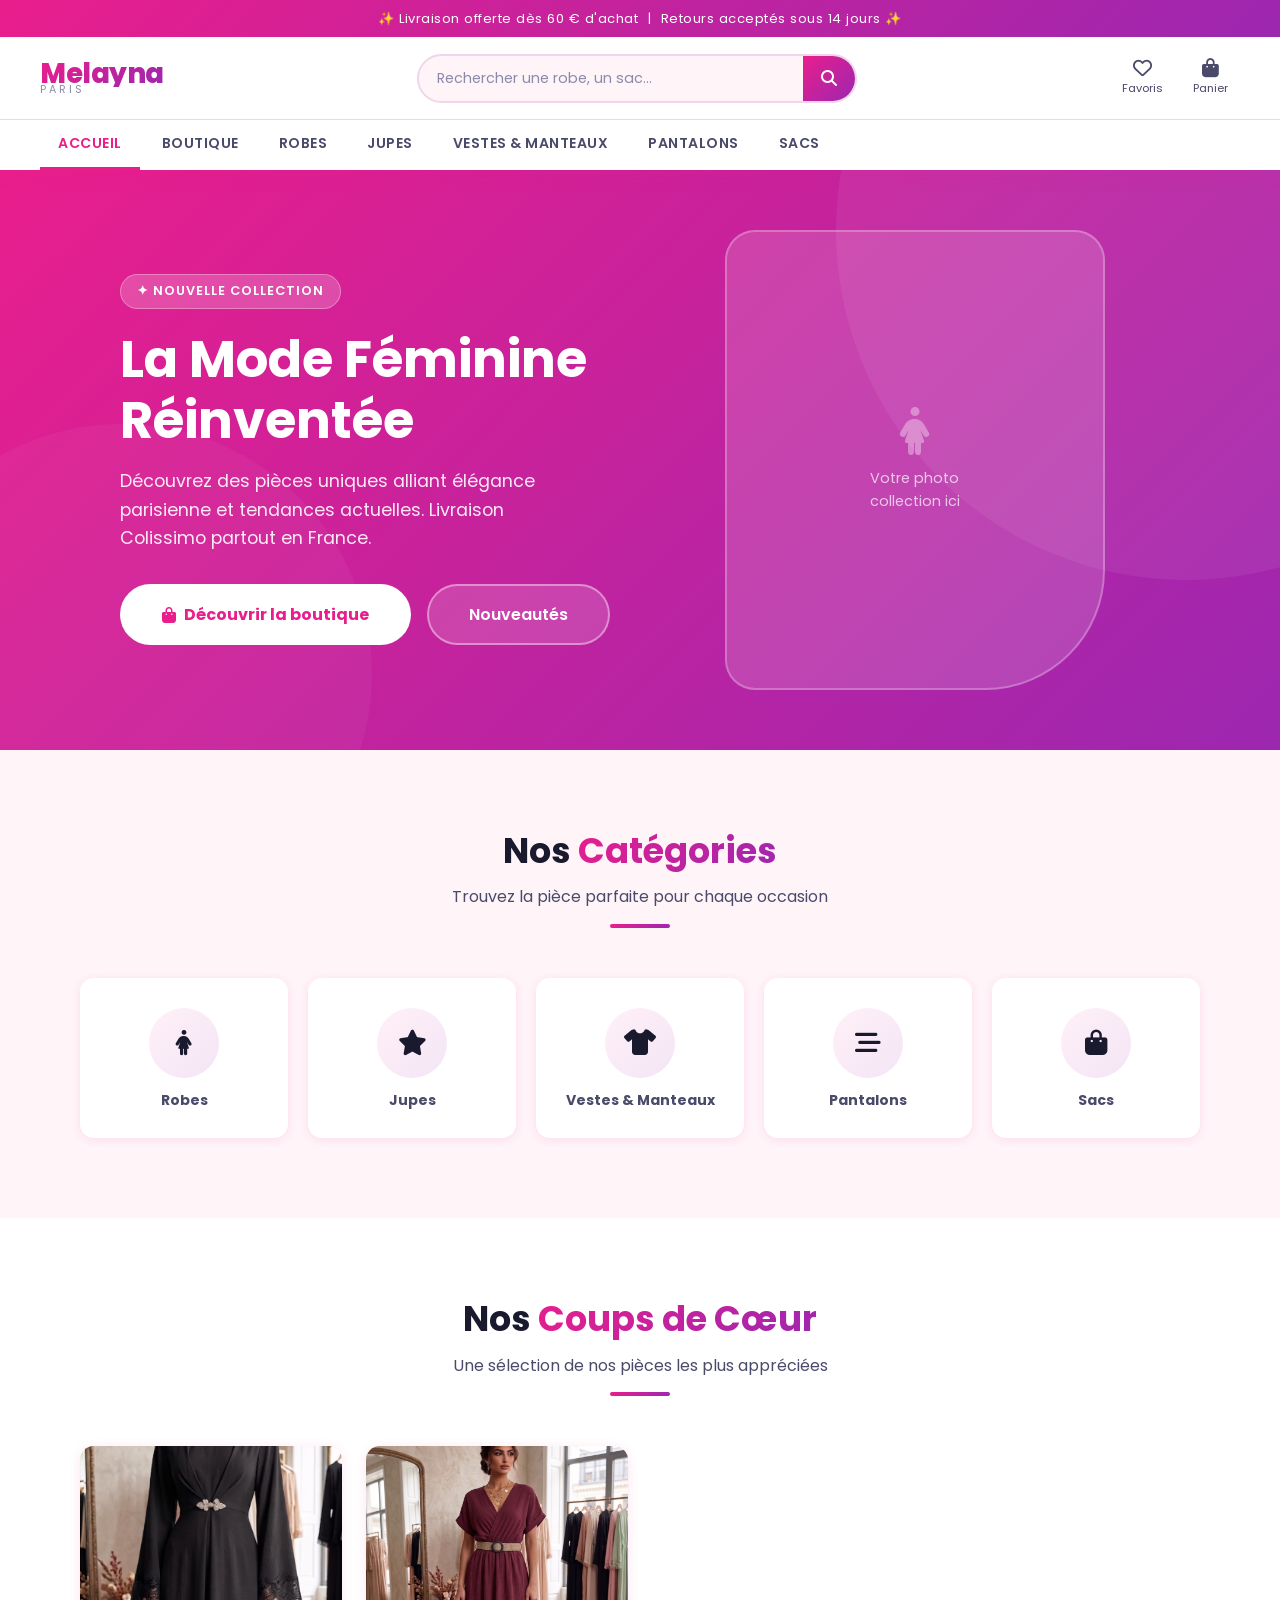
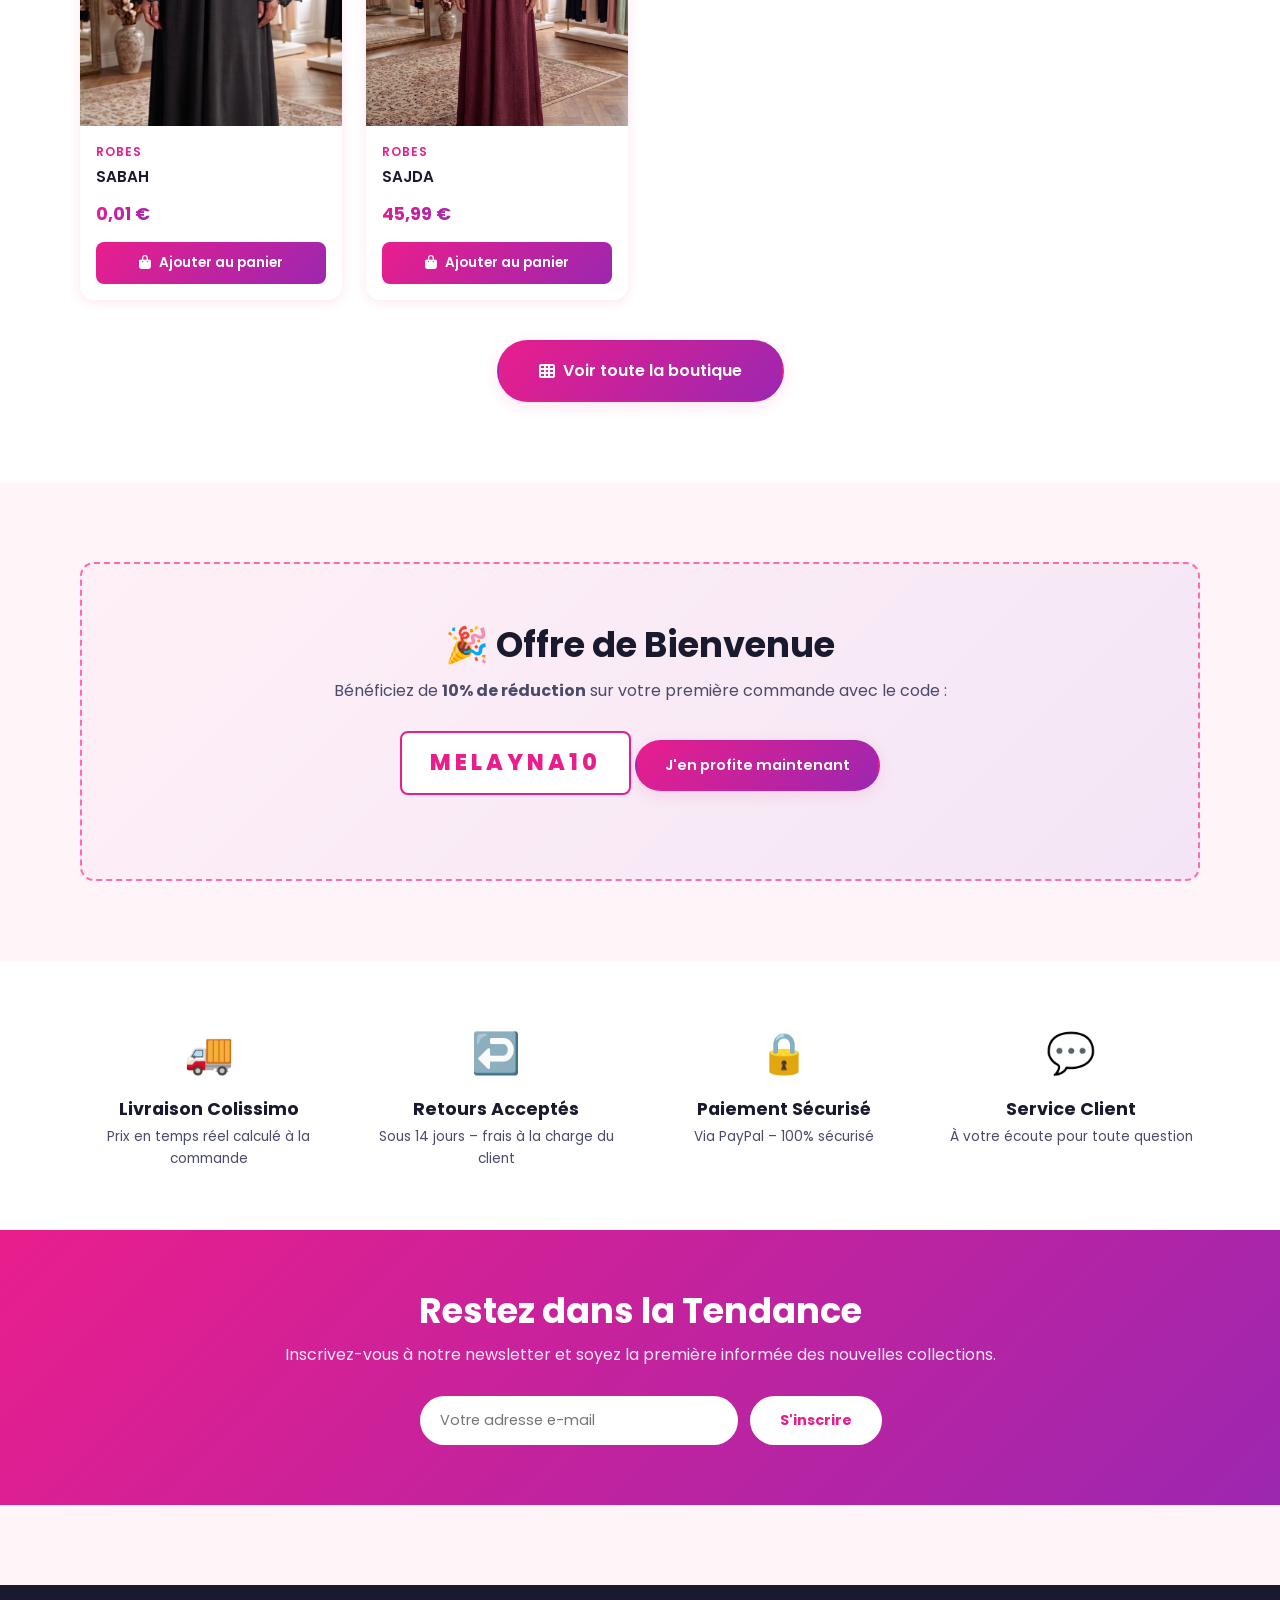
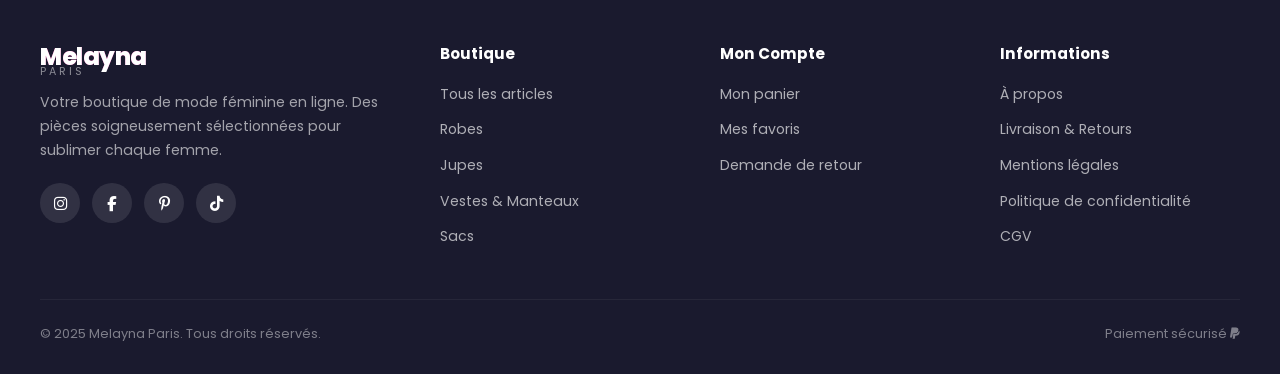
<file: index.html>
<!DOCTYPE html>
<html lang="fr">
<head>
  <meta charset="UTF-8">
  <meta name="viewport" content="width=device-width, initial-scale=1.0">
  <title>Melayna Paris – Mode Féminine</title>
  <meta name="description" content="Melayna Paris – Boutique de vêtements féminins tendance. Robes, jupes, vestes, sacs et plus encore.">
  <link rel="stylesheet" href="https://cdnjs.cloudflare.com/ajax/libs/font-awesome/6.5.0/css/all.min.css">
  <link rel="preconnect" href="https://fonts.googleapis.com">
  <link href="https://fonts.googleapis.com/css2?family=Poppins:wght@300;400;500;600;700;800&display=swap" rel="stylesheet">
  <link rel="stylesheet" href="css/style.css">
</head>
<body>

<!-- HEADER -->
<header class="site-header">
  <div class="header-top">
    ✨ Livraison offerte dès 60 € d'achat &nbsp;|&nbsp; Retours acceptés sous 14 jours ✨
  </div>
  <div class="header-main">
    <a href="index.html" class="logo">
      <span class="logo-name">Melayna</span>
      <span class="logo-sub">Paris</span>
    </a>
    <form class="search-bar" role="search">
      <input type="search" placeholder="Rechercher une robe, un sac…" aria-label="Rechercher">
      <button type="submit" class="search-btn" aria-label="Rechercher"><i class="fas fa-search"></i></button>
    </form>
    <div class="header-actions">
      <button class="action-btn" onclick="window.location='wishlist.html'" aria-label="Mes favoris">
        <i class="far fa-heart"></i>
        <span>Favoris</span>
      </button>
      <button class="action-btn" onclick="window.location='panier.html'" aria-label="Mon panier">
        <i class="fas fa-shopping-bag"></i>
        <span>Panier</span>
        <span class="cart-badge" id="cart-badge" style="display:none">0</span>
      </button>
    </div>
  </div>
  <nav class="header-nav" aria-label="Navigation principale">
    <ul class="nav-list">
      <li class="nav-item"><a href="index.html" class="active">Accueil</a></li>
      <li class="nav-item"><a href="boutique.html">Boutique</a></li>
      <li class="nav-item"><a href="boutique.html?cat=robes">Robes</a></li>
      <li class="nav-item"><a href="boutique.html?cat=jupes">Jupes</a></li>
      <li class="nav-item"><a href="boutique.html?cat=vestes">Vestes & Manteaux</a></li>
      <li class="nav-item"><a href="boutique.html?cat=pantalons">Pantalons</a></li>
      <li class="nav-item"><a href="boutique.html?cat=sacs">Sacs</a></li>
    </ul>
  </nav>
</header>

<!-- HERO -->
<section class="hero" aria-label="Bannière principale">
  <div class="hero-content">
    <div class="hero-text">
      <span class="hero-badge">✦ Nouvelle Collection</span>
      <h1>La Mode Féminine<br>Réinventée</h1>
      <p>Découvrez des pièces uniques alliant élégance parisienne et tendances actuelles. Livraison Colissimo partout en France.</p>
      <div class="hero-actions">
        <a href="boutique.html" class="btn btn-white btn-lg">
          <i class="fas fa-shopping-bag"></i> Découvrir la boutique
        </a>
        <a href="boutique.html?badge=nouveau" class="btn btn-lg" style="background:rgba(255,255,255,0.15);color:#fff;border:2px solid rgba(255,255,255,0.4);">
          Nouveautés
        </a>
      </div>
    </div>
    <div class="hero-image">
      <div class="hero-img-placeholder">
        <i class="fas fa-female"></i>
        <span>Votre photo<br>collection ici</span>
      </div>
    </div>
  </div>
</section>

<!-- CATÉGORIES -->
<section class="section">
  <div class="section-header">
    <h2>Nos <span class="gradient-text">Catégories</span></h2>
    <p>Trouvez la pièce parfaite pour chaque occasion</p>
    <div class="section-divider"></div>
  </div>
  <div class="categories-grid" id="categories-grid"></div>
</section>

<!-- PRODUITS VEDETTES -->
<section style="background:#fff; padding: 80px 0;">
  <div class="section" style="padding-top:0; padding-bottom:0;">
    <div class="section-header">
      <h2>Nos <span class="gradient-text">Coups de Cœur</span></h2>
      <p>Une sélection de nos pièces les plus appréciées</p>
      <div class="section-divider"></div>
    </div>
    <div class="products-grid" id="featured-products"></div>
    <div style="text-align:center; margin-top:40px;">
      <a href="boutique.html" class="btn btn-primary btn-lg">
        <i class="fas fa-th"></i> Voir toute la boutique
      </a>
    </div>
  </div>
</section>

<!-- PROMO BANNER -->
<section class="section">
  <div class="promo-banner">
    <h2>🎉 Offre de Bienvenue</h2>
    <p>Bénéficiez de <strong>10% de réduction</strong> sur votre première commande avec le code :</p>
    <div class="promo-code-display">MELAYNA10</div>
    <a href="boutique.html" class="btn btn-primary">J'en profite maintenant</a>
  </div>
</section>

<!-- AVANTAGES -->
<section style="background:#fff; padding: 60px 0;">
  <div class="section" style="padding-top:0; padding-bottom:0;">
    <div style="display:grid; grid-template-columns:repeat(4,1fr); gap:30px; text-align:center;">
      <div>
        <div style="font-size:2.5rem; margin-bottom:14px;">🚚</div>
        <h4>Livraison Colissimo</h4>
        <p style="font-size:0.85rem; color:var(--text-medium); margin-top:6px;">Prix en temps réel calculé à la commande</p>
      </div>
      <div>
        <div style="font-size:2.5rem; margin-bottom:14px;">↩️</div>
        <h4>Retours Acceptés</h4>
        <p style="font-size:0.85rem; color:var(--text-medium); margin-top:6px;">Sous 14 jours – frais à la charge du client</p>
      </div>
      <div>
        <div style="font-size:2.5rem; margin-bottom:14px;">🔒</div>
        <h4>Paiement Sécurisé</h4>
        <p style="font-size:0.85rem; color:var(--text-medium); margin-top:6px;">Via PayPal – 100% sécurisé</p>
      </div>
      <div>
        <div style="font-size:2.5rem; margin-bottom:14px;">💬</div>
        <h4>Service Client</h4>
        <p style="font-size:0.85rem; color:var(--text-medium); margin-top:6px;">À votre écoute pour toute question</p>
      </div>
    </div>
  </div>
</section>

<!-- NEWSLETTER -->
<section style="background: var(--gradient); padding: 60px 40px; text-align:center; color:#fff;">
  <h2 style="margin-bottom:10px;">Restez dans la Tendance</h2>
  <p style="opacity:0.9; margin-bottom:28px;">Inscrivez-vous à notre newsletter et soyez la première informée des nouvelles collections.</p>
  <form style="display:flex; gap:12px; max-width:440px; margin:0 auto;" onsubmit="subscribeNewsletter(event)">
    <input type="email" placeholder="Votre adresse e-mail" required
      style="flex:1; padding:14px 20px; border-radius:50px; border:none; font-size:0.9rem; outline:none;">
    <button type="submit" class="btn btn-white">S'inscrire</button>
  </form>
</section>

<!-- FOOTER -->
<footer class="site-footer">
  <div class="footer-grid">
    <div class="footer-brand">
      <div class="logo">
        <span class="logo-name">Melayna</span>
        <span class="logo-sub" style="color:rgba(255,255,255,0.5)">Paris</span>
      </div>
      <p>Votre boutique de mode féminine en ligne. Des pièces soigneusement sélectionnées pour sublimer chaque femme.</p>
      <div class="footer-socials">
        <a href="#" class="social-link" aria-label="Instagram"><i class="fab fa-instagram"></i></a>
        <a href="#" class="social-link" aria-label="Facebook"><i class="fab fa-facebook-f"></i></a>
        <a href="#" class="social-link" aria-label="Pinterest"><i class="fab fa-pinterest-p"></i></a>
        <a href="#" class="social-link" aria-label="TikTok"><i class="fab fa-tiktok"></i></a>
      </div>
    </div>
    <div class="footer-col">
      <h4>Boutique</h4>
      <ul>
        <li><a href="boutique.html">Tous les articles</a></li>
        <li><a href="boutique.html?cat=robes">Robes</a></li>
        <li><a href="boutique.html?cat=jupes">Jupes</a></li>
        <li><a href="boutique.html?cat=vestes">Vestes & Manteaux</a></li>
        <li><a href="boutique.html?cat=sacs">Sacs</a></li>
      </ul>
    </div>
    <div class="footer-col">
      <h4>Mon Compte</h4>
      <ul>
        <li><a href="panier.html">Mon panier</a></li>
        <li><a href="wishlist.html">Mes favoris</a></li>
        <li><a href="retour.html">Demande de retour</a></li>
      </ul>
    </div>
    <div class="footer-col">
      <h4>Informations</h4>
      <ul>
        <li><a href="#">À propos</a></li>
        <li><a href="retour.html">Livraison & Retours</a></li>
        <li><a href="mentions-legales.html">Mentions légales</a></li>
        <li><a href="mentions-legales.html#donnees">Politique de confidentialité</a></li>
        <li><a href="cgv.html">CGV</a></li>
      </ul>
    </div>
  </div>
  <div class="footer-bottom">
    <span>© 2025 Melayna Paris. Tous droits réservés.</span>
    <span>Paiement sécurisé <i class="fab fa-paypal"></i></span>
  </div>
</footer>

<!-- Bouton retour haut -->
<button id="back-to-top" aria-label="Retour en haut"
  style="position:fixed;bottom:30px;left:30px;width:44px;height:44px;border-radius:50%;background:var(--gradient);color:#fff;border:none;font-size:1rem;cursor:pointer;box-shadow:0 4px 15px var(--shadow);opacity:0;transition:opacity 0.3s;z-index:900;">
  <i class="fas fa-arrow-up"></i>
</button>

<script src="js/products.js"></script>
<script src="js/cart.js"></script>
<script src="js/main.js"></script>
<script>
function subscribeNewsletter(e) {
  e.preventDefault();
  showToast('<i class="fas fa-check"></i> <span>Merci pour votre inscription !</span>');
  e.target.reset();
}
</script>
</body>
</html>
</file>
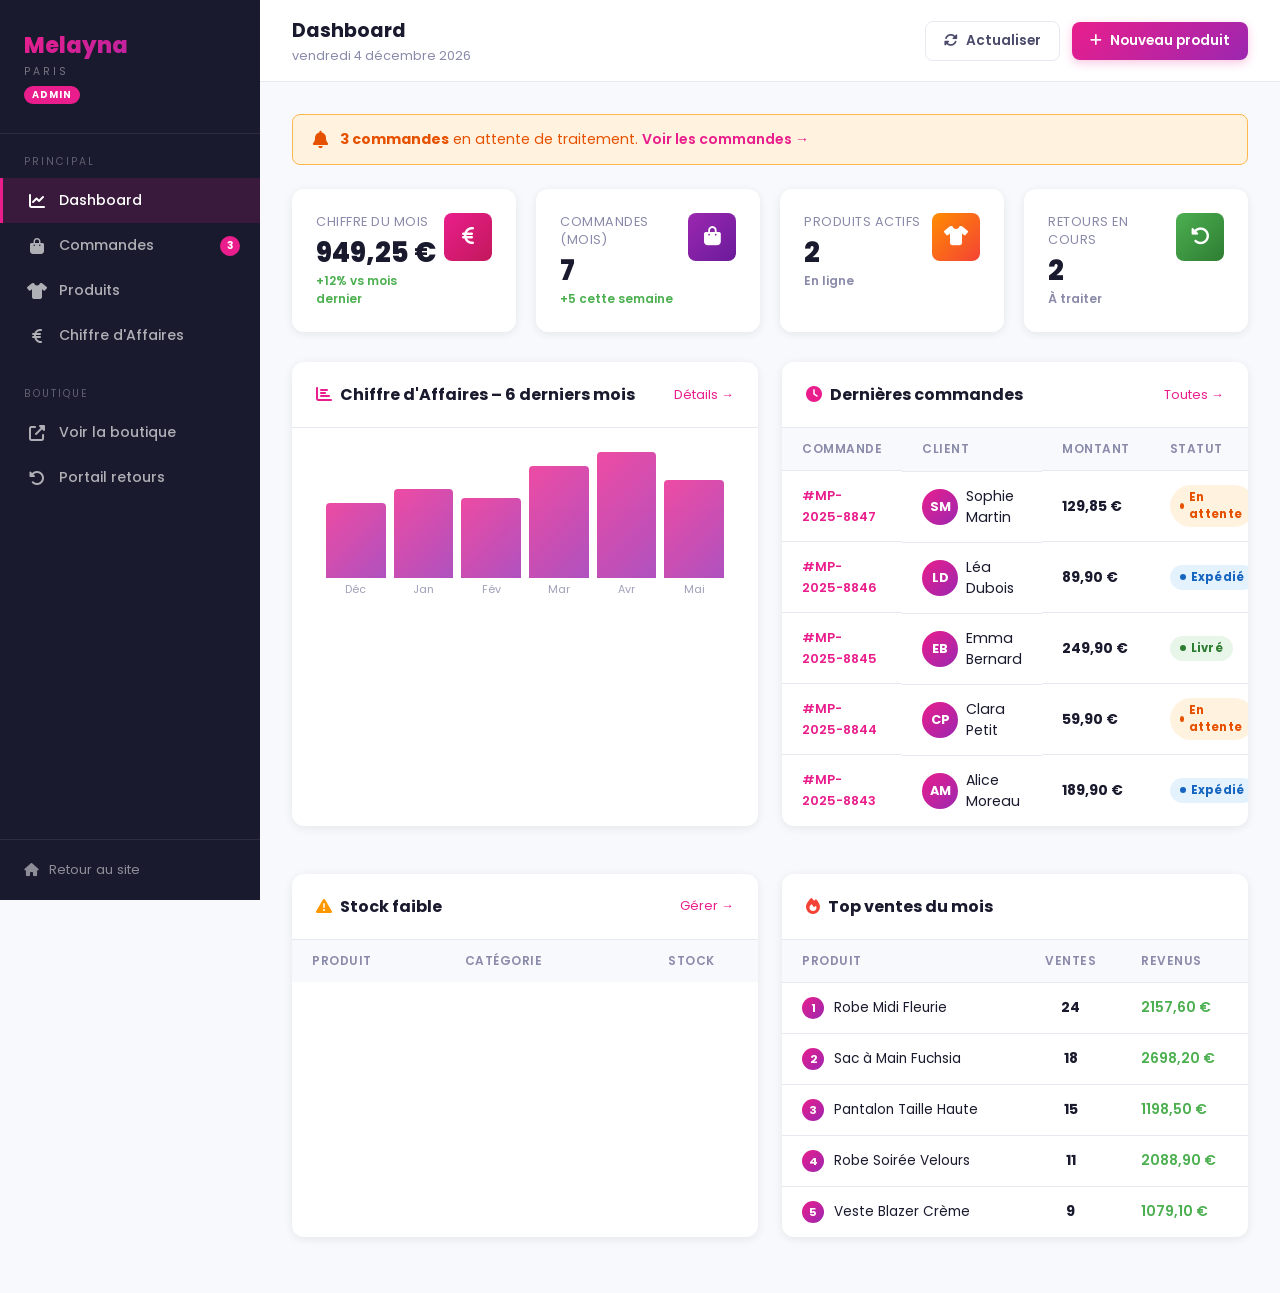
<file: admin/index.html>
<!DOCTYPE html>
<html lang="fr">
<head>
  <meta charset="UTF-8">
  <meta name="viewport" content="width=device-width, initial-scale=1.0">
  <title>Dashboard – Admin Melayna Paris</title>
  <link rel="stylesheet" href="https://cdnjs.cloudflare.com/ajax/libs/font-awesome/6.5.0/css/all.min.css">
  <link href="https://fonts.googleapis.com/css2?family=Poppins:wght@300;400;500;600;700;800&display=swap" rel="stylesheet">
  <link rel="stylesheet" href="../css/admin.css">
</head>
<body>

<!-- SIDEBAR -->
<aside class="admin-sidebar">
  <div class="sidebar-logo">
    <div class="logo-name">Melayna</div>
    <span class="logo-sub">Paris</span>
    <div class="sidebar-badge">Admin</div>
  </div>

  <div class="sidebar-section">
    <div class="sidebar-section-title">Principal</div>
    <a href="index.html" class="sidebar-link active">
      <i class="fas fa-chart-line"></i> Dashboard
    </a>
    <a href="commandes.html" class="sidebar-link">
      <i class="fas fa-shopping-bag"></i> Commandes
      <span class="sidebar-notif" id="notif-orders">3</span>
    </a>
    <a href="produits.html" class="sidebar-link">
      <i class="fas fa-tshirt"></i> Produits
    </a>
    <a href="chiffre-affaire.html" class="sidebar-link">
      <i class="fas fa-euro-sign"></i> Chiffre d'Affaires
    </a>
  </div>

  <div class="sidebar-section">
    <div class="sidebar-section-title">Boutique</div>
    <a href="../index.html" class="sidebar-link" target="_blank">
      <i class="fas fa-external-link-alt"></i> Voir la boutique
    </a>
    <a href="../retour.html" class="sidebar-link" target="_blank">
      <i class="fas fa-undo-alt"></i> Portail retours
    </a>
  </div>

  <div class="sidebar-footer">
    <a href="../index.html"><i class="fas fa-home"></i> Retour au site</a>
  </div>
</aside>

<!-- MAIN -->
<main class="admin-main">
  <div class="admin-topbar">
    <div class="topbar-title">
      <h1>Dashboard</h1>
      <p id="today-date">Chargement…</p>
    </div>
    <div class="topbar-actions">
      <button class="topbar-btn topbar-btn-outline" onclick="location.reload()">
        <i class="fas fa-sync-alt"></i> Actualiser
      </button>
      <button class="topbar-btn topbar-btn-primary" onclick="window.location='produits.html'">
        <i class="fas fa-plus"></i> Nouveau produit
      </button>
    </div>
  </div>

  <div class="admin-content">

    <!-- Alerte commandes en attente -->
    <div style="background:#FFF3E0;border:1px solid #FFB74D;border-radius:var(--radius-sm);padding:14px 20px;margin-bottom:24px;display:flex;align-items:center;gap:12px;font-size:0.88rem;color:#E65100;">
      <i class="fas fa-bell" style="font-size:1.1rem;"></i>
      <span><strong>3 commandes</strong> en attente de traitement. <a href="commandes.html" style="color:var(--primary);font-weight:600;">Voir les commandes →</a></span>
    </div>

    <!-- Stats principales -->
    <div class="stats-grid">
      <div class="stat-card">
        <div>
          <div class="stat-label">Chiffre du mois</div>
          <div class="stat-value" id="ca-month">0 €</div>
          <div class="stat-change up" id="ca-change">+12% vs mois dernier</div>
        </div>
        <div class="stat-icon pink"><i class="fas fa-euro-sign"></i></div>
      </div>
      <div class="stat-card">
        <div>
          <div class="stat-label">Commandes (mois)</div>
          <div class="stat-value" id="orders-month">0</div>
          <div class="stat-change up">+5 cette semaine</div>
        </div>
        <div class="stat-icon purple"><i class="fas fa-shopping-bag"></i></div>
      </div>
      <div class="stat-card">
        <div>
          <div class="stat-label">Produits actifs</div>
          <div class="stat-value" id="products-count">0</div>
          <div class="stat-change" style="color:var(--text-light);">En ligne</div>
        </div>
        <div class="stat-icon orange"><i class="fas fa-tshirt"></i></div>
      </div>
      <div class="stat-card">
        <div>
          <div class="stat-label">Retours en cours</div>
          <div class="stat-value">2</div>
          <div class="stat-change" style="color:var(--text-light);">À traiter</div>
        </div>
        <div class="stat-icon green"><i class="fas fa-undo-alt"></i></div>
      </div>
    </div>

    <!-- Graphique CA + Commandes récentes -->
    <div style="display:grid;grid-template-columns:1fr 1fr;gap:24px;margin-bottom:24px;">

      <!-- Graphique CA mensuel -->
      <div class="admin-card">
        <div class="admin-card-header">
          <h3><i class="fas fa-chart-bar" style="color:var(--primary);margin-right:8px;"></i>Chiffre d'Affaires – 6 derniers mois</h3>
          <a href="chiffre-affaire.html" style="font-size:0.8rem;color:var(--primary);">Détails →</a>
        </div>
        <div class="admin-card-body" style="padding:24px;">
          <div class="chart-bars" id="ca-chart" style="padding-bottom:24px;"></div>
        </div>
      </div>

      <!-- Commandes récentes -->
      <div class="admin-card">
        <div class="admin-card-header">
          <h3><i class="fas fa-clock" style="color:var(--primary);margin-right:8px;"></i>Dernières commandes</h3>
          <a href="commandes.html" style="font-size:0.8rem;color:var(--primary);">Toutes →</a>
        </div>
        <div class="admin-card-body">
          <table class="admin-table" id="recent-orders-table">
            <thead>
              <tr>
                <th>Commande</th>
                <th>Client</th>
                <th>Montant</th>
                <th>Statut</th>
              </tr>
            </thead>
            <tbody id="recent-orders-body"></tbody>
          </table>
        </div>
      </div>
    </div>

    <!-- Produits en stock faible + Top ventes -->
    <div style="display:grid;grid-template-columns:1fr 1fr;gap:24px;">

      <!-- Stock faible -->
      <div class="admin-card">
        <div class="admin-card-header">
          <h3><i class="fas fa-exclamation-triangle" style="color:var(--warning);margin-right:8px;"></i>Stock faible</h3>
          <a href="produits.html" style="font-size:0.8rem;color:var(--primary);">Gérer →</a>
        </div>
        <div class="admin-card-body">
          <table class="admin-table">
            <thead>
              <tr><th>Produit</th><th>Catégorie</th><th class="td-center">Stock</th></tr>
            </thead>
            <tbody id="low-stock-body"></tbody>
          </table>
        </div>
      </div>

      <!-- Top ventes -->
      <div class="admin-card">
        <div class="admin-card-header">
          <h3><i class="fas fa-fire" style="color:var(--error);margin-right:8px;"></i>Top ventes du mois</h3>
        </div>
        <div class="admin-card-body">
          <table class="admin-table">
            <thead>
              <tr><th>Produit</th><th class="td-center">Ventes</th><th>Revenus</th></tr>
            </thead>
            <tbody id="top-sales-body"></tbody>
          </table>
        </div>
      </div>
    </div>
  </div>
</main>

<script src="../js/products.js"></script>
<script>
// Données simulées
const ORDERS = [
  { id:"#MP-2025-8847", client:"Sophie Martin", email:"s.martin@email.fr", date:"08/05/2025", montant:129.85, statut:"En attente", livraison:"En préparation" },
  { id:"#MP-2025-8846", client:"Léa Dubois", email:"lea.d@email.fr", date:"07/05/2025", montant:89.90, statut:"Expédié", livraison:"En transit", tracking:"6V12345678FR" },
  { id:"#MP-2025-8845", client:"Emma Bernard", email:"e.bernard@email.fr", date:"07/05/2025", montant:249.90, statut:"Livré", livraison:"Livré", tracking:"6V09876543FR" },
  { id:"#MP-2025-8844", client:"Clara Petit", email:"c.petit@email.fr", date:"06/05/2025", montant:59.90, statut:"En attente", livraison:"En préparation" },
  { id:"#MP-2025-8843", client:"Alice Moreau", email:"a.moreau@email.fr", date:"05/05/2025", montant:189.90, statut:"Expédié", livraison:"En transit", tracking:"6V11112222FR" },
  { id:"#MP-2025-8842", client:"Chloé Rousseau", email:"c.rousseau@email.fr", date:"04/05/2025", montant:79.90, statut:"Livré", livraison:"Livré" },
  { id:"#MP-2025-8841", client:"Marie Blanc", email:"m.blanc@email.fr", date:"03/05/2025", montant:149.90, statut:"En attente", livraison:"En préparation" },
];

const CA_DATA = [
  { month:"Déc", value:1850 },
  { month:"Jan", value:2200 },
  { month:"Fév", value:1980 },
  { month:"Mar", value:2750 },
  { month:"Avr", value:3100 },
  { month:"Mai", value:2420 },
];

// Date
const now = new Date();
document.getElementById("today-date").textContent = now.toLocaleDateString("fr-FR", { weekday:"long", day:"numeric", month:"long", year:"numeric" });

// Stats
const caMonth = ORDERS.reduce((s, o) => s + o.montant, 0);
document.getElementById("ca-month").textContent = caMonth.toFixed(2).replace(".", ",") + " €";
document.getElementById("orders-month").textContent = ORDERS.length;
document.getElementById("products-count").textContent = PRODUCTS.length;

// Graphique CA
const maxCA = Math.max(...CA_DATA.map(d => d.value));
const chartBars = document.getElementById("ca-chart");
CA_DATA.forEach(d => {
  const bar = document.createElement("div");
  bar.className = "chart-bar";
  bar.style.height = (d.value / maxCA * 100) + "%";
  bar.setAttribute("data-label", d.month);
  bar.title = `${d.month}: ${d.value.toLocaleString("fr-FR")} €`;
  chartBars.appendChild(bar);
});

// Statut badge
function getStatusBadge(statut) {
  const map = { "En attente":"badge-warning", "Expédié":"badge-info", "Livré":"badge-success", "Annulé":"badge-error" };
  return `<span class="status-badge ${map[statut]||"badge-info"}">${statut}</span>`;
}

// Commandes récentes
const recentBody = document.getElementById("recent-orders-body");
ORDERS.slice(0, 5).forEach(o => {
  const initials = o.client.split(" ").map(n => n[0]).join("").toUpperCase();
  recentBody.innerHTML += `
    <tr>
      <td><span style="font-size:0.8rem;font-weight:600;color:var(--primary);">${o.id}</span></td>
      <td style="display:flex;align-items:center;gap:8px;">
        <div class="order-avatar">${initials}</div>
        <span>${o.client}</span>
      </td>
      <td><strong>${o.montant.toFixed(2).replace(".", ",")} €</strong></td>
      <td>${getStatusBadge(o.statut)}</td>
    </tr>`;
});

// Stock faible
const lowStockBody = document.getElementById("low-stock-body");
PRODUCTS.filter(p => p.stock < 10).sort((a,b) => a.stock - b.stock).forEach(p => {
  lowStockBody.innerHTML += `
    <tr>
      <td style="display:flex;align-items:center;gap:10px;">
        <div class="prod-thumb"><i class="fas fa-tshirt"></i></div>
        <span style="font-size:0.85rem;">${p.name.length > 25 ? p.name.slice(0,25)+"…" : p.name}</span>
      </td>
      <td>${getCategoryLabel(p.category)}</td>
      <td class="td-center">
        <span class="status-badge ${p.stock <= 5 ? 'badge-error' : 'badge-warning'}">${p.stock}</span>
      </td>
    </tr>`;
});

// Top ventes simulés
const topSalesData = [
  { name:"Robe Midi Fleurie", ventes:24, rev:2157.60 },
  { name:"Sac à Main Fuchsia", ventes:18, rev:2698.20 },
  { name:"Pantalon Taille Haute", ventes:15, rev:1198.50 },
  { name:"Robe Soirée Velours", ventes:11, rev:2088.90 },
  { name:"Veste Blazer Crème", ventes:9, rev:1079.10 },
];
const topBody = document.getElementById("top-sales-body");
topSalesData.forEach((item, i) => {
  topBody.innerHTML += `
    <tr>
      <td style="display:flex;align-items:center;gap:10px;">
        <span style="width:22px;height:22px;border-radius:50%;background:var(--gradient);color:#fff;font-size:0.7rem;font-weight:700;display:flex;align-items:center;justify-content:center;flex-shrink:0;">${i+1}</span>
        <span style="font-size:0.85rem;">${item.name}</span>
      </td>
      <td class="td-center"><strong>${item.ventes}</strong></td>
      <td style="color:var(--success);font-weight:600;">${item.rev.toFixed(2).replace(".",",")} €</td>
    </tr>`;
});

function getCategoryLabel(catId) {
  const map = { robes:"Robes", jupes:"Jupes", vestes:"Vestes", pantalons:"Pantalons", sacs:"Sacs" };
  return map[catId] || catId;
}
</script>
</body>
</html>
</file>
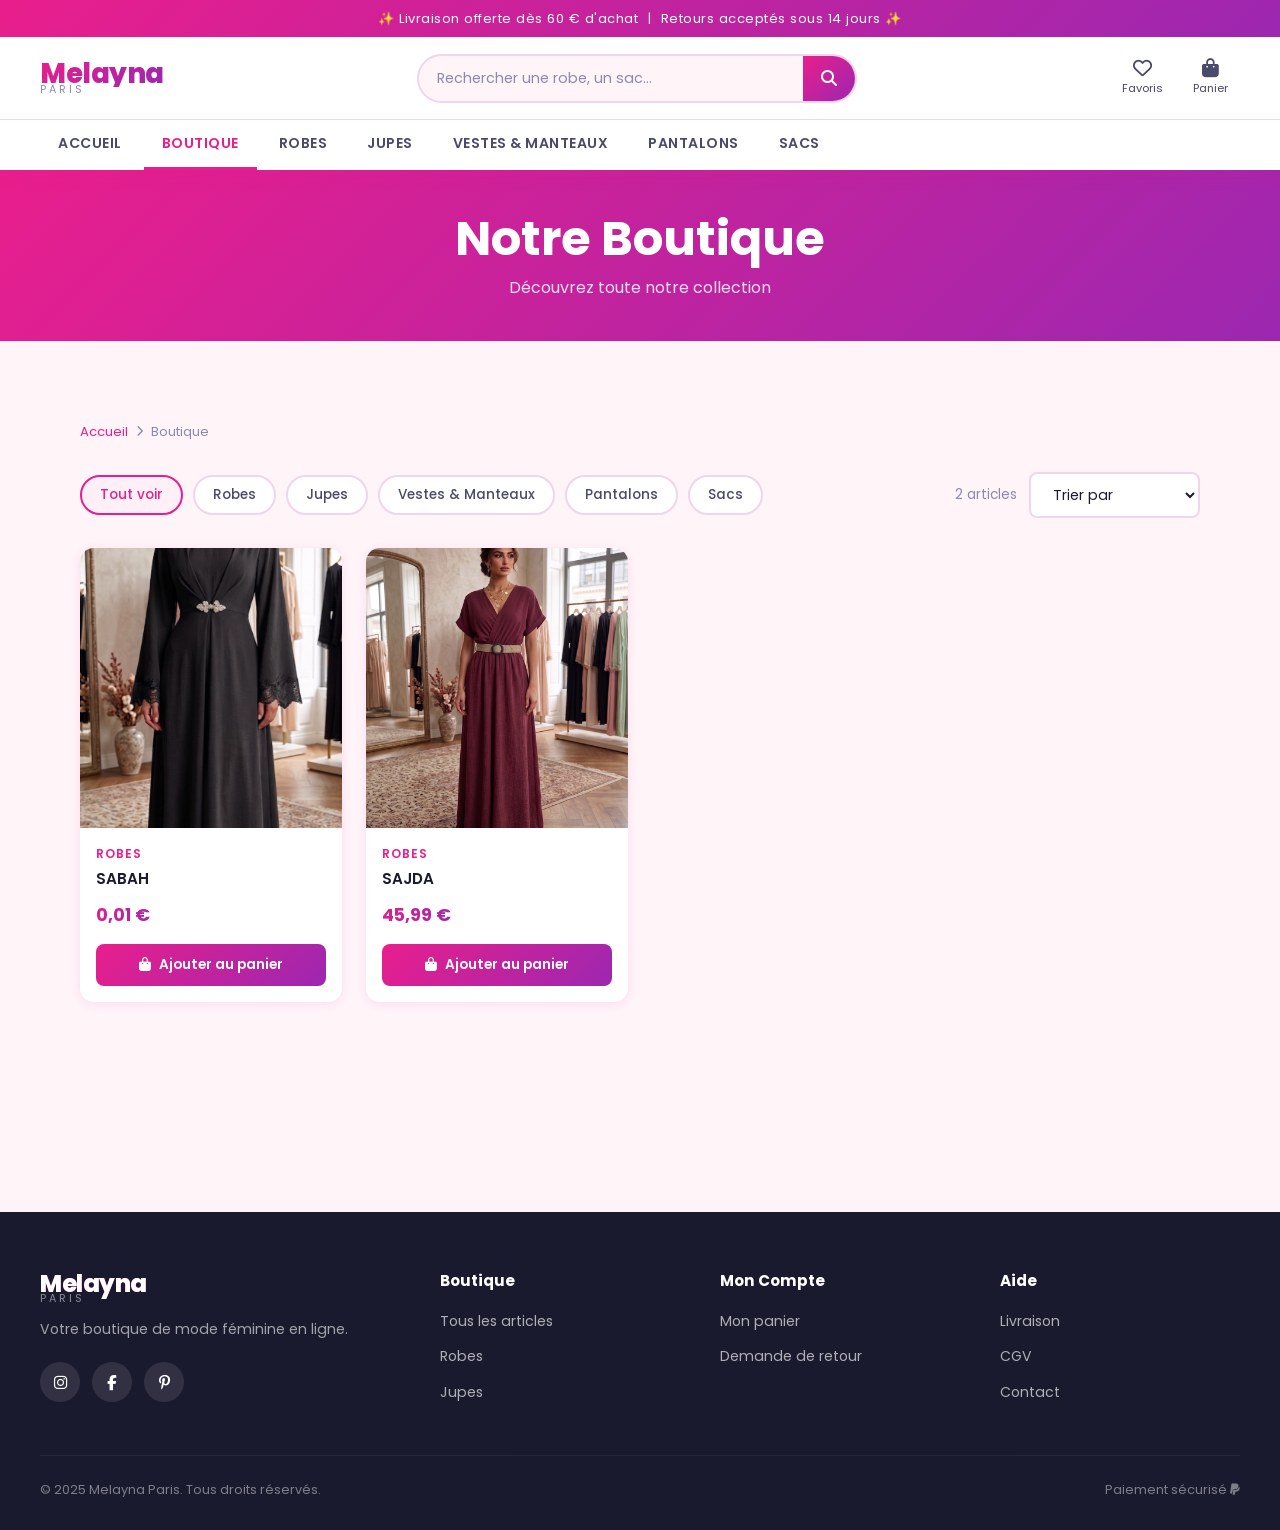
<file: boutique.html>
<!DOCTYPE html>
<html lang="fr">
<head>
  <meta charset="UTF-8">
  <meta name="viewport" content="width=device-width, initial-scale=1.0">
  <title>Boutique – Melayna Paris</title>
  <link rel="stylesheet" href="https://cdnjs.cloudflare.com/ajax/libs/font-awesome/6.5.0/css/all.min.css">
  <link href="https://fonts.googleapis.com/css2?family=Poppins:wght@300;400;500;600;700;800&display=swap" rel="stylesheet">
  <link rel="stylesheet" href="css/style.css">
</head>
<body>

<!-- HEADER -->
<header class="site-header">
  <div class="header-top">
    ✨ Livraison offerte dès 60 € d'achat &nbsp;|&nbsp; Retours acceptés sous 14 jours ✨
  </div>
  <div class="header-main">
    <a href="index.html" class="logo">
      <span class="logo-name">Melayna</span>
      <span class="logo-sub">Paris</span>
    </a>
    <form class="search-bar" role="search">
      <input type="search" placeholder="Rechercher une robe, un sac…" id="search-input" aria-label="Rechercher">
      <button type="submit" class="search-btn"><i class="fas fa-search"></i></button>
    </form>
    <div class="header-actions">
      <button class="action-btn" onclick="window.location='wishlist.html'">
        <i class="far fa-heart"></i><span>Favoris</span>
      </button>
      <button class="action-btn" onclick="window.location='panier.html'">
        <i class="fas fa-shopping-bag"></i><span>Panier</span>
        <span class="cart-badge" id="cart-badge" style="display:none">0</span>
      </button>
    </div>
  </div>
  <nav class="header-nav">
    <ul class="nav-list">
      <li class="nav-item"><a href="index.html">Accueil</a></li>
      <li class="nav-item"><a href="boutique.html" class="active">Boutique</a></li>
      <li class="nav-item"><a href="boutique.html?cat=robes">Robes</a></li>
      <li class="nav-item"><a href="boutique.html?cat=jupes">Jupes</a></li>
      <li class="nav-item"><a href="boutique.html?cat=vestes">Vestes & Manteaux</a></li>
      <li class="nav-item"><a href="boutique.html?cat=pantalons">Pantalons</a></li>
      <li class="nav-item"><a href="boutique.html?cat=sacs">Sacs</a></li>
    </ul>
  </nav>
</header>

<!-- PAGE HEADER -->
<div style="background:var(--gradient); padding:40px; color:#fff; text-align:center;">
  <h1 id="page-title">Notre Boutique</h1>
  <p style="opacity:0.85; margin-top:8px;" id="page-subtitle">Découvrez toute notre collection</p>
</div>

<div class="section">
  <!-- Breadcrumb -->
  <nav class="breadcrumb" aria-label="Fil d'Ariane">
    <a href="index.html">Accueil</a>
    <i class="fas fa-chevron-right"></i>
    <span id="breadcrumb-current">Boutique</span>
  </nav>

  <!-- Filtres -->
  <div class="filters-bar">
    <div class="filter-tags" id="filter-tags">
      <button class="filter-tag active" data-cat="all">Tout voir</button>
      <button class="filter-tag" data-cat="robes">Robes</button>
      <button class="filter-tag" data-cat="jupes">Jupes</button>
      <button class="filter-tag" data-cat="vestes">Vestes & Manteaux</button>
      <button class="filter-tag" data-cat="pantalons">Pantalons</button>
      <button class="filter-tag" data-cat="sacs">Sacs</button>
    </div>
    <div style="display:flex; align-items:center; gap:12px;">
      <span style="font-size:0.85rem; color:var(--text-light);" id="results-count">8 articles</span>
      <select class="sort-select" id="sort-select">
        <option value="default">Trier par</option>
        <option value="price-asc">Prix croissant</option>
        <option value="price-desc">Prix décroissant</option>
        <option value="new">Nouveautés</option>
      </select>
    </div>
  </div>

  <!-- Grille produits -->
  <div class="products-grid" id="products-grid"></div>

  <!-- Pagination -->
  <div class="pagination" id="pagination"></div>
</div>

<!-- FOOTER -->
<footer class="site-footer">
  <div class="footer-grid">
    <div class="footer-brand">
      <div class="logo">
        <span class="logo-name">Melayna</span>
        <span class="logo-sub" style="color:rgba(255,255,255,0.5)">Paris</span>
      </div>
      <p>Votre boutique de mode féminine en ligne.</p>
      <div class="footer-socials">
        <a href="#" class="social-link"><i class="fab fa-instagram"></i></a>
        <a href="#" class="social-link"><i class="fab fa-facebook-f"></i></a>
        <a href="#" class="social-link"><i class="fab fa-pinterest-p"></i></a>
      </div>
    </div>
    <div class="footer-col">
      <h4>Boutique</h4>
      <ul>
        <li><a href="boutique.html">Tous les articles</a></li>
        <li><a href="boutique.html?cat=robes">Robes</a></li>
        <li><a href="boutique.html?cat=jupes">Jupes</a></li>
      </ul>
    </div>
    <div class="footer-col">
      <h4>Mon Compte</h4>
      <ul>
        <li><a href="panier.html">Mon panier</a></li>
        <li><a href="retour.html">Demande de retour</a></li>
      </ul>
    </div>
    <div class="footer-col">
      <h4>Aide</h4>
      <ul>
        <li><a href="#">Livraison</a></li>
        <li><a href="#">CGV</a></li>
        <li><a href="#">Contact</a></li>
      </ul>
    </div>
  </div>
  <div class="footer-bottom">
    <span>© 2025 Melayna Paris. Tous droits réservés.</span>
    <span>Paiement sécurisé <i class="fab fa-paypal"></i></span>
  </div>
</footer>

<button id="back-to-top" aria-label="Retour en haut"
  style="position:fixed;bottom:30px;left:30px;width:44px;height:44px;border-radius:50%;background:var(--gradient);color:#fff;border:none;font-size:1rem;cursor:pointer;box-shadow:0 4px 15px var(--shadow);opacity:0;transition:opacity 0.3s;z-index:900;">
  <i class="fas fa-arrow-up"></i>
</button>

<script src="js/products.js"></script>
<script src="js/cart.js"></script>
<script src="js/main.js"></script>
<script>
let currentCat = "all";
let currentSort = "default";
let searchQuery = "";

// Lire les paramètres URL
const params = new URLSearchParams(window.location.search);
if (params.get("cat")) currentCat = params.get("cat");
if (params.get("q")) searchQuery = params.get("q");

// Activer le bon filtre
document.querySelectorAll(".filter-tag").forEach(btn => {
  btn.classList.toggle("active", btn.dataset.cat === currentCat);
  btn.addEventListener("click", () => {
    currentCat = btn.dataset.cat;
    document.querySelectorAll(".filter-tag").forEach(b => b.classList.remove("active"));
    btn.classList.add("active");
    renderPage();
  });
});

// Tri
document.getElementById("sort-select").addEventListener("change", (e) => {
  currentSort = e.target.value;
  renderPage();
});

// Recherche input
const searchInput = document.getElementById("search-input");
if (searchQuery) searchInput.value = searchQuery;
searchInput.addEventListener("input", (e) => {
  searchQuery = e.target.value.toLowerCase();
  renderPage();
});

function getFilteredProducts() {
  let list = getProductsByCategory(currentCat);
  if (searchQuery) {
    list = list.filter(p => p.name.toLowerCase().includes(searchQuery) || p.category.includes(searchQuery));
  }
  if (currentSort === "price-asc") list = [...list].sort((a,b) => a.price - b.price);
  if (currentSort === "price-desc") list = [...list].sort((a,b) => b.price - a.price);
  if (currentSort === "new") list = [...list].filter(p => p.new).concat(list.filter(p => !p.new));
  return list;
}

function renderPage() {
  const products = getFilteredProducts();
  const grid = document.getElementById("products-grid");
  renderProductCards(products, grid);
  document.getElementById("results-count").textContent = `${products.length} article${products.length !== 1 ? "s" : ""}`;

  // Mettre à jour titre page
  if (currentCat !== "all") {
    const catLabel = getCategoryLabel(currentCat);
    document.getElementById("page-title").textContent = catLabel;
    document.getElementById("page-subtitle").textContent = `Collection ${catLabel.toLowerCase()}`;
    document.getElementById("breadcrumb-current").textContent = catLabel;
    document.title = `${catLabel} – Melayna Paris`;
  }
  if (searchQuery) {
    document.getElementById("page-title").textContent = `Résultats pour "${searchQuery}"`;
    document.getElementById("page-subtitle").textContent = `${products.length} article${products.length !== 1 ? "s" : ""} trouvé${products.length !== 1 ? "s" : ""}`;
  }
}

renderPage();
</script>
</body>
</html>
</file>
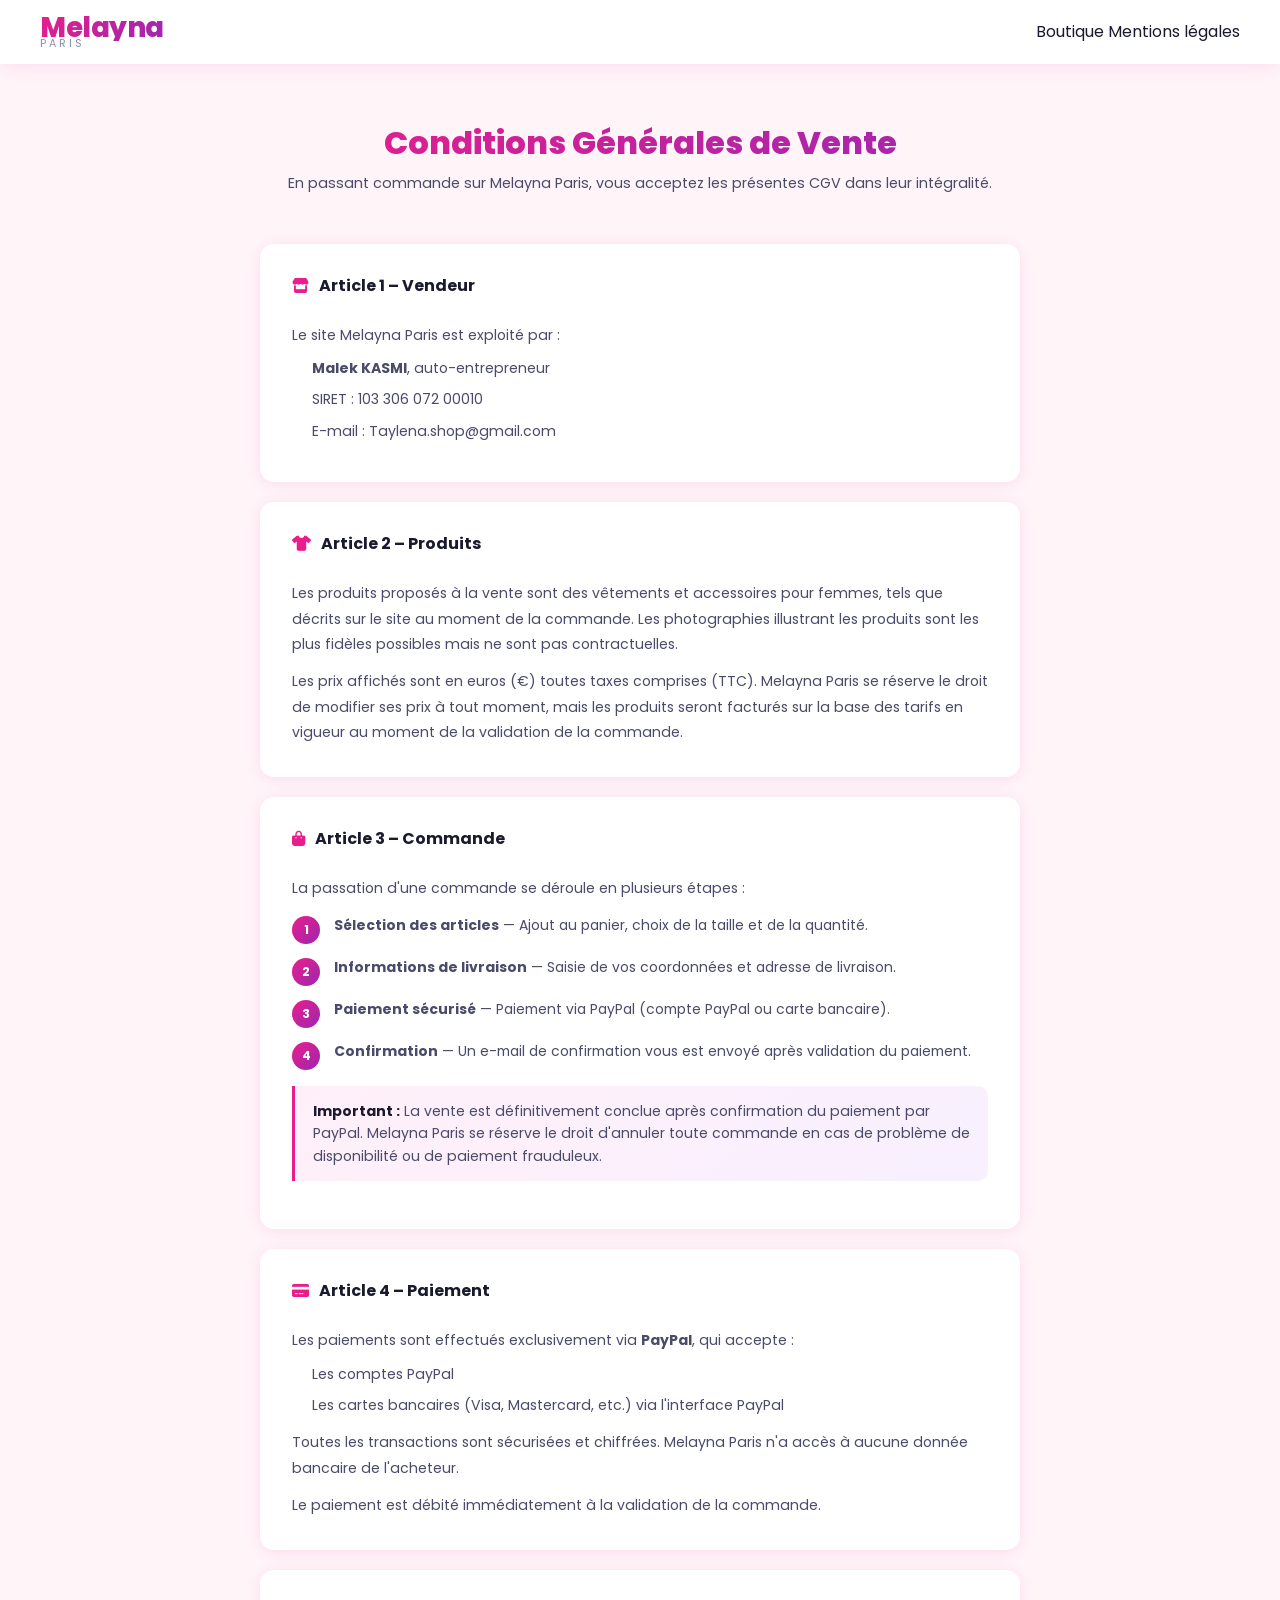
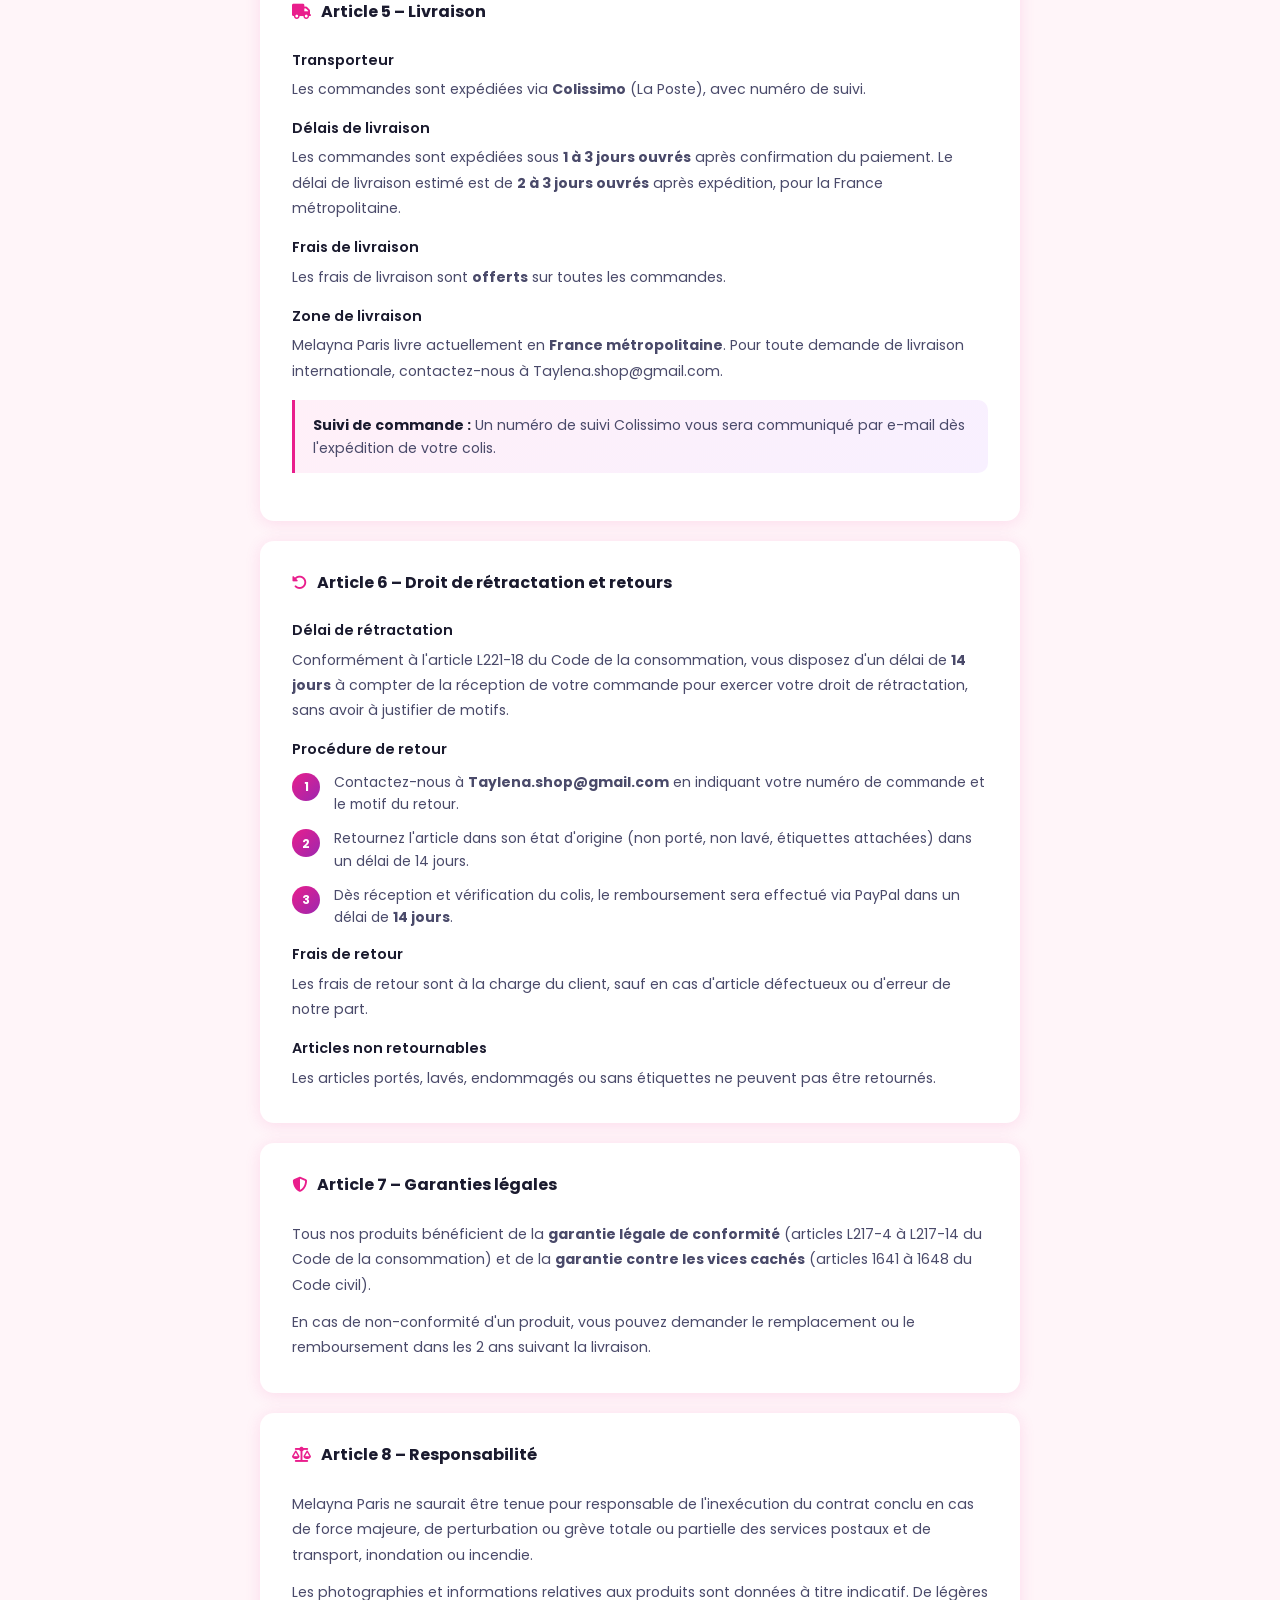
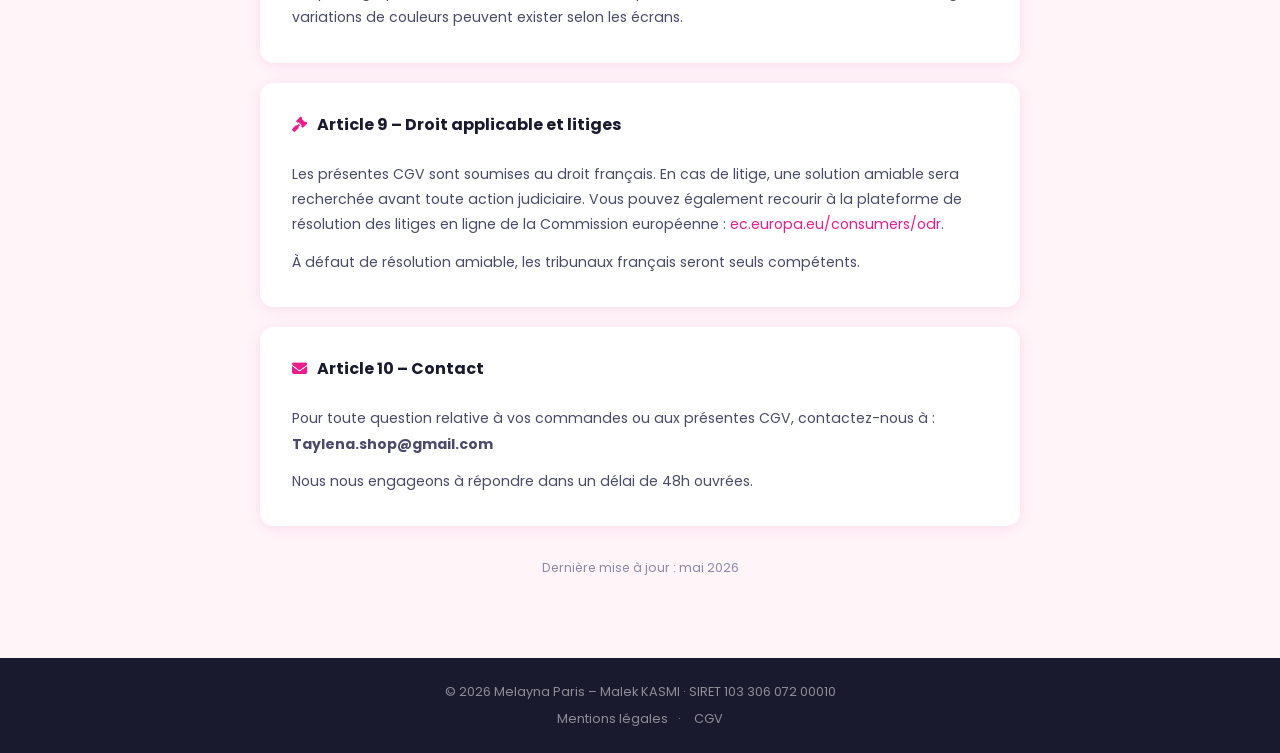
<file: cgv.html>
<!DOCTYPE html>
<html lang="fr">
<head>
  <meta charset="UTF-8">
  <meta name="viewport" content="width=device-width, initial-scale=1.0">
  <title>Conditions Générales de Vente – Melayna Paris</title>
  <link rel="stylesheet" href="https://cdnjs.cloudflare.com/ajax/libs/font-awesome/6.5.0/css/all.min.css">
  <link href="https://fonts.googleapis.com/css2?family=Poppins:wght@300;400;500;600;700;800&display=swap" rel="stylesheet">
  <link rel="stylesheet" href="css/style.css">
  <style>
    .legal-wrap {
      max-width: 800px;
      margin: 0 auto;
      padding: 60px 20px 80px;
    }

    .legal-hero {
      text-align: center;
      margin-bottom: 48px;
    }

    .legal-hero h1 {
      font-size: 2rem;
      font-weight: 800;
      background: var(--gradient);
      -webkit-background-clip: text;
      -webkit-text-fill-color: transparent;
      margin-bottom: 10px;
    }

    .legal-hero p {
      color: var(--text-medium);
      font-size: 0.9rem;
    }

    .legal-section {
      background: #fff;
      border-radius: var(--radius);
      box-shadow: 0 2px 16px var(--shadow);
      padding: 32px;
      margin-bottom: 20px;
    }

    .legal-section h2 {
      font-size: 1rem;
      font-weight: 700;
      color: #1a1a2e;
      margin-bottom: 16px;
      padding-bottom: 12px;
      border-bottom: 2px solid var(--gradient-soft);
      display: flex;
      align-items: center;
      gap: 10px;
    }

    .legal-section h2 i {
      color: var(--primary);
      font-size: 0.95rem;
    }

    .legal-section h3 {
      font-size: 0.9rem;
      font-weight: 600;
      color: #1a1a2e;
      margin: 18px 0 8px;
    }

    .legal-section p,
    .legal-section li {
      font-size: 0.88rem;
      color: var(--text-medium);
      line-height: 1.8;
    }

    .legal-section ul {
      padding-left: 20px;
      margin-top: 8px;
    }

    .legal-section ul li {
      margin-bottom: 6px;
    }

    .highlight-box {
      background: linear-gradient(135deg, #FFF0F8, #F8F0FF);
      border-left: 3px solid var(--primary);
      border-radius: 0 10px 10px 0;
      padding: 14px 18px;
      margin: 16px 0;
      font-size: 0.88rem;
      color: var(--text-medium);
    }

    .highlight-box strong { color: #1a1a2e; }

    .steps {
      display: flex;
      flex-direction: column;
      gap: 12px;
      margin-top: 12px;
    }

    .step {
      display: flex;
      gap: 14px;
      align-items: flex-start;
    }

    .step-num {
      width: 28px;
      height: 28px;
      border-radius: 50%;
      background: var(--gradient);
      color: #fff;
      font-size: 0.75rem;
      font-weight: 700;
      display: flex;
      align-items: center;
      justify-content: center;
      flex-shrink: 0;
      margin-top: 2px;
    }

    .step p {
      margin: 0;
      font-size: 0.87rem;
      color: var(--text-medium);
      line-height: 1.6;
    }

    .legal-update {
      text-align: center;
      font-size: 0.78rem;
      color: var(--text-light);
      margin-top: 32px;
    }
  </style>
</head>
<body>

<header class="site-header">
  <div class="header-main">
    <a href="index.html" class="logo">
      <span class="logo-name">Melayna</span>
      <span class="logo-sub">Paris</span>
    </a>
    <nav class="nav-links">
      <a href="boutique.html">Boutique</a>
      <a href="mentions-legales.html">Mentions légales</a>
    </nav>
  </div>
</header>

<div class="legal-wrap">

  <div class="legal-hero">
    <h1>Conditions Générales de Vente</h1>
    <p>En passant commande sur Melayna Paris, vous acceptez les présentes CGV dans leur intégralité.</p>
  </div>

  <!-- Article 1 – Vendeur -->
  <div class="legal-section">
    <h2><i class="fas fa-store"></i> Article 1 – Vendeur</h2>
    <p>Le site Melayna Paris est exploité par :</p>
    <ul>
      <li><strong>Malek KASMI</strong>, auto-entrepreneur</li>
      <li>SIRET : 103 306 072 00010</li>
      <li>E-mail : Taylena.shop@gmail.com</li>
    </ul>
  </div>

  <!-- Article 2 – Produits -->
  <div class="legal-section">
    <h2><i class="fas fa-tshirt"></i> Article 2 – Produits</h2>
    <p>Les produits proposés à la vente sont des vêtements et accessoires pour femmes, tels que décrits sur le site au moment de la commande. Les photographies illustrant les produits sont les plus fidèles possibles mais ne sont pas contractuelles.</p>
    <p style="margin-top:12px;">Les prix affichés sont en euros (€) toutes taxes comprises (TTC). Melayna Paris se réserve le droit de modifier ses prix à tout moment, mais les produits seront facturés sur la base des tarifs en vigueur au moment de la validation de la commande.</p>
  </div>

  <!-- Article 3 – Commande -->
  <div class="legal-section">
    <h2><i class="fas fa-shopping-bag"></i> Article 3 – Commande</h2>
    <p>La passation d'une commande se déroule en plusieurs étapes :</p>
    <div class="steps">
      <div class="step">
        <div class="step-num">1</div>
        <p><strong>Sélection des articles</strong> — Ajout au panier, choix de la taille et de la quantité.</p>
      </div>
      <div class="step">
        <div class="step-num">2</div>
        <p><strong>Informations de livraison</strong> — Saisie de vos coordonnées et adresse de livraison.</p>
      </div>
      <div class="step">
        <div class="step-num">3</div>
        <p><strong>Paiement sécurisé</strong> — Paiement via PayPal (compte PayPal ou carte bancaire).</p>
      </div>
      <div class="step">
        <div class="step-num">4</div>
        <p><strong>Confirmation</strong> — Un e-mail de confirmation vous est envoyé après validation du paiement.</p>
      </div>
    </div>
    <div class="highlight-box" style="margin-top:16px;">
      <strong>Important :</strong> La vente est définitivement conclue après confirmation du paiement par PayPal. Melayna Paris se réserve le droit d'annuler toute commande en cas de problème de disponibilité ou de paiement frauduleux.
    </div>
  </div>

  <!-- Article 4 – Paiement -->
  <div class="legal-section">
    <h2><i class="fas fa-credit-card"></i> Article 4 – Paiement</h2>
    <p>Les paiements sont effectués exclusivement via <strong>PayPal</strong>, qui accepte :</p>
    <ul>
      <li>Les comptes PayPal</li>
      <li>Les cartes bancaires (Visa, Mastercard, etc.) via l'interface PayPal</li>
    </ul>
    <p style="margin-top:12px;">Toutes les transactions sont sécurisées et chiffrées. Melayna Paris n'a accès à aucune donnée bancaire de l'acheteur.</p>
    <p style="margin-top:12px;">Le paiement est débité immédiatement à la validation de la commande.</p>
  </div>

  <!-- Article 5 – Livraison -->
  <div class="legal-section">
    <h2><i class="fas fa-truck"></i> Article 5 – Livraison</h2>
    <h3>Transporteur</h3>
    <p>Les commandes sont expédiées via <strong>Colissimo</strong> (La Poste), avec numéro de suivi.</p>

    <h3>Délais de livraison</h3>
    <p>Les commandes sont expédiées sous <strong>1 à 3 jours ouvrés</strong> après confirmation du paiement. Le délai de livraison estimé est de <strong>2 à 3 jours ouvrés</strong> après expédition, pour la France métropolitaine.</p>

    <h3>Frais de livraison</h3>
    <p>Les frais de livraison sont <strong>offerts</strong> sur toutes les commandes.</p>

    <h3>Zone de livraison</h3>
    <p>Melayna Paris livre actuellement en <strong>France métropolitaine</strong>. Pour toute demande de livraison internationale, contactez-nous à Taylena.shop@gmail.com.</p>

    <div class="highlight-box">
      <strong>Suivi de commande :</strong> Un numéro de suivi Colissimo vous sera communiqué par e-mail dès l'expédition de votre colis.
    </div>
  </div>

  <!-- Article 6 – Rétractation et retours -->
  <div class="legal-section">
    <h2><i class="fas fa-undo-alt"></i> Article 6 – Droit de rétractation et retours</h2>
    <h3>Délai de rétractation</h3>
    <p>Conformément à l'article L221-18 du Code de la consommation, vous disposez d'un délai de <strong>14 jours</strong> à compter de la réception de votre commande pour exercer votre droit de rétractation, sans avoir à justifier de motifs.</p>

    <h3>Procédure de retour</h3>
    <div class="steps">
      <div class="step">
        <div class="step-num">1</div>
        <p>Contactez-nous à <strong>Taylena.shop@gmail.com</strong> en indiquant votre numéro de commande et le motif du retour.</p>
      </div>
      <div class="step">
        <div class="step-num">2</div>
        <p>Retournez l'article dans son état d'origine (non porté, non lavé, étiquettes attachées) dans un délai de 14 jours.</p>
      </div>
      <div class="step">
        <div class="step-num">3</div>
        <p>Dès réception et vérification du colis, le remboursement sera effectué via PayPal dans un délai de <strong>14 jours</strong>.</p>
      </div>
    </div>

    <h3>Frais de retour</h3>
    <p>Les frais de retour sont à la charge du client, sauf en cas d'article défectueux ou d'erreur de notre part.</p>

    <h3>Articles non retournables</h3>
    <p>Les articles portés, lavés, endommagés ou sans étiquettes ne peuvent pas être retournés.</p>
  </div>

  <!-- Article 7 – Garanties -->
  <div class="legal-section">
    <h2><i class="fas fa-shield-alt"></i> Article 7 – Garanties légales</h2>
    <p>Tous nos produits bénéficient de la <strong>garantie légale de conformité</strong> (articles L217-4 à L217-14 du Code de la consommation) et de la <strong>garantie contre les vices cachés</strong> (articles 1641 à 1648 du Code civil).</p>
    <p style="margin-top:12px;">En cas de non-conformité d'un produit, vous pouvez demander le remplacement ou le remboursement dans les 2 ans suivant la livraison.</p>
  </div>

  <!-- Article 8 – Responsabilité -->
  <div class="legal-section">
    <h2><i class="fas fa-balance-scale"></i> Article 8 – Responsabilité</h2>
    <p>Melayna Paris ne saurait être tenue pour responsable de l'inexécution du contrat conclu en cas de force majeure, de perturbation ou grève totale ou partielle des services postaux et de transport, inondation ou incendie.</p>
    <p style="margin-top:12px;">Les photographies et informations relatives aux produits sont données à titre indicatif. De légères variations de couleurs peuvent exister selon les écrans.</p>
  </div>

  <!-- Article 9 – Droit applicable -->
  <div class="legal-section">
    <h2><i class="fas fa-gavel"></i> Article 9 – Droit applicable et litiges</h2>
    <p>Les présentes CGV sont soumises au droit français. En cas de litige, une solution amiable sera recherchée avant toute action judiciaire. Vous pouvez également recourir à la plateforme de résolution des litiges en ligne de la Commission européenne : <a href="https://ec.europa.eu/consumers/odr" target="_blank" style="color:var(--primary);">ec.europa.eu/consumers/odr</a>.</p>
    <p style="margin-top:12px;">À défaut de résolution amiable, les tribunaux français seront seuls compétents.</p>
  </div>

  <!-- Article 10 – Contact -->
  <div class="legal-section">
    <h2><i class="fas fa-envelope"></i> Article 10 – Contact</h2>
    <p>Pour toute question relative à vos commandes ou aux présentes CGV, contactez-nous à : <strong>Taylena.shop@gmail.com</strong></p>
    <p style="margin-top:12px;">Nous nous engageons à répondre dans un délai de 48h ouvrées.</p>
  </div>

  <p class="legal-update">Dernière mise à jour : mai 2026</p>

</div>

<footer style="background:#1a1a2e;color:rgba(255,255,255,0.5);text-align:center;padding:24px;font-size:0.8rem;">
  <p>© 2026 Melayna Paris – Malek KASMI · SIRET 103 306 072 00010</p>
  <p style="margin-top:6px;">
    <a href="mentions-legales.html" style="color:rgba(255,255,255,0.5);text-decoration:none;margin:0 10px;">Mentions légales</a>·
    <a href="cgv.html" style="color:rgba(255,255,255,0.5);text-decoration:none;margin:0 10px;">CGV</a>
  </p>
</footer>

</body>
</html>
</file>
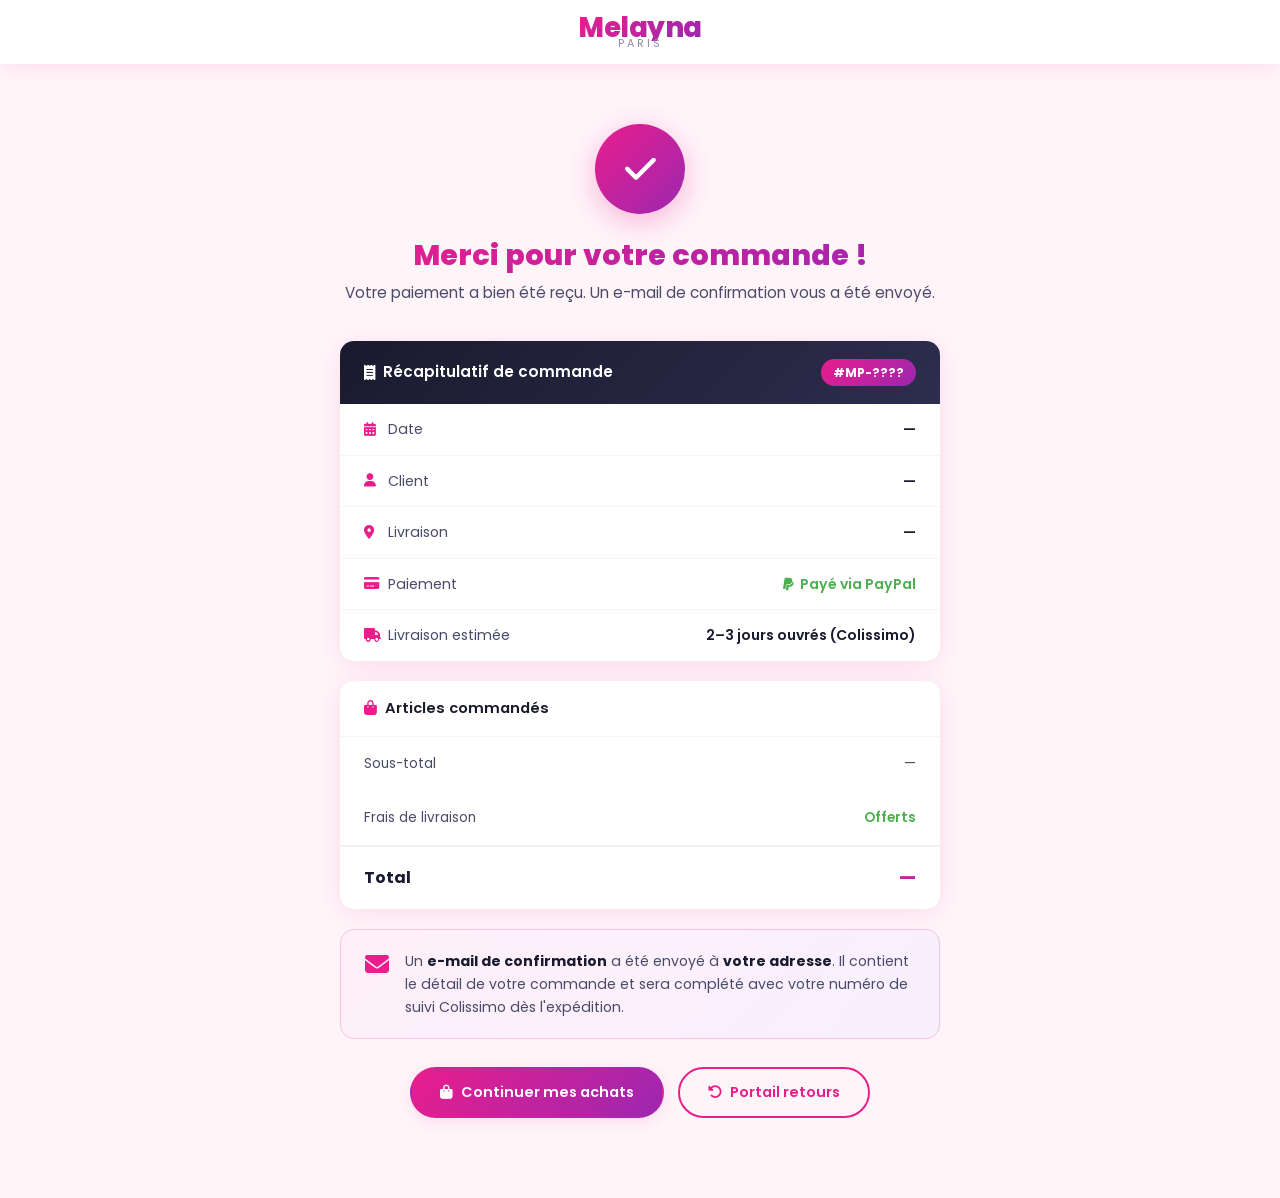
<file: confirmation.html>
<!DOCTYPE html>
<html lang="fr">
<head>
  <meta charset="UTF-8">
  <meta name="viewport" content="width=device-width, initial-scale=1.0">
  <title>Commande Confirmée – Melayna Paris</title>
  <link rel="stylesheet" href="https://cdnjs.cloudflare.com/ajax/libs/font-awesome/6.5.0/css/all.min.css">
  <link href="https://fonts.googleapis.com/css2?family=Poppins:wght@300;400;500;600;700;800&display=swap" rel="stylesheet">
  <link rel="stylesheet" href="css/style.css">
  <style>
    .confirm-wrap {
      max-width: 640px;
      margin: 0 auto;
      padding: 60px 20px 80px;
    }

    /* Icône succès animée */
    .success-icon {
      width: 90px;
      height: 90px;
      border-radius: 50%;
      background: linear-gradient(135deg, var(--primary), var(--secondary));
      color: #fff;
      font-size: 2.2rem;
      display: flex;
      align-items: center;
      justify-content: center;
      margin: 0 auto 24px;
      animation: pop 0.4s ease;
      box-shadow: 0 8px 30px rgba(233,30,140,0.3);
    }

    @keyframes pop {
      0%   { transform: scale(0.4); opacity: 0; }
      70%  { transform: scale(1.1); }
      100% { transform: scale(1); opacity: 1; }
    }

    .confirm-title {
      text-align: center;
      font-size: 1.8rem;
      font-weight: 800;
      background: var(--gradient);
      -webkit-background-clip: text;
      -webkit-text-fill-color: transparent;
      margin-bottom: 8px;
    }

    .confirm-subtitle {
      text-align: center;
      color: var(--text-medium);
      font-size: 0.95rem;
      margin-bottom: 36px;
    }

    /* Bloc récap */
    .recap-card {
      background: #fff;
      border-radius: var(--radius);
      box-shadow: 0 4px 24px var(--shadow);
      overflow: hidden;
      margin-bottom: 20px;
    }

    .recap-header {
      background: linear-gradient(135deg, #1a1a2e, #2d2d4e);
      color: #fff;
      padding: 18px 24px;
      display: flex;
      align-items: center;
      justify-content: space-between;
    }

    .recap-header h3 {
      font-size: 0.95rem;
      font-weight: 600;
      display: flex;
      align-items: center;
      gap: 8px;
    }

    .order-num-badge {
      background: linear-gradient(135deg, var(--primary), var(--secondary));
      color: #fff;
      font-size: 0.75rem;
      font-weight: 700;
      padding: 4px 12px;
      border-radius: 20px;
    }

    .recap-body {
      padding: 0;
    }

    /* Infos ligne */
    .recap-row {
      display: flex;
      justify-content: space-between;
      align-items: center;
      padding: 14px 24px;
      border-bottom: 1px solid #f5f5f5;
      font-size: 0.88rem;
    }

    .recap-row:last-child {
      border-bottom: none;
    }

    .recap-label {
      color: var(--text-medium);
      display: flex;
      align-items: center;
      gap: 8px;
    }

    .recap-label i {
      width: 16px;
      color: var(--primary);
      font-size: 0.85rem;
    }

    .recap-value {
      font-weight: 600;
      color: #1a1a2e;
      text-align: right;
    }

    .status-paid {
      color: var(--success);
      display: flex;
      align-items: center;
      gap: 6px;
    }

    /* Articles commandés */
    .items-card {
      background: #fff;
      border-radius: var(--radius);
      box-shadow: 0 4px 24px var(--shadow);
      overflow: hidden;
      margin-bottom: 20px;
    }

    .items-header {
      padding: 16px 24px;
      border-bottom: 1px solid #f5f5f5;
      font-size: 0.92rem;
      font-weight: 600;
      color: #1a1a2e;
      display: flex;
      align-items: center;
      gap: 8px;
    }

    .items-header i {
      color: var(--primary);
    }

    .item-row {
      display: flex;
      align-items: center;
      gap: 16px;
      padding: 14px 24px;
      border-bottom: 1px solid #f8f8f8;
    }

    .item-row:last-child {
      border-bottom: none;
    }

    .item-thumb {
      width: 50px;
      height: 50px;
      border-radius: 10px;
      background: var(--gradient-soft);
      display: flex;
      align-items: center;
      justify-content: center;
      flex-shrink: 0;
      overflow: hidden;
    }

    .item-thumb img {
      width: 100%;
      height: 100%;
      object-fit: cover;
    }

    .item-thumb i {
      color: var(--primary);
      font-size: 1.1rem;
    }

    .item-info {
      flex: 1;
    }

    .item-name {
      font-size: 0.88rem;
      font-weight: 600;
      color: #1a1a2e;
    }

    .item-meta {
      font-size: 0.75rem;
      color: var(--text-light);
      margin-top: 2px;
    }

    .item-price {
      font-weight: 700;
      color: var(--primary);
      font-size: 0.9rem;
      white-space: nowrap;
    }

    /* Total */
    .total-row {
      display: flex;
      justify-content: space-between;
      align-items: center;
      padding: 16px 24px;
      font-size: 0.88rem;
    }

    .total-row.grand-total {
      border-top: 2px solid #f0f0f0;
      font-size: 1rem;
      font-weight: 700;
    }

    .grand-total .total-label { color: #1a1a2e; }
    .grand-total .total-value {
      font-size: 1.2rem;
      background: var(--gradient);
      -webkit-background-clip: text;
      -webkit-text-fill-color: transparent;
    }

    /* Email notif */
    .email-notif {
      background: linear-gradient(135deg, #FFF0F8, #F8F0FF);
      border: 1px solid #f8c0e0;
      border-radius: var(--radius);
      padding: 20px 24px;
      display: flex;
      align-items: flex-start;
      gap: 16px;
      margin-bottom: 28px;
    }

    .email-notif i {
      font-size: 1.5rem;
      color: var(--primary);
      flex-shrink: 0;
      margin-top: 2px;
    }

    .email-notif p {
      font-size: 0.88rem;
      color: var(--text-medium);
      line-height: 1.6;
    }

    .email-notif strong { color: #1a1a2e; }

    /* Boutons */
    .confirm-actions {
      display: flex;
      gap: 14px;
      justify-content: center;
      flex-wrap: wrap;
    }
  </style>
</head>
<body>

<header class="site-header">
  <div class="header-main" style="justify-content:center;">
    <a href="index.html" class="logo" style="text-align:center;">
      <span class="logo-name">Melayna</span>
      <span class="logo-sub">Paris</span>
    </a>
  </div>
</header>

<div class="confirm-wrap">

  <!-- Icône succès -->
  <div class="success-icon">
    <i class="fas fa-check"></i>
  </div>

  <h1 class="confirm-title">Merci pour votre commande !</h1>
  <p class="confirm-subtitle" id="confirm-subtitle">Votre paiement a bien été reçu. Nous préparons votre colis avec soin.</p>

  <!-- Récapitulatif commande -->
  <div class="recap-card">
    <div class="recap-header">
      <h3><i class="fas fa-receipt"></i> Récapitulatif de commande</h3>
      <span class="order-num-badge" id="order-num">#MP-XXXX</span>
    </div>
    <div class="recap-body">
      <div class="recap-row">
        <span class="recap-label"><i class="fas fa-calendar-alt"></i> Date</span>
        <span class="recap-value" id="order-date">—</span>
      </div>
      <div class="recap-row">
        <span class="recap-label"><i class="fas fa-user"></i> Client</span>
        <span class="recap-value" id="order-client">—</span>
      </div>
      <div class="recap-row">
        <span class="recap-label"><i class="fas fa-map-marker-alt"></i> Livraison</span>
        <span class="recap-value" id="order-address" style="max-width:240px;line-height:1.5;">—</span>
      </div>
      <div class="recap-row">
        <span class="recap-label"><i class="fas fa-credit-card"></i> Paiement</span>
        <span class="recap-value status-paid"><i class="fab fa-paypal"></i> Payé via PayPal</span>
      </div>
      <div class="recap-row">
        <span class="recap-label"><i class="fas fa-truck"></i> Livraison estimée</span>
        <span class="recap-value">2–3 jours ouvrés (Colissimo)</span>
      </div>
    </div>
  </div>

  <!-- Articles commandés -->
  <div class="items-card">
    <div class="items-header">
      <i class="fas fa-shopping-bag"></i> Articles commandés
    </div>
    <div id="items-list">
      <!-- Rempli par JS -->
    </div>
    <div class="total-row" style="color:var(--text-medium);font-size:0.85rem;">
      <span>Sous-total</span>
      <span id="subtotal">—</span>
    </div>
    <div class="total-row" style="color:var(--text-medium);font-size:0.85rem;">
      <span>Frais de livraison</span>
      <span style="color:var(--success);font-weight:600;">Offerts</span>
    </div>
    <div class="total-row grand-total">
      <span class="total-label">Total</span>
      <span class="total-value" id="total">—</span>
    </div>
  </div>

  <!-- Notification email -->
  <div class="email-notif">
    <i class="fas fa-envelope"></i>
    <p>
      Un <strong>e-mail de confirmation</strong> a été envoyé à <strong id="order-email">votre adresse</strong>.
      Il contient le détail de votre commande et sera complété avec votre numéro de suivi Colissimo dès l'expédition.
    </p>
  </div>

  <!-- Actions -->
  <div class="confirm-actions">
    <a href="boutique.html" class="btn btn-primary">
      <i class="fas fa-shopping-bag"></i> Continuer mes achats
    </a>
    <a href="retour.html" class="btn btn-outline">
      <i class="fas fa-undo-alt"></i> Portail retours
    </a>
  </div>

</div>

<script>
(function() {
  // Récupérer les données de commande depuis localStorage
  let order = null;
  try {
    order = JSON.parse(localStorage.getItem("last_order"));
  } catch(e) {}

  // Numéro de commande
  let orderNum = "#MP-????";
  if (order && order.db_id) {
    orderNum = "#MP-" + String(order.db_id).padStart(4, "0");
  } else if (order && order.paypal_id) {
    orderNum = "#MP-" + order.paypal_id.slice(-6).toUpperCase();
  }
  document.getElementById("order-num").textContent = orderNum;

  if (!order) {
    // Pas de données → message générique
    document.getElementById("confirm-subtitle").textContent =
      "Votre paiement a bien été reçu. Un e-mail de confirmation vous a été envoyé.";
    return;
  }

  // Date
  document.getElementById("order-date").textContent = order.date || new Date().toLocaleDateString("fr-FR");

  // Client
  const client = [order.prenom, order.nom].filter(Boolean).join(" ");
  document.getElementById("order-client").textContent = client || "—";
  document.getElementById("confirm-subtitle").textContent =
    "Merci " + (order.prenom || "") + " ! Votre paiement a bien été reçu.";

  // Adresse
  const addrParts = [order.adresse, order.code_postal, order.ville].filter(Boolean);
  document.getElementById("order-address").innerHTML = addrParts.join("<br>") || "—";

  // Email
  if (order.email) {
    document.getElementById("order-email").textContent = order.email;
  }

  // Articles
  const itemsList = document.getElementById("items-list");
  const produits = order.produits || [];

  if (produits.length === 0) {
    itemsList.innerHTML = '<div style="padding:16px 24px;color:#aaa;font-size:0.85rem;">Aucun article</div>';
  } else {
    produits.forEach(function(p) {
      const qty = p.quantity || p.qty || 1;
      const price = (p.price || 0) * qty;
      const img = (p.images && p.images[0]) ? p.images[0] : null;

      const thumbHTML = img
        ? `<img src="${img}" alt="${p.name}">`
        : `<i class="fas fa-tshirt"></i>`;

      const meta = [
        p.size ? "Taille : " + p.size : null,
        p.color ? "Couleur : " + p.color : null,
        "Qté : " + qty
      ].filter(Boolean).join(" · ");

      itemsList.innerHTML += `
        <div class="item-row">
          <div class="item-thumb">${thumbHTML}</div>
          <div class="item-info">
            <div class="item-name">${p.name || "Article"}</div>
            <div class="item-meta">${meta}</div>
          </div>
          <div class="item-price">${price.toFixed(2).replace(".", ",")} €</div>
        </div>`;
    });
  }

  // Totaux
  const fmt = v => parseFloat(v || 0).toFixed(2).replace(".", ",") + " €";
  document.getElementById("subtotal").textContent = fmt(order.sous_total);
  document.getElementById("total").textContent = fmt(order.total);
})();
</script>

</body>
</html>
</file>
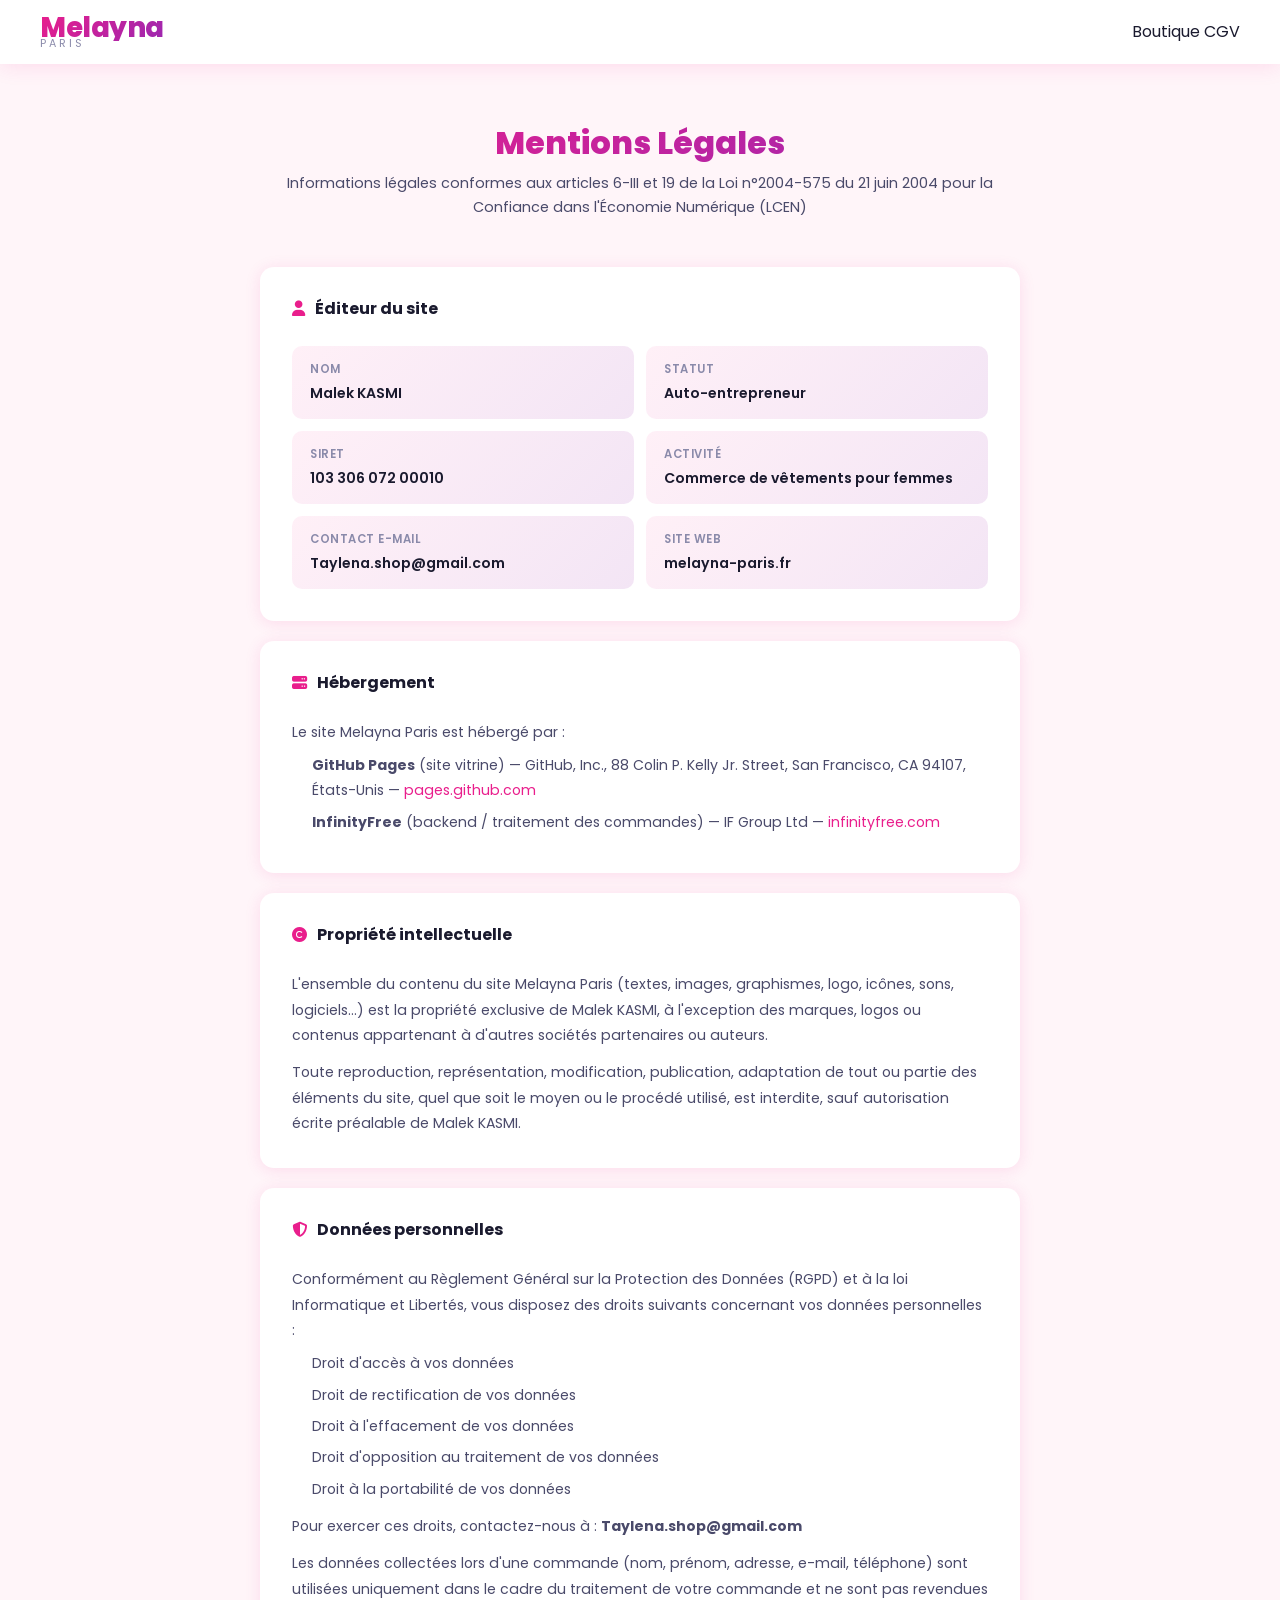
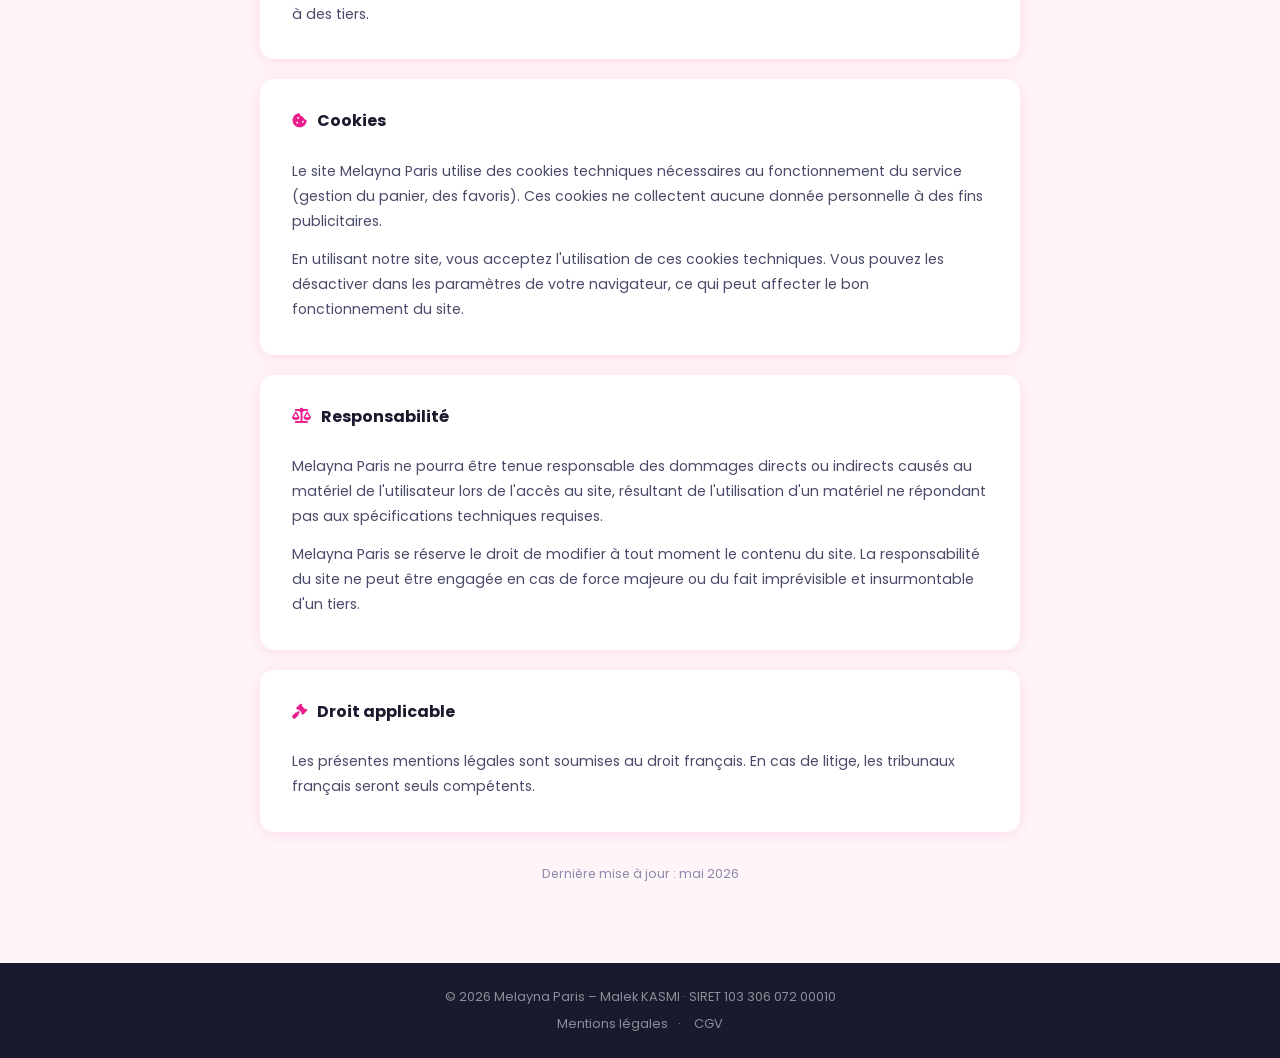
<file: mentions-legales.html>
<!DOCTYPE html>
<html lang="fr">
<head>
  <meta charset="UTF-8">
  <meta name="viewport" content="width=device-width, initial-scale=1.0">
  <title>Mentions Légales – Melayna Paris</title>
  <link rel="stylesheet" href="https://cdnjs.cloudflare.com/ajax/libs/font-awesome/6.5.0/css/all.min.css">
  <link href="https://fonts.googleapis.com/css2?family=Poppins:wght@300;400;500;600;700;800&display=swap" rel="stylesheet">
  <link rel="stylesheet" href="css/style.css">
  <style>
    .legal-wrap {
      max-width: 800px;
      margin: 0 auto;
      padding: 60px 20px 80px;
    }

    .legal-hero {
      text-align: center;
      margin-bottom: 48px;
    }

    .legal-hero h1 {
      font-size: 2rem;
      font-weight: 800;
      background: var(--gradient);
      -webkit-background-clip: text;
      -webkit-text-fill-color: transparent;
      margin-bottom: 10px;
    }

    .legal-hero p {
      color: var(--text-medium);
      font-size: 0.9rem;
    }

    .legal-section {
      background: #fff;
      border-radius: var(--radius);
      box-shadow: 0 2px 16px var(--shadow);
      padding: 32px;
      margin-bottom: 20px;
    }

    .legal-section h2 {
      font-size: 1rem;
      font-weight: 700;
      color: #1a1a2e;
      margin-bottom: 16px;
      padding-bottom: 12px;
      border-bottom: 2px solid var(--gradient-soft);
      display: flex;
      align-items: center;
      gap: 10px;
    }

    .legal-section h2 i {
      color: var(--primary);
      font-size: 0.95rem;
    }

    .legal-section p,
    .legal-section li {
      font-size: 0.88rem;
      color: var(--text-medium);
      line-height: 1.8;
    }

    .legal-section ul {
      padding-left: 20px;
      margin-top: 8px;
    }

    .legal-section ul li {
      margin-bottom: 6px;
    }

    .info-grid {
      display: grid;
      grid-template-columns: 1fr 1fr;
      gap: 12px;
      margin-top: 4px;
    }

    .info-item {
      background: var(--gradient-soft);
      border-radius: 10px;
      padding: 14px 18px;
    }

    .info-item .info-label {
      font-size: 0.72rem;
      color: var(--text-light);
      text-transform: uppercase;
      letter-spacing: 0.5px;
      font-weight: 600;
      margin-bottom: 4px;
    }

    .info-item .info-value {
      font-size: 0.88rem;
      font-weight: 600;
      color: #1a1a2e;
    }

    .legal-update {
      text-align: center;
      font-size: 0.78rem;
      color: var(--text-light);
      margin-top: 32px;
    }

    @media (max-width: 600px) {
      .info-grid { grid-template-columns: 1fr; }
    }
  </style>
</head>
<body>

<header class="site-header">
  <div class="header-main">
    <a href="index.html" class="logo">
      <span class="logo-name">Melayna</span>
      <span class="logo-sub">Paris</span>
    </a>
    <nav class="nav-links">
      <a href="boutique.html">Boutique</a>
      <a href="cgv.html">CGV</a>
    </nav>
  </div>
</header>

<div class="legal-wrap">

  <div class="legal-hero">
    <h1>Mentions Légales</h1>
    <p>Informations légales conformes aux articles 6-III et 19 de la Loi n°2004-575 du 21 juin 2004 pour la Confiance dans l'Économie Numérique (LCEN)</p>
  </div>

  <!-- Éditeur du site -->
  <div class="legal-section">
    <h2><i class="fas fa-user"></i> Éditeur du site</h2>
    <div class="info-grid">
      <div class="info-item">
        <div class="info-label">Nom</div>
        <div class="info-value">Malek KASMI</div>
      </div>
      <div class="info-item">
        <div class="info-label">Statut</div>
        <div class="info-value">Auto-entrepreneur</div>
      </div>
      <div class="info-item">
        <div class="info-label">SIRET</div>
        <div class="info-value">103 306 072 00010</div>
      </div>
      <div class="info-item">
        <div class="info-label">Activité</div>
        <div class="info-value">Commerce de vêtements pour femmes</div>
      </div>
      <div class="info-item">
        <div class="info-label">Contact e-mail</div>
        <div class="info-value">Taylena.shop@gmail.com</div>
      </div>
      <div class="info-item">
        <div class="info-label">Site web</div>
        <div class="info-value">melayna-paris.fr</div>
      </div>
    </div>
  </div>

  <!-- Hébergement -->
  <div class="legal-section">
    <h2><i class="fas fa-server"></i> Hébergement</h2>
    <p>Le site Melayna Paris est hébergé par :</p>
    <ul>
      <li><strong>GitHub Pages</strong> (site vitrine) — GitHub, Inc., 88 Colin P. Kelly Jr. Street, San Francisco, CA 94107, États-Unis — <a href="https://pages.github.com" target="_blank" style="color:var(--primary);">pages.github.com</a></li>
      <li><strong>InfinityFree</strong> (backend / traitement des commandes) — IF Group Ltd — <a href="https://infinityfree.com" target="_blank" style="color:var(--primary);">infinityfree.com</a></li>
    </ul>
  </div>

  <!-- Propriété intellectuelle -->
  <div class="legal-section">
    <h2><i class="fas fa-copyright"></i> Propriété intellectuelle</h2>
    <p>L'ensemble du contenu du site Melayna Paris (textes, images, graphismes, logo, icônes, sons, logiciels…) est la propriété exclusive de Malek KASMI, à l'exception des marques, logos ou contenus appartenant à d'autres sociétés partenaires ou auteurs.</p>
    <p style="margin-top:12px;">Toute reproduction, représentation, modification, publication, adaptation de tout ou partie des éléments du site, quel que soit le moyen ou le procédé utilisé, est interdite, sauf autorisation écrite préalable de Malek KASMI.</p>
  </div>

  <!-- Données personnelles -->
  <div class="legal-section">
    <h2><i class="fas fa-shield-alt"></i> Données personnelles</h2>
    <p>Conformément au Règlement Général sur la Protection des Données (RGPD) et à la loi Informatique et Libertés, vous disposez des droits suivants concernant vos données personnelles :</p>
    <ul>
      <li>Droit d'accès à vos données</li>
      <li>Droit de rectification de vos données</li>
      <li>Droit à l'effacement de vos données</li>
      <li>Droit d'opposition au traitement de vos données</li>
      <li>Droit à la portabilité de vos données</li>
    </ul>
    <p style="margin-top:12px;">Pour exercer ces droits, contactez-nous à : <strong>Taylena.shop@gmail.com</strong></p>
    <p style="margin-top:12px;">Les données collectées lors d'une commande (nom, prénom, adresse, e-mail, téléphone) sont utilisées uniquement dans le cadre du traitement de votre commande et ne sont pas revendues à des tiers.</p>
  </div>

  <!-- Cookies -->
  <div class="legal-section">
    <h2><i class="fas fa-cookie-bite"></i> Cookies</h2>
    <p>Le site Melayna Paris utilise des cookies techniques nécessaires au fonctionnement du service (gestion du panier, des favoris). Ces cookies ne collectent aucune donnée personnelle à des fins publicitaires.</p>
    <p style="margin-top:12px;">En utilisant notre site, vous acceptez l'utilisation de ces cookies techniques. Vous pouvez les désactiver dans les paramètres de votre navigateur, ce qui peut affecter le bon fonctionnement du site.</p>
  </div>

  <!-- Responsabilité -->
  <div class="legal-section">
    <h2><i class="fas fa-balance-scale"></i> Responsabilité</h2>
    <p>Melayna Paris ne pourra être tenue responsable des dommages directs ou indirects causés au matériel de l'utilisateur lors de l'accès au site, résultant de l'utilisation d'un matériel ne répondant pas aux spécifications techniques requises.</p>
    <p style="margin-top:12px;">Melayna Paris se réserve le droit de modifier à tout moment le contenu du site. La responsabilité du site ne peut être engagée en cas de force majeure ou du fait imprévisible et insurmontable d'un tiers.</p>
  </div>

  <!-- Droit applicable -->
  <div class="legal-section">
    <h2><i class="fas fa-gavel"></i> Droit applicable</h2>
    <p>Les présentes mentions légales sont soumises au droit français. En cas de litige, les tribunaux français seront seuls compétents.</p>
  </div>

  <p class="legal-update">Dernière mise à jour : mai 2026</p>

</div>

<footer style="background:#1a1a2e;color:rgba(255,255,255,0.5);text-align:center;padding:24px;font-size:0.8rem;">
  <p>© 2026 Melayna Paris – Malek KASMI · SIRET 103 306 072 00010</p>
  <p style="margin-top:6px;">
    <a href="mentions-legales.html" style="color:rgba(255,255,255,0.5);text-decoration:none;margin:0 10px;">Mentions légales</a>·
    <a href="cgv.html" style="color:rgba(255,255,255,0.5);text-decoration:none;margin:0 10px;">CGV</a>
  </p>
</footer>

</body>
</html>
</file>
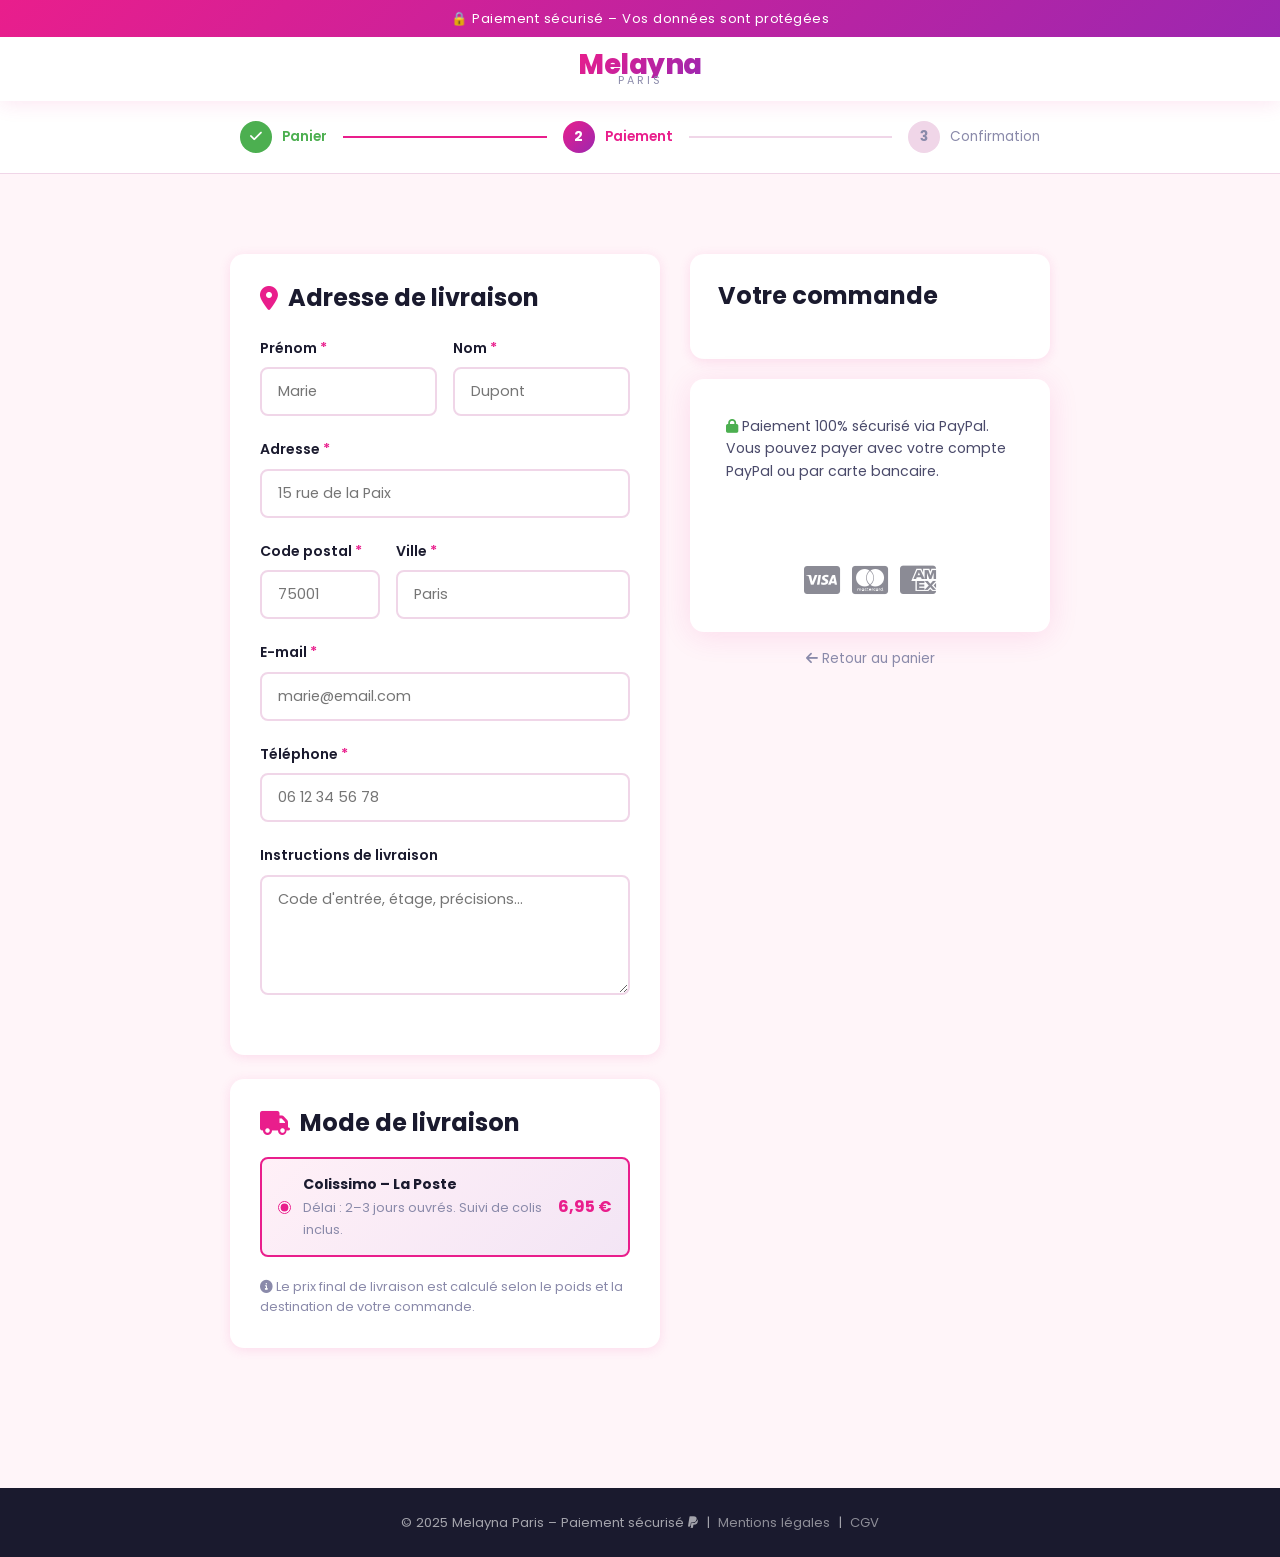
<file: paiement.html>
<!DOCTYPE html>
<html lang="fr">
<head>
  <meta charset="UTF-8">
  <meta name="viewport" content="width=device-width, initial-scale=1.0">
  <title>Paiement – Melayna Paris</title>
  <link rel="stylesheet" href="https://cdnjs.cloudflare.com/ajax/libs/font-awesome/6.5.0/css/all.min.css">
  <link href="https://fonts.googleapis.com/css2?family=Poppins:wght@300;400;500;600;700;800&display=swap" rel="stylesheet">
  <link rel="stylesheet" href="css/style.css">
</head>
<body>

<!-- HEADER simplifié pour le tunnel de paiement -->
<header class="site-header">
  <div class="header-top">🔒 Paiement sécurisé – Vos données sont protégées</div>
  <div class="header-main" style="justify-content:center;">
    <a href="index.html" class="logo" style="text-align:center;">
      <span class="logo-name">Melayna</span>
      <span class="logo-sub">Paris</span>
    </a>
  </div>
</header>

<!-- ÉTAPES CHECKOUT -->
<div style="background:#fff; border-bottom:1px solid var(--border); padding:20px 40px;">
  <div style="max-width:800px; margin:0 auto; display:flex; align-items:center; justify-content:center; gap:0;">
    <div style="display:flex;align-items:center;gap:10px;color:var(--success);">
      <div style="width:32px;height:32px;border-radius:50%;background:var(--success);color:#fff;display:flex;align-items:center;justify-content:center;font-size:0.85rem;font-weight:700;">
        <i class="fas fa-check"></i>
      </div>
      <span style="font-size:0.85rem;font-weight:600;">Panier</span>
    </div>
    <div style="flex:1;height:2px;background:var(--primary);margin:0 16px;"></div>
    <div style="display:flex;align-items:center;gap:10px;color:var(--primary);">
      <div style="width:32px;height:32px;border-radius:50%;background:var(--gradient);color:#fff;display:flex;align-items:center;justify-content:center;font-size:0.85rem;font-weight:700;">2</div>
      <span style="font-size:0.85rem;font-weight:600;color:var(--primary);">Paiement</span>
    </div>
    <div style="flex:1;height:2px;background:var(--border);margin:0 16px;"></div>
    <div style="display:flex;align-items:center;gap:10px;color:var(--text-light);">
      <div style="width:32px;height:32px;border-radius:50%;background:var(--border);color:var(--text-light);display:flex;align-items:center;justify-content:center;font-size:0.85rem;font-weight:700;">3</div>
      <span style="font-size:0.85rem;">Confirmation</span>
    </div>
  </div>
</div>

<div class="section" style="max-width:900px;">
  <div style="display:grid; grid-template-columns:1fr 360px; gap:30px; align-items:start;">

    <!-- Formulaire de livraison -->
    <div>
      <div style="background:#fff;border-radius:var(--radius);padding:30px;box-shadow:0 2px 12px var(--shadow);margin-bottom:24px;">
        <h3 style="margin-bottom:24px;display:flex;align-items:center;gap:10px;">
          <i class="fas fa-map-marker-alt" style="color:var(--primary);"></i>
          Adresse de livraison
        </h3>
        <form id="shipping-form">
          <div style="display:grid;grid-template-columns:1fr 1fr;gap:16px;">
            <div class="form-group">
              <label>Prénom <span>*</span></label>
              <input type="text" class="form-control" required placeholder="Marie">
            </div>
            <div class="form-group">
              <label>Nom <span>*</span></label>
              <input type="text" class="form-control" required placeholder="Dupont">
            </div>
          </div>
          <div class="form-group">
            <label>Adresse <span>*</span></label>
            <input type="text" class="form-control" required placeholder="15 rue de la Paix">
          </div>
          <div style="display:grid;grid-template-columns:120px 1fr;gap:16px;">
            <div class="form-group">
              <label>Code postal <span>*</span></label>
              <input type="text" class="form-control" required placeholder="75001" maxlength="5">
            </div>
            <div class="form-group">
              <label>Ville <span>*</span></label>
              <input type="text" class="form-control" required placeholder="Paris">
            </div>
          </div>
          <div class="form-group">
            <label>E-mail <span>*</span></label>
            <input type="email" class="form-control" required placeholder="marie@email.com">
          </div>
          <div class="form-group">
            <label>Téléphone <span>*</span></label>
            <input type="tel" class="form-control" required placeholder="06 12 34 56 78">
          </div>
          <div class="form-group">
            <label>Instructions de livraison</label>
            <textarea class="form-control" rows="3" placeholder="Code d'entrée, étage, précisions…"></textarea>
          </div>
        </form>
      </div>

      <!-- Mode de livraison -->
      <div style="background:#fff;border-radius:var(--radius);padding:30px;box-shadow:0 2px 12px var(--shadow);">
        <h3 style="margin-bottom:20px;display:flex;align-items:center;gap:10px;">
          <i class="fas fa-truck" style="color:var(--primary);"></i>
          Mode de livraison
        </h3>
        <div class="shipping-option selected" style="cursor:default;">
          <input type="radio" name="ship" checked>
          <label style="cursor:default;">
            <strong>Colissimo – La Poste</strong><br>
            <span style="font-size:0.8rem;color:var(--text-light);">Délai : 2–3 jours ouvrés. Suivi de colis inclus.</span>
          </label>
          <span class="shipping-price" id="shipping-display">6,95 €</span>
        </div>
        <p style="font-size:0.8rem;color:var(--text-light);margin-top:12px;">
          <i class="fas fa-info-circle"></i>
          Le prix final de livraison est calculé selon le poids et la destination de votre commande.
        </p>
      </div>
    </div>

    <!-- Récapitulatif & Paiement -->
    <div>
      <!-- Résumé commande -->
      <div style="background:#fff;border-radius:var(--radius);padding:28px;box-shadow:0 2px 12px var(--shadow);margin-bottom:20px;">
        <h3 style="margin-bottom:20px;">Votre commande</h3>
        <div id="order-summary">
          <!-- Rempli par JS -->
        </div>
      </div>

      <!-- PayPal -->
      <div class="paypal-section">
        <div style="font-size:0.88rem;color:var(--text-medium);margin-bottom:16px;text-align:left;">
          <i class="fas fa-lock" style="color:var(--success);"></i>
          Paiement 100% sécurisé via PayPal. Vous pouvez payer avec votre compte PayPal ou par carte bancaire.
        </div>

        <!-- Bouton PayPal officiel -->
        <div id="paypal-button-container" style="min-height:50px;"></div>
        <div id="paypal-error" style="display:none;color:var(--error);font-size:0.85rem;margin-top:10px;text-align:center;"></div>

        <div style="margin-top:16px;display:flex;justify-content:center;gap:12px;align-items:center;opacity:0.5;">
          <i class="fab fa-cc-visa fa-2x"></i>
          <i class="fab fa-cc-mastercard fa-2x"></i>
          <i class="fab fa-cc-amex fa-2x"></i>
        </div>
      </div>

      <a href="panier.html" style="display:block;text-align:center;font-size:0.85rem;color:var(--text-light);margin-top:16px;">
        <i class="fas fa-arrow-left"></i> Retour au panier
      </a>
    </div>
  </div>
</div>

<!-- FOOTER minimal -->
<footer style="background:var(--text-dark);color:rgba(255,255,255,0.6);text-align:center;padding:24px;font-size:0.82rem;margin-top:60px;">
  © 2025 Melayna Paris – Paiement sécurisé <i class="fab fa-paypal"></i>
  &nbsp;|&nbsp; <a href="#" style="color:rgba(255,255,255,0.5);">Mentions légales</a>
  &nbsp;|&nbsp; <a href="#" style="color:rgba(255,255,255,0.5);">CGV</a>
</footer>

<!-- SDK PayPal Live -->
<script src="https://www.paypal.com/sdk/js?client-id=Aa5eUEp_CRLSE9pXFuXYM8GY5i0a5d9yHyDUBKXcmQyvvpOrlQCzAG4AxwGGtntOabykZMOTW0S21e7C&currency=EUR"></script>
<script src="js/products.js"></script>
<script src="js/cart.js"></script>
<script>
// Récapitulatif commande
function renderOrderSummary() {
  const summary = document.getElementById("order-summary");
  if (Cart.items.length === 0) {
    summary.innerHTML = `<p style="color:var(--text-light);font-size:0.88rem;">Panier vide.</p>`;
    return;
  }
  const subtotal = Cart.getTotal();
  const shipping = 0;
  const total = subtotal + shipping;

  summary.innerHTML = `
    ${Cart.items.map(item => `
      <div style="display:flex;justify-content:space-between;margin-bottom:12px;font-size:0.88rem;">
        <span>${item.name} <span style="color:var(--text-light);">x${item.qty} (${item.size})</span></span>
        <span style="font-weight:600;">${formatPrice(item.price * item.qty)}</span>
      </div>
    `).join("")}
    <div style="border-top:1px solid var(--border);margin:16px 0;"></div>
    <div style="display:flex;justify-content:space-between;margin-bottom:8px;font-size:0.88rem;color:var(--text-medium);">
      <span>Sous-total</span><span>${formatPrice(subtotal)}</span>
    </div>
    <div style="display:flex;justify-content:space-between;margin-bottom:16px;font-size:0.88rem;color:var(--text-medium);">
      <span>Livraison Colissimo</span><span>${formatPrice(shipping)}</span>
    </div>
    <div style="display:flex;justify-content:space-between;font-size:1.05rem;font-weight:700;">
      <span>Total TTC</span>
      <span style="background:var(--gradient);-webkit-background-clip:text;-webkit-text-fill-color:transparent;background-clip:text;">${formatPrice(total)}</span>
    </div>
  `;
}

// Validation formulaire
function validateForm() {
  const form = document.getElementById("shipping-form");
  const inputs = form.querySelectorAll("input[required]");
  let valid = true;
  inputs.forEach(input => {
    if (!input.value.trim()) {
      input.style.borderColor = "var(--error)";
      valid = false;
    } else {
      input.style.borderColor = "var(--border)";
    }
  });
  if (!valid) {
    showToast('<i class="fas fa-exclamation-circle" style="color:var(--error)"></i> <span>Veuillez remplir tous les champs obligatoires</span>');
  }
  return valid;
}

// Initialisation bouton PayPal
paypal.Buttons({

  style: {
    layout: "vertical",
    color:  "gold",
    shape:  "rect",
    label:  "pay"
  },

  // Création de la commande — version simplifiée
  createOrder: function(data, actions) {
    if (!validateForm()) return actions.reject();
    const total = Math.round(Cart.getTotal() * 100) / 100;
    return actions.order.create({
      intent: "CAPTURE",
      purchase_units: [{
        description: "Commande Melayna Paris",
        amount: {
          currency_code: "EUR",
          value: total.toFixed(2)
        }
      }]
    });
  },

  // Paiement approuvé
  onApprove: function(data, actions) {
    return actions.order.capture().then(function(details) {
      // Récupérer les données du formulaire
      const form = document.getElementById("shipping-form");
      const inputs = form.querySelectorAll("input");
      const orderData = {
        paypal_order_id: details.id,
        prenom:       inputs[0].value,
        nom:          inputs[1].value,
        adresse:      inputs[2].value,
        code_postal:  inputs[3].value,
        ville:        inputs[4].value,
        email:        inputs[5].value,
        tel:          inputs[6].value,
        instructions: form.querySelector("textarea").value,
        produits:     Cart.items,
        sous_total:   Cart.getTotal(),
        frais_livraison: 0,
        total:        Cart.getTotal()
      };

      // Envoyer au backend PHP
      fetch("https://melayna-paris.infinityfreeapp.com/save-order.php", {
        method: "POST",
        headers: { "Content-Type": "application/json" },
        body: JSON.stringify(orderData)
      }).then(r => r.json()).then(function(result) {
        Cart.clear();
        localStorage.setItem("last_order", JSON.stringify({
          ...orderData,
          db_id: result.id || null,
          paypal_id: details.id,
          date: new Date().toLocaleDateString("fr-FR")
        }));
        window.location.href = "confirmation.html";
      }).catch(function() {
        Cart.clear();
        localStorage.setItem("last_order", JSON.stringify({
          ...orderData,
          paypal_id: details.id,
          date: new Date().toLocaleDateString("fr-FR")
        }));
        window.location.href = "confirmation.html";
      });
    });
  },

  // Paiement annulé
  onCancel: function() {
    const err = document.getElementById("paypal-error");
    err.style.display = "block";
    err.textContent = "Paiement annulé. Vous pouvez réessayer.";
  },

  // Erreur
  onError: function(err) {
    const errDiv = document.getElementById("paypal-error");
    errDiv.style.display = "block";
    errDiv.innerHTML = '<i class="fas fa-exclamation-triangle"></i> Erreur de connexion PayPal. Essayez dans Firefox, ou contactez-nous.';
    console.error("Erreur PayPal :", err);
  }

}).render("#paypal-button-container");

function showToast(html) {
  let container = document.querySelector(".toast-container");
  if (!container) {
    container = document.createElement("div");
    container.className = "toast-container";
    document.body.appendChild(container);
  }
  const toast = document.createElement("div");
  toast.className = "toast";
  toast.innerHTML = html;
  container.appendChild(toast);
  setTimeout(() => toast.remove(), 3500);
}

Cart.init();
renderOrderSummary();
</script>
</body>
</html>
</file>
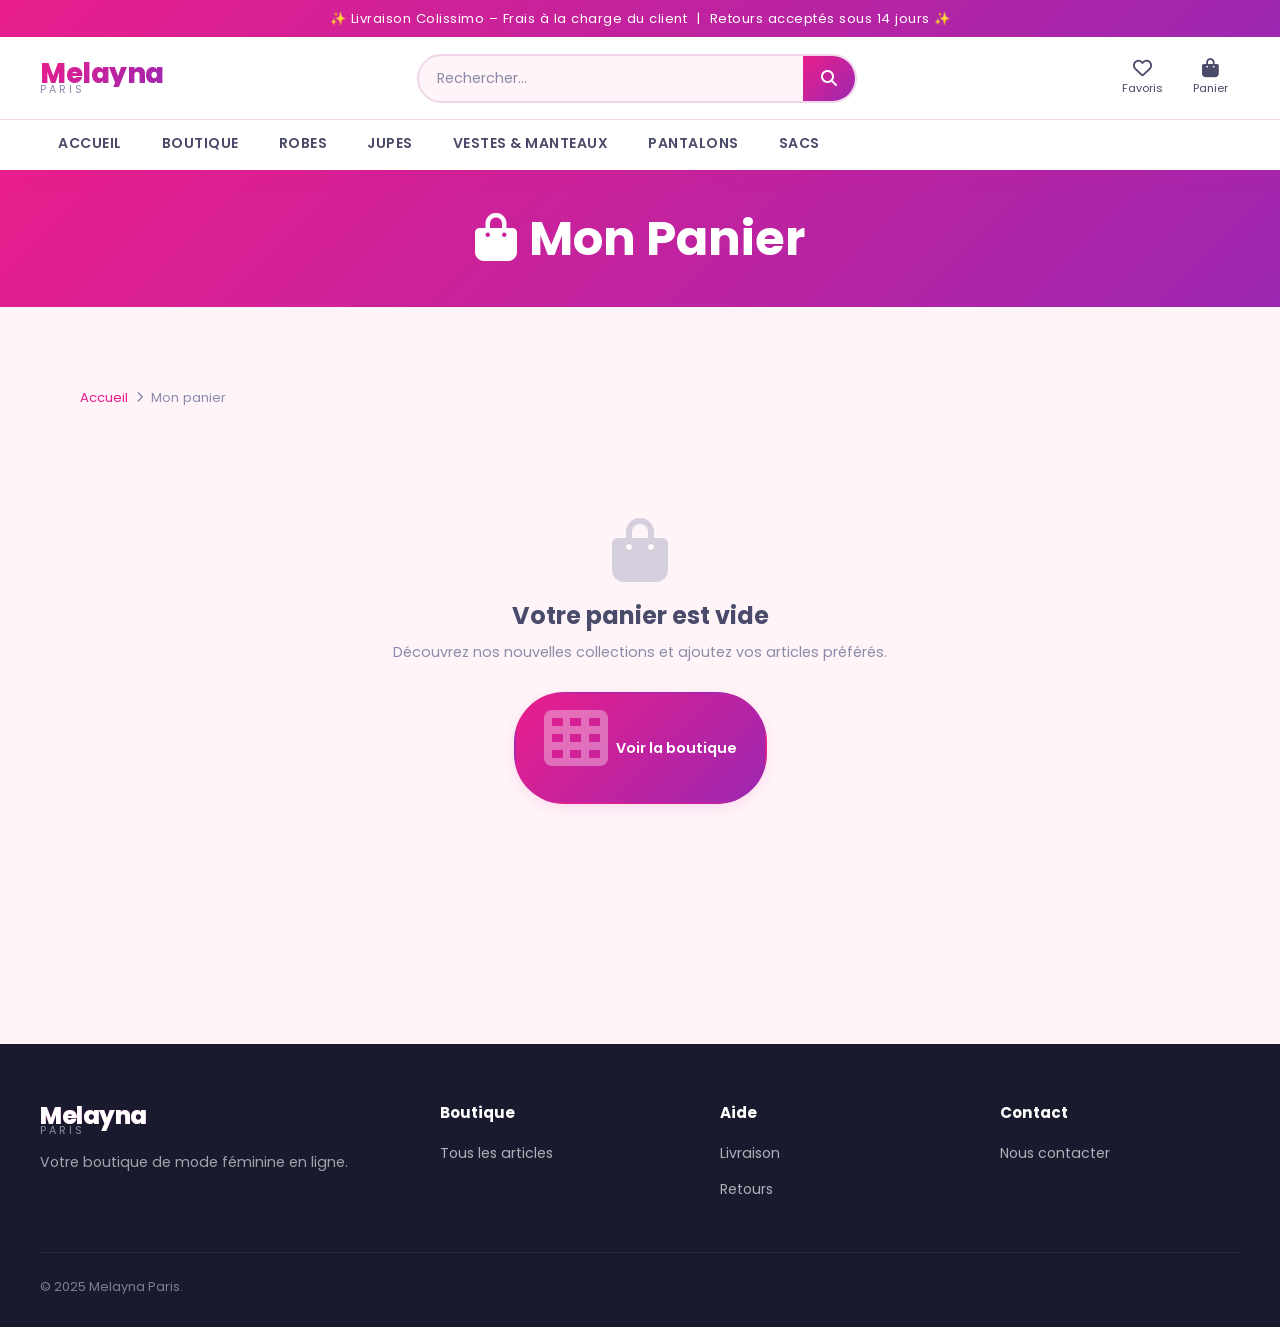
<file: panier.html>
<!DOCTYPE html>
<html lang="fr">
<head>
  <meta charset="UTF-8">
  <meta name="viewport" content="width=device-width, initial-scale=1.0">
  <title>Mon Panier – Melayna Paris</title>
  <link rel="stylesheet" href="https://cdnjs.cloudflare.com/ajax/libs/font-awesome/6.5.0/css/all.min.css">
  <link href="https://fonts.googleapis.com/css2?family=Poppins:wght@300;400;500;600;700;800&display=swap" rel="stylesheet">
  <link rel="stylesheet" href="css/style.css">
</head>
<body>

<!-- HEADER -->
<header class="site-header">
  <div class="header-top">✨ Livraison Colissimo – Frais à la charge du client &nbsp;|&nbsp; Retours acceptés sous 14 jours ✨</div>
  <div class="header-main">
    <a href="index.html" class="logo">
      <span class="logo-name">Melayna</span>
      <span class="logo-sub">Paris</span>
    </a>
    <form class="search-bar" role="search">
      <input type="search" placeholder="Rechercher…" aria-label="Rechercher">
      <button type="submit" class="search-btn"><i class="fas fa-search"></i></button>
    </form>
    <div class="header-actions">
      <button class="action-btn" onclick="window.location='wishlist.html'">
        <i class="far fa-heart"></i><span>Favoris</span>
      </button>
      <button class="action-btn" onclick="window.location='panier.html'">
        <i class="fas fa-shopping-bag"></i><span>Panier</span>
        <span class="cart-badge" id="cart-badge" style="display:none">0</span>
      </button>
    </div>
  </div>
  <nav class="header-nav">
    <ul class="nav-list">
      <li class="nav-item"><a href="index.html">Accueil</a></li>
      <li class="nav-item"><a href="boutique.html">Boutique</a></li>
      <li class="nav-item"><a href="boutique.html?cat=robes">Robes</a></li>
      <li class="nav-item"><a href="boutique.html?cat=jupes">Jupes</a></li>
      <li class="nav-item"><a href="boutique.html?cat=vestes">Vestes & Manteaux</a></li>
      <li class="nav-item"><a href="boutique.html?cat=pantalons">Pantalons</a></li>
      <li class="nav-item"><a href="boutique.html?cat=sacs">Sacs</a></li>
    </ul>
  </nav>
</header>

<!-- PAGE HEADER -->
<div style="background:var(--gradient); padding:40px; color:#fff; text-align:center;">
  <h1><i class="fas fa-shopping-bag" style="margin-right:12px;"></i>Mon Panier</h1>
</div>

<div class="section">
  <nav class="breadcrumb">
    <a href="index.html">Accueil</a>
    <i class="fas fa-chevron-right"></i>
    <span>Mon panier</span>
  </nav>

  <div id="cart-content"></div>
</div>

<!-- FOOTER -->
<footer class="site-footer">
  <div class="footer-grid">
    <div class="footer-brand">
      <div class="logo"><span class="logo-name">Melayna</span><span class="logo-sub" style="color:rgba(255,255,255,0.5)">Paris</span></div>
      <p>Votre boutique de mode féminine en ligne.</p>
    </div>
    <div class="footer-col"><h4>Boutique</h4><ul><li><a href="boutique.html">Tous les articles</a></li></ul></div>
    <div class="footer-col"><h4>Aide</h4><ul><li><a href="#">Livraison</a></li><li><a href="#">Retours</a></li></ul></div>
    <div class="footer-col"><h4>Contact</h4><ul><li><a href="#">Nous contacter</a></li></ul></div>
  </div>
  <div class="footer-bottom"><span>© 2025 Melayna Paris.</span></div>
</footer>

<script src="js/products.js"></script>
<script src="js/cart.js"></script>
<script src="js/main.js"></script>
<script>
// Frais de port Colissimo simulés (en attendant API)
const SHIPPING_RATES = { colissimo: 0 };
let appliedPromo = null;

function renderCart() {
  const content = document.getElementById("cart-content");
  if (Cart.items.length === 0) {
    content.innerHTML = `
      <div class="empty-state">
        <i class="fas fa-shopping-bag"></i>
        <h3>Votre panier est vide</h3>
        <p>Découvrez nos nouvelles collections et ajoutez vos articles préférés.</p>
        <a href="boutique.html" class="btn btn-primary"><i class="fas fa-th"></i> Voir la boutique</a>
      </div>`;
    return;
  }

  const subtotal = Cart.getTotal();
  const shipping = SHIPPING_RATES.colissimo;
  const discount = appliedPromo ? (subtotal * 0.10) : 0;
  const total = subtotal + shipping - discount;

  content.innerHTML = `
    <div class="cart-layout">
      <!-- Articles -->
      <div id="cart-items">
        <div style="display:flex;justify-content:space-between;align-items:center;margin-bottom:20px;">
          <h3>${Cart.getCount()} article${Cart.getCount() > 1 ? "s" : ""} dans votre panier</h3>
          <button onclick="clearCartConfirm()" style="background:none;border:none;color:var(--text-light);font-size:0.85rem;cursor:pointer;">
            <i class="fas fa-trash"></i> Vider le panier
          </button>
        </div>
        ${Cart.items.map(item => `
          <div class="cart-item" id="item-${item.key.replace(/[^a-z0-9]/gi, '_')}">
            <div class="cart-item-img">
              ${(() => {
                const p = getProductById(item.productId);
                return p && p.images && p.images.length > 0
                  ? `<img src="${p.images[0]}" alt="${item.name}" style="width:100%;height:100%;object-fit:cover;">`
                  : `<i class="fas fa-tshirt"></i>`;
              })()}
            </div>
            <div class="cart-item-info">
              <div class="cart-item-name">${item.name}</div>
              <div class="cart-item-meta">Taille : ${item.size}</div>
              <div class="qty-control" style="display:inline-flex;">
                <button class="qty-btn" onclick="changeQty('${item.key}', ${item.qty - 1})">−</button>
                <input type="number" class="qty-input" value="${item.qty}" min="1" max="20"
                  onchange="changeQty('${item.key}', this.value)" style="width:50px;">
                <button class="qty-btn" onclick="changeQty('${item.key}', ${item.qty + 1})">+</button>
              </div>
            </div>
            <div style="text-align:right;">
              <div class="cart-item-price">${formatPrice(item.price * item.qty)}</div>
              <div style="font-size:0.78rem;color:var(--text-light);margin-bottom:8px;">${formatPrice(item.price)} / unité</div>
              <button class="cart-item-remove" onclick="removeItem('${item.key}')" title="Supprimer">
                <i class="fas fa-times"></i>
              </button>
            </div>
          </div>
        `).join("")}
        <a href="boutique.html" style="font-size:0.88rem;color:var(--primary);display:inline-flex;align-items:center;gap:6px;margin-top:10px;">
          <i class="fas fa-arrow-left"></i> Continuer mes achats
        </a>
      </div>

      <!-- Récapitulatif -->
      <div class="cart-summary">
        <h3>Récapitulatif</h3>

        <!-- Code promo -->
        <div style="margin-bottom:20px;">
          <label style="font-size:0.85rem;font-weight:600;display:block;margin-bottom:8px;">Code promo</label>
          <div style="display:flex;gap:8px;">
            <input type="text" id="promo-input" placeholder="ex: MELAYNA10" class="form-control" style="flex:1;">
            <button onclick="applyPromo()" class="btn btn-outline btn-sm">OK</button>
          </div>
          ${appliedPromo ? `<p style="color:var(--success);font-size:0.82rem;margin-top:6px;"><i class="fas fa-check"></i> Code ${appliedPromo} appliqué !</p>` : ""}
        </div>

        <!-- Livraison -->
        <div style="margin-bottom:20px;">
          <div style="font-size:0.85rem;font-weight:600;margin-bottom:10px;">Mode de livraison</div>
          <div class="shipping-option selected">
            <input type="radio" name="shipping" id="ship-colissimo" checked>
            <label for="ship-colissimo">
              <strong>Colissimo</strong><br>
              <span style="color:var(--text-light);font-size:0.78rem;">Livraison 2-3 jours ouvrés</span>
            </label>
            <span class="shipping-price">${formatPrice(shipping)}</span>
          </div>
        </div>

        <div class="summary-line">
          <span>Sous-total</span>
          <span>${formatPrice(subtotal)}</span>
        </div>
        <div class="summary-line">
          <span>Livraison (Colissimo)</span>
          <span>${formatPrice(shipping)}</span>
        </div>
        ${discount > 0 ? `
        <div class="summary-line" style="color:var(--success);">
          <span>Réduction (-10%)</span>
          <span>-${formatPrice(discount)}</span>
        </div>` : ""}
        <div class="summary-line total">
          <span>Total TTC</span>
          <span class="summary-total-price">${formatPrice(total)}</span>
        </div>

        <a href="paiement.html" class="btn btn-primary btn-block btn-lg" style="margin-top:20px;">
          <i class="fab fa-paypal"></i> Payer avec PayPal
        </a>
        <p style="text-align:center;font-size:0.78rem;color:var(--text-light);margin-top:12px;">
          <i class="fas fa-lock"></i> Paiement 100% sécurisé
        </p>
      </div>
    </div>
  `;
}

function removeItem(key) {
  Cart.remove(key);
  renderCart();
}

function changeQty(key, qty) {
  qty = parseInt(qty);
  if (qty < 1) { removeItem(key); return; }
  Cart.updateQty(key, qty);
  renderCart();
}

function clearCartConfirm() {
  if (confirm("Voulez-vous vraiment vider votre panier ?")) {
    Cart.clear();
    renderCart();
  }
}

function applyPromo() {
  const code = document.getElementById("promo-input").value.trim().toUpperCase();
  if (code === "MELAYNA10") {
    appliedPromo = code;
    showToast('<i class="fas fa-tag"></i> <span>Code promo appliqué : -10% !</span>');
    renderCart();
  } else {
    showToast('<i class="fas fa-times" style="color:var(--error)"></i> <span>Code promo invalide</span>');
  }
}

// Initialiser le panier AVANT de l'afficher
Cart.init();
Wishlist.init();
renderCart();
</script>
</body>
</html>
</file>
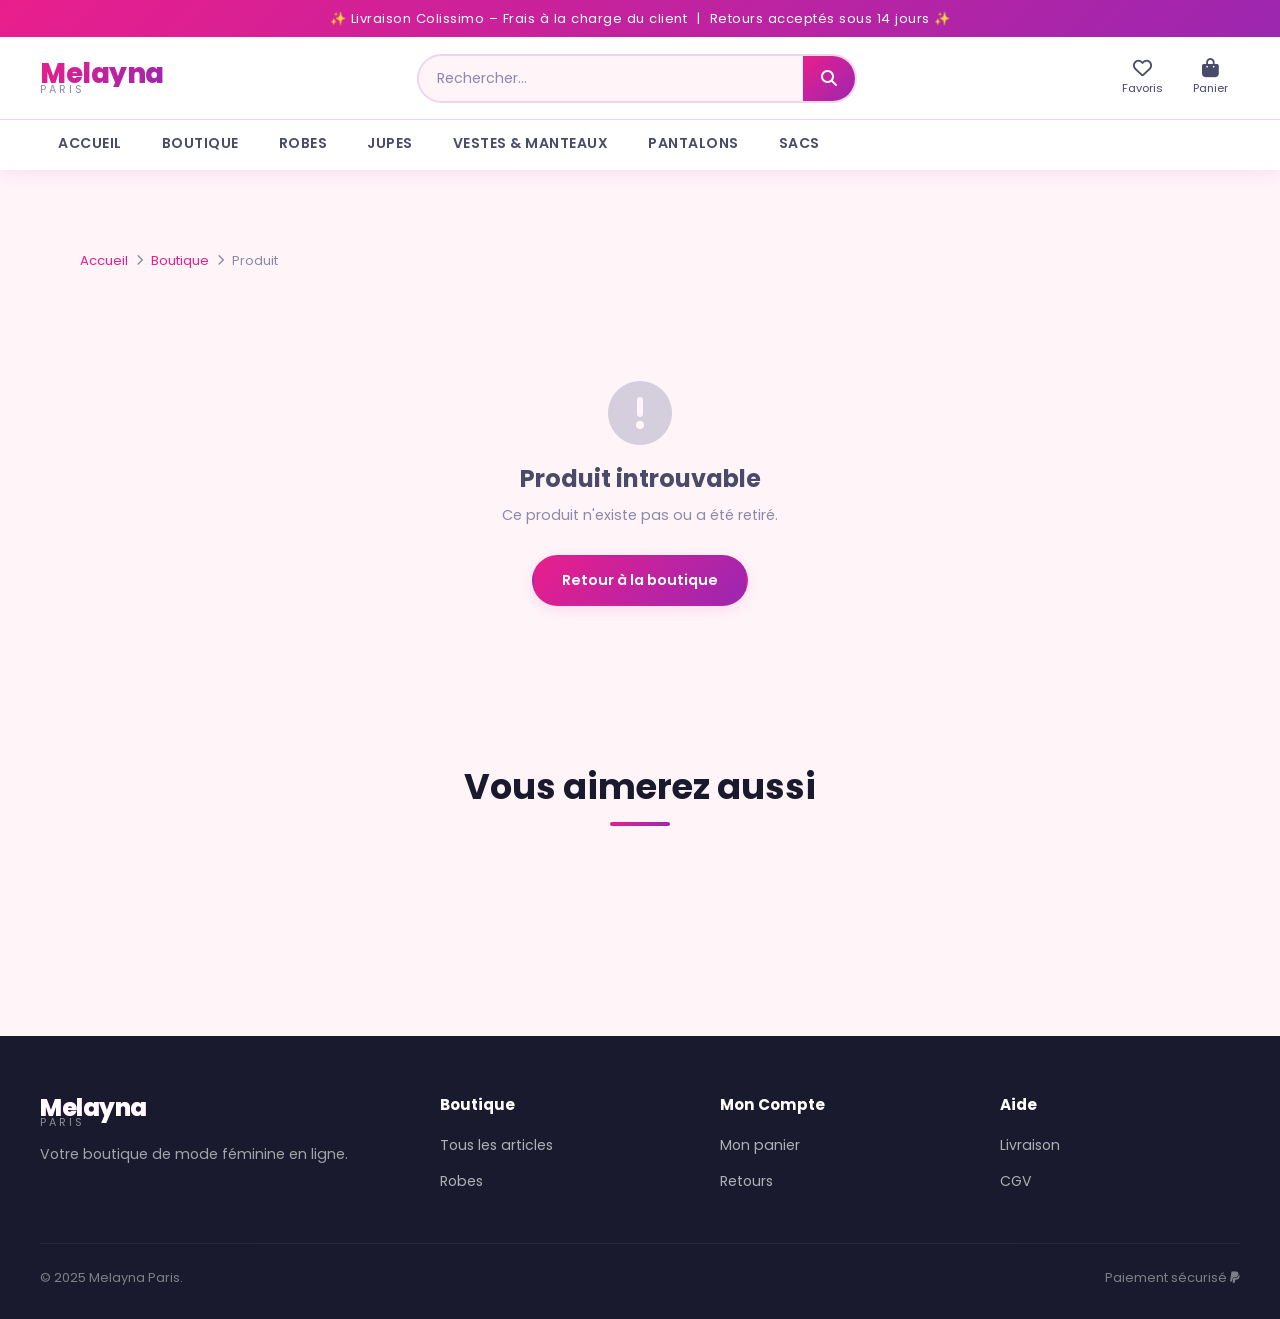
<file: produit.html>
<!DOCTYPE html>
<html lang="fr">
<head>
  <meta charset="UTF-8">
  <meta name="viewport" content="width=device-width, initial-scale=1.0">
  <title>Fiche Produit – Melayna Paris</title>
  <link rel="stylesheet" href="https://cdnjs.cloudflare.com/ajax/libs/font-awesome/6.5.0/css/all.min.css">
  <link href="https://fonts.googleapis.com/css2?family=Poppins:wght@300;400;500;600;700;800&display=swap" rel="stylesheet">
  <link rel="stylesheet" href="css/style.css">
</head>
<body>

<!-- HEADER -->
<header class="site-header">
  <div class="header-top">✨ Livraison Colissimo – Frais à la charge du client &nbsp;|&nbsp; Retours acceptés sous 14 jours ✨</div>
  <div class="header-main">
    <a href="index.html" class="logo">
      <span class="logo-name">Melayna</span>
      <span class="logo-sub">Paris</span>
    </a>
    <form class="search-bar" role="search">
      <input type="search" placeholder="Rechercher…" aria-label="Rechercher">
      <button type="submit" class="search-btn"><i class="fas fa-search"></i></button>
    </form>
    <div class="header-actions">
      <button class="action-btn" onclick="window.location='wishlist.html'">
        <i class="far fa-heart"></i><span>Favoris</span>
      </button>
      <button class="action-btn" onclick="window.location='panier.html'">
        <i class="fas fa-shopping-bag"></i><span>Panier</span>
        <span class="cart-badge" id="cart-badge" style="display:none">0</span>
      </button>
    </div>
  </div>
  <nav class="header-nav">
    <ul class="nav-list">
      <li class="nav-item"><a href="index.html">Accueil</a></li>
      <li class="nav-item"><a href="boutique.html">Boutique</a></li>
      <li class="nav-item"><a href="boutique.html?cat=robes">Robes</a></li>
      <li class="nav-item"><a href="boutique.html?cat=jupes">Jupes</a></li>
      <li class="nav-item"><a href="boutique.html?cat=vestes">Vestes & Manteaux</a></li>
      <li class="nav-item"><a href="boutique.html?cat=pantalons">Pantalons</a></li>
      <li class="nav-item"><a href="boutique.html?cat=sacs">Sacs</a></li>
    </ul>
  </nav>
</header>

<div class="section">
  <!-- Breadcrumb -->
  <nav class="breadcrumb" id="breadcrumb">
    <a href="index.html">Accueil</a>
    <i class="fas fa-chevron-right"></i>
    <a href="boutique.html">Boutique</a>
    <i class="fas fa-chevron-right"></i>
    <span id="breadcrumb-name">Produit</span>
  </nav>

  <!-- Détail produit -->
  <div class="product-detail" id="product-detail">
    <!-- Chargement -->
    <div style="grid-column:1/-1; text-align:center; padding:60px; color:var(--text-light);">
      <i class="fas fa-spinner fa-spin" style="font-size:2rem;"></i>
    </div>
  </div>

  <!-- Produits similaires -->
  <div style="margin-top:80px;">
    <div class="section-header">
      <h2>Vous aimerez aussi</h2>
      <div class="section-divider"></div>
    </div>
    <div class="products-grid" id="similar-products"></div>
  </div>
</div>

<!-- FOOTER -->
<footer class="site-footer">
  <div class="footer-grid">
    <div class="footer-brand">
      <div class="logo">
        <span class="logo-name">Melayna</span>
        <span class="logo-sub" style="color:rgba(255,255,255,0.5)">Paris</span>
      </div>
      <p>Votre boutique de mode féminine en ligne.</p>
    </div>
    <div class="footer-col">
      <h4>Boutique</h4>
      <ul>
        <li><a href="boutique.html">Tous les articles</a></li>
        <li><a href="boutique.html?cat=robes">Robes</a></li>
      </ul>
    </div>
    <div class="footer-col">
      <h4>Mon Compte</h4>
      <ul>
        <li><a href="panier.html">Mon panier</a></li>
        <li><a href="retour.html">Retours</a></li>
      </ul>
    </div>
    <div class="footer-col">
      <h4>Aide</h4>
      <ul>
        <li><a href="#">Livraison</a></li>
        <li><a href="#">CGV</a></li>
      </ul>
    </div>
  </div>
  <div class="footer-bottom">
    <span>© 2025 Melayna Paris.</span>
    <span>Paiement sécurisé <i class="fab fa-paypal"></i></span>
  </div>
</footer>

<script src="js/products.js"></script>
<script src="js/cart.js"></script>
<script src="js/main.js"></script>
<script>
const params = new URLSearchParams(window.location.search);
const productId = parseInt(params.get("id"));
const product = getProductById(productId);

if (!product) {
  document.getElementById("product-detail").innerHTML = `
    <div class="empty-state" style="grid-column:1/-1">
      <i class="fas fa-exclamation-circle"></i>
      <h3>Produit introuvable</h3>
      <p>Ce produit n'existe pas ou a été retiré.</p>
      <a href="boutique.html" class="btn btn-primary">Retour à la boutique</a>
    </div>`;
} else {
  document.title = `${product.name} – Melayna Paris`;
  document.getElementById("breadcrumb-name").textContent = product.name;

  let selectedSize = product.sizes[0];

  function renderProduct() {
    const isWished = Wishlist.has(product.id);
    document.getElementById("product-detail").innerHTML = `
      <!-- Galerie -->
      <div class="product-gallery">
        <div class="gallery-main" id="gallery-main-img">
          ${product.images && product.images.length > 0
            ? `<img src="${product.images[0]}" alt="${product.name}" style="width:100%;height:100%;object-fit:cover;border-radius:var(--radius);">`
            : `<div class="product-img-placeholder" style="width:100%;height:100%;display:flex;flex-direction:column;align-items:center;justify-content:center;color:var(--text-light);gap:10px;">
                <i class="fas fa-tshirt" style="font-size:5rem;opacity:0.25;"></i>
                <span style="font-size:0.9rem;">Photo à venir</span>
               </div>`
          }
        </div>
        <div class="gallery-thumbs">
          ${product.images && product.images.length > 0
            ? product.images.map((img, i) => `
                <div class="gallery-thumb ${i===0?'active':''}" data-img="${img}" style="overflow:hidden;">
                  <img src="${img}" alt="${product.name} ${i+1}" style="width:100%;height:100%;object-fit:cover;">
                </div>`).join("")
            : `<div class="gallery-thumb active" style="display:flex;align-items:center;justify-content:center;">
                <i class="fas fa-tshirt" style="font-size:1.4rem;color:var(--text-light);opacity:0.4;"></i>
               </div>`
          }
        </div>
      </div>

      <!-- Infos -->
      <div class="product-detail-info">
        ${product.badge ? `<span class="product-badge ${getBadgeClass(product.badge)}" style="display:inline-block;margin-bottom:12px;">${product.badge}</span>` : ""}
        <div class="product-detail-category">${getCategoryLabel(product.category)}</div>
        <h1 class="product-detail-name">${product.name}</h1>
        <div class="product-detail-price">${formatPrice(product.price)}</div>
        ${product.oldPrice ? `<div style="font-size:0.9rem;color:var(--text-light);text-decoration:line-through;margin-top:-16px;margin-bottom:16px;">${formatPrice(product.oldPrice)}</div>` : ""}

        <p class="product-detail-desc">${product.description}</p>

        <!-- Tailles -->
        ${product.sizes[0] !== "unique" ? `
        <div class="size-label">Taille <span style="color:var(--text-light);font-weight:400;">– Guide des tailles</span></div>
        <div class="size-options" id="size-options">
          ${product.sizes.map(s => `
            <button class="size-btn ${s === selectedSize ? 'selected' : ''}" data-size="${s}">${s}</button>
          `).join("")}
        </div>` : ""}

        <!-- Quantité -->
        <div class="qty-row">
          <span style="font-size:0.88rem;font-weight:600;">Quantité</span>
          <div class="qty-control">
            <button class="qty-btn" id="qty-minus">−</button>
            <input type="number" class="qty-input" id="qty-input" value="1" min="1" max="${product.stock}">
            <button class="qty-btn" id="qty-plus">+</button>
          </div>
          <span style="font-size:0.8rem;color:var(--text-light);">${product.stock} en stock</span>
        </div>

        <!-- Boutons -->
        <div class="add-to-cart-row">
          <button class="btn btn-primary" style="flex:1;padding:14px;" id="add-cart-btn">
            <i class="fas fa-shopping-bag"></i> Ajouter au panier
          </button>
          <button class="btn-wish ${isWished ? 'active' : ''}" id="wish-btn" title="Favoris">
            <i class="fa${isWished ? 's' : 'r'} fa-heart"></i>
          </button>
        </div>

        <!-- Infos livraison -->
        <div class="delivery-info">
          <div class="delivery-item">
            <i class="fas fa-truck"></i>
            <span><strong>Livraison Colissimo</strong> – Prix calculé à la commande</span>
          </div>
          <div class="delivery-item">
            <i class="fas fa-undo-alt"></i>
            <span><strong>Retours sous 14 jours</strong> – Frais à la charge du client</span>
          </div>
          <div class="delivery-item">
            <i class="fab fa-paypal"></i>
            <span><strong>Paiement sécurisé</strong> via PayPal</span>
          </div>
        </div>
      </div>
    `;

    // Events tailles
    document.querySelectorAll(".size-btn").forEach(btn => {
      btn.addEventListener("click", () => {
        selectedSize = btn.dataset.size;
        document.querySelectorAll(".size-btn").forEach(b => b.classList.remove("selected"));
        btn.classList.add("selected");
      });
    });

    // Quantité
    const qtyInput = document.getElementById("qty-input");
    document.getElementById("qty-minus").addEventListener("click", () => {
      if (qtyInput.value > 1) qtyInput.value--;
    });
    document.getElementById("qty-plus").addEventListener("click", () => {
      if (qtyInput.value < product.stock) qtyInput.value++;
    });

    // Ajouter au panier
    document.getElementById("add-cart-btn").addEventListener("click", () => {
      Cart.add(product.id, selectedSize, parseInt(qtyInput.value));
    });

    // Wishlist
    document.getElementById("wish-btn").addEventListener("click", () => {
      const liked = Wishlist.toggle(product.id);
      const btn = document.getElementById("wish-btn");
      btn.classList.toggle("active", liked);
      btn.innerHTML = `<i class="fa${liked ? 's' : 'r'} fa-heart"></i>`;
    });

    // Galerie thumbs
    document.querySelectorAll(".gallery-thumb").forEach((thumb, i) => {
      thumb.addEventListener("click", () => {
        document.querySelectorAll(".gallery-thumb").forEach(t => t.classList.remove("active"));
        thumb.classList.add("active");
      });
    });
  }

  renderProduct();

  // Produits similaires
  const similar = PRODUCTS.filter(p => p.category === product.category && p.id !== product.id).slice(0, 4);
  renderProductCards(similar.length > 0 ? similar : PRODUCTS.filter(p => p.id !== product.id).slice(0, 4),
    document.getElementById("similar-products"));
}
</script>
</body>
</html>
</file>
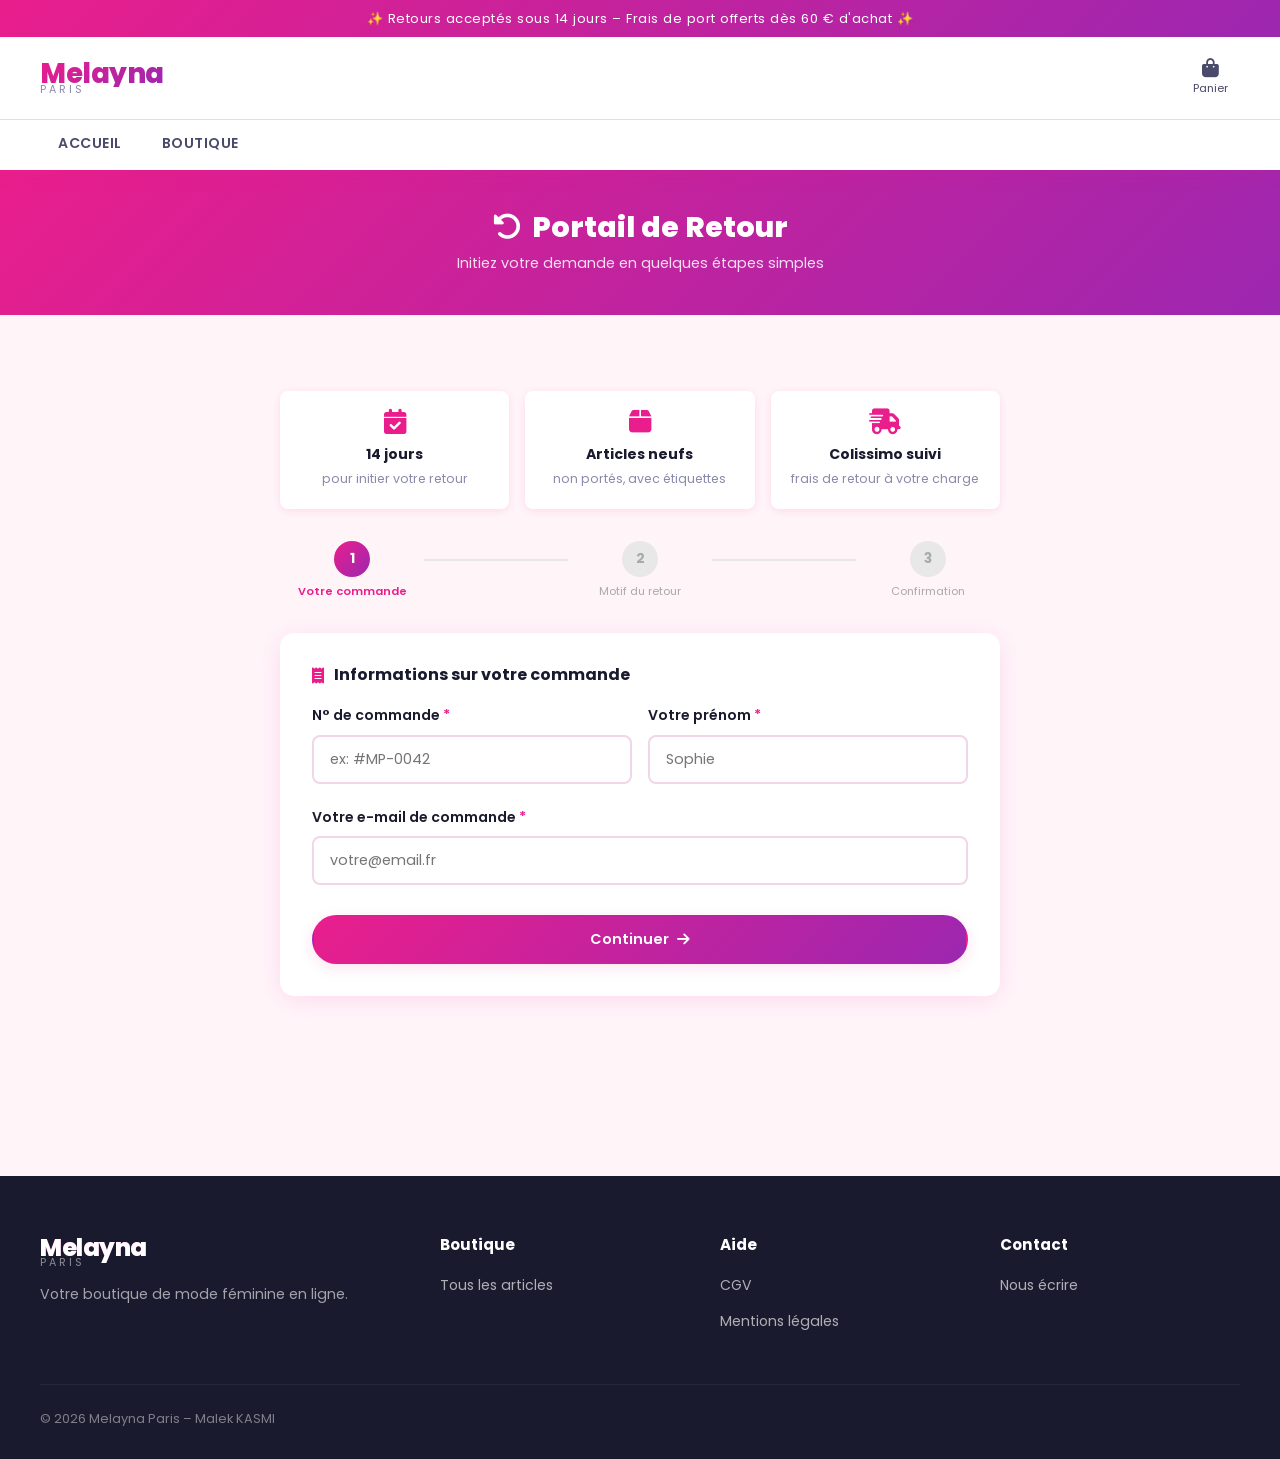
<file: retour.html>
<!DOCTYPE html>
<html lang="fr">
<head>
  <meta charset="UTF-8">
  <meta name="viewport" content="width=device-width, initial-scale=1.0">
  <title>Portail de Retour – Melayna Paris</title>
  <link rel="stylesheet" href="https://cdnjs.cloudflare.com/ajax/libs/font-awesome/6.5.0/css/all.min.css">
  <link href="https://fonts.googleapis.com/css2?family=Poppins:wght@300;400;500;600;700;800&display=swap" rel="stylesheet">
  <link rel="stylesheet" href="css/style.css">
  <style>
    .retour-wrap {
      max-width: 760px;
      margin: 0 auto;
      padding: 40px 20px 80px;
    }

    .retour-hero {
      background: var(--gradient);
      margin: -0px -0px 36px;
      padding: 40px 20px;
      text-align: center;
      color: #fff;
    }

    .retour-hero h1 {
      font-size: 1.8rem;
      font-weight: 800;
      margin-bottom: 8px;
    }

    .retour-hero p {
      opacity: 0.85;
      font-size: 0.9rem;
    }

    .info-strip {
      display: grid;
      grid-template-columns: repeat(3, 1fr);
      gap: 16px;
      margin-bottom: 32px;
    }

    .info-strip-item {
      background: #fff;
      border-radius: var(--radius-sm);
      padding: 18px;
      text-align: center;
      box-shadow: 0 2px 10px var(--shadow);
    }

    .info-strip-item i {
      font-size: 1.6rem;
      color: var(--primary);
      margin-bottom: 8px;
      display: block;
    }

    .info-strip-item strong {
      display: block;
      font-size: 0.88rem;
      color: #1a1a2e;
    }

    .info-strip-item span {
      font-size: 0.78rem;
      color: var(--text-light);
    }

    /* Étapes */
    .steps-nav {
      display: flex;
      align-items: center;
      margin-bottom: 32px;
      gap: 0;
    }

    .step-dot {
      display: flex;
      flex-direction: column;
      align-items: center;
      flex: 1;
      position: relative;
    }

    .step-dot-circle {
      width: 36px;
      height: 36px;
      border-radius: 50%;
      background: #e8e8e8;
      color: #aaa;
      font-size: 0.85rem;
      font-weight: 700;
      display: flex;
      align-items: center;
      justify-content: center;
      transition: all 0.3s;
      z-index: 1;
    }

    .step-dot.active .step-dot-circle {
      background: var(--gradient);
      color: #fff;
    }

    .step-dot.done .step-dot-circle {
      background: var(--success);
      color: #fff;
    }

    .step-dot-label {
      font-size: 0.7rem;
      color: #aaa;
      margin-top: 6px;
      text-align: center;
      white-space: nowrap;
    }

    .step-dot.active .step-dot-label { color: var(--primary); font-weight: 600; }
    .step-dot.done .step-dot-label { color: var(--success); }

    .step-line {
      flex: 1;
      height: 2px;
      background: #e8e8e8;
      margin-bottom: 22px;
      transition: background 0.3s;
    }

    .step-line.done { background: var(--success); }

    /* Carte formulaire */
    .retour-card {
      background: #fff;
      border-radius: var(--radius);
      box-shadow: 0 4px 24px var(--shadow);
      padding: 32px;
      margin-bottom: 20px;
    }

    .retour-card h3 {
      font-size: 1rem;
      font-weight: 700;
      color: #1a1a2e;
      margin-bottom: 20px;
      display: flex;
      align-items: center;
      gap: 10px;
    }

    .retour-card h3 i { color: var(--primary); }

    .form-row {
      display: grid;
      grid-template-columns: 1fr 1fr;
      gap: 16px;
    }

    /* Frais de retour */
    .retour-fee-box {
      background: linear-gradient(135deg, #FFF0F8, #F8F0FF);
      border: 2px solid var(--primary);
      border-radius: var(--radius-sm);
      padding: 20px 24px;
      margin: 20px 0;
      display: flex;
      align-items: center;
      justify-content: space-between;
      gap: 16px;
    }

    .retour-fee-info strong {
      display: block;
      font-size: 1rem;
      color: #1a1a2e;
    }

    .retour-fee-info span {
      font-size: 0.82rem;
      color: var(--text-medium);
    }

    .retour-fee-price {
      font-size: 1.6rem;
      font-weight: 800;
      background: var(--gradient);
      -webkit-background-clip: text;
      -webkit-text-fill-color: transparent;
      white-space: nowrap;
    }

    #paypal-retour-container { margin-top: 12px; }

    .tracking-box {
      background: var(--gradient-soft);
      border-radius: var(--radius-sm);
      padding: 16px 20px;
      margin-top: 16px;
      font-size: 0.85rem;
      color: var(--text-medium);
    }

    .tracking-box strong { color: #1a1a2e; }

    /* Succès */
    .success-screen {
      display: none;
      text-align: center;
      padding: 60px 40px;
    }

    .success-icon-big {
      width: 100px;
      height: 100px;
      border-radius: 50%;
      background: var(--gradient);
      color: #fff;
      font-size: 2.5rem;
      display: flex;
      align-items: center;
      justify-content: center;
      margin: 0 auto 24px;
      animation: pop 0.4s ease;
    }

    @keyframes pop {
      0% { transform: scale(0.4); opacity: 0; }
      70% { transform: scale(1.1); }
      100% { transform: scale(1); opacity: 1; }
    }

    @media (max-width: 600px) {
      .form-row { grid-template-columns: 1fr; }
      .info-strip { grid-template-columns: 1fr; }
      .retour-fee-box { flex-direction: column; text-align: center; }
    }
  </style>
</head>
<body>

<header class="site-header">
  <div class="header-top">✨ Retours acceptés sous 14 jours – Frais de port offerts dès 60 € d'achat ✨</div>
  <div class="header-main">
    <a href="index.html" class="logo"><span class="logo-name">Melayna</span><span class="logo-sub">Paris</span></a>
    <div class="header-actions">
      <button class="action-btn" onclick="window.location='panier.html'">
        <i class="fas fa-shopping-bag"></i><span>Panier</span>
        <span class="cart-badge" id="cart-badge" style="display:none">0</span>
      </button>
    </div>
  </div>
  <nav class="header-nav">
    <ul class="nav-list">
      <li class="nav-item"><a href="index.html">Accueil</a></li>
      <li class="nav-item"><a href="boutique.html">Boutique</a></li>
    </ul>
  </nav>
</header>

<!-- Hero -->
<div class="retour-hero">
  <h1><i class="fas fa-undo-alt" style="margin-right:10px;"></i>Portail de Retour</h1>
  <p>Initiez votre demande en quelques étapes simples</p>
</div>

<div class="retour-wrap">

  <!-- Info strip -->
  <div class="info-strip">
    <div class="info-strip-item">
      <i class="fas fa-calendar-check"></i>
      <strong>14 jours</strong>
      <span>pour initier votre retour</span>
    </div>
    <div class="info-strip-item">
      <i class="fas fa-box"></i>
      <strong>Articles neufs</strong>
      <span>non portés, avec étiquettes</span>
    </div>
    <div class="info-strip-item">
      <i class="fas fa-shipping-fast"></i>
      <strong>Colissimo suivi</strong>
      <span>frais de retour à votre charge</span>
    </div>
  </div>

  <!-- Étapes de navigation -->
  <div class="steps-nav" id="steps-nav">
    <div class="step-dot active" id="dot-1">
      <div class="step-dot-circle">1</div>
      <div class="step-dot-label">Votre commande</div>
    </div>
    <div class="step-line" id="line-1"></div>
    <div class="step-dot" id="dot-2">
      <div class="step-dot-circle">2</div>
      <div class="step-dot-label">Motif du retour</div>
    </div>
    <div class="step-line" id="line-2"></div>
    <div class="step-dot" id="dot-3">
      <div class="step-dot-circle">3</div>
      <div class="step-dot-label">Confirmation</div>
    </div>
  </div>

  <!-- ÉTAPE 1 : Infos commande -->
  <div id="step-1" class="retour-card">
    <h3><i class="fas fa-receipt"></i> Informations sur votre commande</h3>
    <div class="form-row">
      <div class="form-group">
        <label>N° de commande <span>*</span></label>
        <input type="text" class="form-control" id="order-num" required placeholder="ex: #MP-0042">
      </div>
      <div class="form-group">
        <label>Votre prénom <span>*</span></label>
        <input type="text" class="form-control" id="prenom" required placeholder="Sophie">
      </div>
    </div>
    <div class="form-group">
      <label>Votre e-mail de commande <span>*</span></label>
      <input type="email" class="form-control" id="email" required placeholder="votre@email.fr">
    </div>
    <button class="btn btn-primary" onclick="goStep(2)" style="width:100%;margin-top:8px;">
      Continuer <i class="fas fa-arrow-right"></i>
    </button>
  </div>

  <!-- ÉTAPE 2 : Motif -->
  <div id="step-2" class="retour-card" style="display:none;">
    <h3><i class="fas fa-clipboard-list"></i> Détails du retour</h3>

    <div class="form-group">
      <label>Article à retourner <span>*</span></label>
      <input type="text" class="form-control" id="article" required placeholder="ex: SABAH taille M">
    </div>

    <div class="form-group">
      <label>Motif du retour <span>*</span></label>
      <select class="form-control" id="motif" required onchange="toggleAutreMotif()">
        <option value="">– Sélectionnez le motif –</option>
        <option value="Problème de taille (trop grand)">Problème de taille (trop grand)</option>
        <option value="Problème de taille (trop petit)">Problème de taille (trop petit)</option>
        <option value="Qualité non conforme">Qualité non conforme</option>
        <option value="Couleur différente de la photo">Couleur différente de la photo</option>
        <option value="Article défectueux">Article défectueux</option>
        <option value="Changement d'avis">Changement d'avis</option>
        <option value="Cadeau non souhaité">Cadeau non souhaité</option>
        <option value="Autre">Autre motif</option>
      </select>
    </div>

    <div class="form-group" id="autre-motif-group" style="display:none;">
      <label>Précisez le motif <span>*</span></label>
      <textarea class="form-control" id="autre-motif" rows="2" placeholder="Décrivez votre motif…"></textarea>
    </div>

    <div class="form-row">
      <div class="form-group">
        <label>État de l'article <span>*</span></label>
        <select class="form-control" id="etat" required>
          <option value="">– État –</option>
          <option value="Non porté, étiquettes intactes">Non porté, étiquettes intactes</option>
          <option value="Essayé uniquement, non porté">Essayé uniquement, non porté</option>
        </select>
      </div>
      <div class="form-group">
        <label>Je souhaite <span>*</span></label>
        <select class="form-control" id="souhait" required>
          <option value="">– Choisissez –</option>
          <option value="Remboursement PayPal">Remboursement sur PayPal</option>
          <option value="Échange de taille">Échange contre une autre taille</option>
          <option value="Avoir 6 mois">Avoir valable 6 mois</option>
        </select>
      </div>
    </div>

    <div class="form-group">
      <label>Commentaire (optionnel)</label>
      <textarea class="form-control" id="commentaire" rows="2" placeholder="Toute information utile…"></textarea>
    </div>

    <div style="background:#FFF5F9;border:1px solid var(--border);border-radius:var(--radius-sm);padding:16px;margin-bottom:20px;font-size:0.82rem;color:var(--text-medium);">
      <p><i class="fas fa-truck" style="color:var(--primary);margin-right:6px;"></i><strong>Instructions de retour :</strong> Après validation, vous recevrez notre adresse par e-mail. Expédiez votre article en Colissimo suivi à vos frais et conservez votre preuve d'envoi.</p>
    </div>

    <div style="display:flex;gap:12px;">
      <button class="btn btn-outline" onclick="goStep(1)" style="flex:1;">
        <i class="fas fa-arrow-left"></i> Retour
      </button>
      <button class="btn btn-primary" onclick="submitRetour()" style="flex:2;" id="btn-submit">
        <i class="fas fa-paper-plane"></i> Envoyer ma demande
      </button>
    </div>
  </div>

  <!-- ÉTAPE 3 : Confirmation -->
  <div id="step-3" class="retour-card success-screen">
    <div class="success-icon-big">
      <i class="fas fa-check"></i>
    </div>
    <h2 class="gradient-text" style="margin-bottom:12px;">Demande enregistrée !</h2>
    <p style="color:var(--text-medium);font-size:0.92rem;margin-bottom:24px;" id="success-msg"></p>

    <div style="background:var(--gradient-soft);border-radius:var(--radius-sm);padding:20px;text-align:left;margin-bottom:28px;">
      <p style="font-size:0.85rem;color:var(--text-medium);line-height:1.7;">
        <i class="fas fa-envelope" style="color:var(--primary);margin-right:6px;"></i>
        Un <strong>e-mail de confirmation</strong> vous a été envoyé avec les instructions complètes pour l'envoi de votre colis retour.
      </p>
    </div>

    <a href="boutique.html" class="btn btn-primary">
      <i class="fas fa-shopping-bag"></i> Retour à la boutique
    </a>
  </div>

</div>

<!-- Footer -->
<footer class="site-footer">
  <div class="footer-grid">
    <div class="footer-brand">
      <div class="logo"><span class="logo-name">Melayna</span><span class="logo-sub" style="color:rgba(255,255,255,0.5)">Paris</span></div>
      <p>Votre boutique de mode féminine en ligne.</p>
    </div>
    <div class="footer-col"><h4>Boutique</h4><ul><li><a href="boutique.html">Tous les articles</a></li></ul></div>
    <div class="footer-col"><h4>Aide</h4><ul><li><a href="cgv.html">CGV</a></li><li><a href="mentions-legales.html">Mentions légales</a></li></ul></div>
    <div class="footer-col"><h4>Contact</h4><ul><li><a href="mailto:Taylena.shop@gmail.com">Nous écrire</a></li></ul></div>
  </div>
  <div class="footer-bottom"><span>© 2026 Melayna Paris – Malek KASMI</span></div>
</footer>

<script src="js/products.js"></script>
<script src="js/cart.js"></script>
<script src="js/main.js"></script>
<script>
const formData = {};

// Préremplir depuis dernière commande
window.addEventListener("DOMContentLoaded", () => {
  try {
    const last = JSON.parse(localStorage.getItem("last_order"));
    if (last) {
      if (last.db_id) document.getElementById("order-num").value = "#MP-" + String(last.db_id).padStart(4, "0");
      if (last.prenom) document.getElementById("prenom").value = last.prenom;
      if (last.email) document.getElementById("email").value = last.email;
    }
  } catch(e) {}
});

function goStep(n) {
  if (n === 2) {
    const num    = document.getElementById("order-num").value.trim();
    const prenom = document.getElementById("prenom").value.trim();
    const email  = document.getElementById("email").value.trim();
    if (!num || !prenom || !email) { alert("Veuillez remplir tous les champs obligatoires."); return; }
    if (!email.includes("@")) { alert("Veuillez entrer un e-mail valide."); return; }
    formData.order_num = num;
    formData.prenom    = prenom;
    formData.email     = email;
  }

  [1, 2, 3].forEach(i => {
    document.getElementById("step-" + i).style.display = (i === n) ? "block" : "none";
  });

  [1, 2, 3].forEach(i => {
    const dot = document.getElementById("dot-" + i);
    dot.classList.remove("active", "done");
    if (i < n) dot.classList.add("done");
    if (i === n) dot.classList.add("active");
    if (i < 3) document.getElementById("line-" + i).classList.toggle("done", i < n);
  });

  window.scrollTo({ top: 0, behavior: "smooth" });
}

function toggleAutreMotif() {
  const val = document.getElementById("motif").value;
  document.getElementById("autre-motif-group").style.display = val === "Autre" ? "block" : "none";
}

function submitRetour() {
  const article = document.getElementById("article").value.trim();
  const motif   = document.getElementById("motif").value;
  const etat    = document.getElementById("etat").value;
  const souhait = document.getElementById("souhait").value;
  if (!article || !motif || !etat || !souhait) { alert("Veuillez remplir tous les champs obligatoires."); return; }

  formData.article     = article;
  formData.motif       = motif === "Autre" ? (document.getElementById("autre-motif").value || "Autre") : motif;
  formData.etat        = etat;
  formData.souhait     = souhait;
  formData.commentaire = document.getElementById("commentaire").value;

  const btn = document.getElementById("btn-submit");
  btn.disabled = true;
  btn.innerHTML = '<i class="fas fa-spinner fa-spin"></i> Envoi en cours…';

  fetch("https://melayna-paris.infinityfreeapp.com/save-retour.php", {
    method: "POST",
    headers: { "Content-Type": "application/json" },
    body: JSON.stringify(formData)
  })
  .then(r => r.json())
  .then(result => {
    const retourNum = result.retour_id ? "#RET-" + String(result.retour_id).padStart(4, "0") : "";
    document.getElementById("success-msg").textContent =
      "Votre demande de retour " + retourNum + " pour la commande " + formData.order_num +
      " a bien été enregistrée. Un e-mail de confirmation a été envoyé à " + formData.email + ".";
    goStep(3);
  })
  .catch(() => {
    document.getElementById("success-msg").textContent =
      "Votre demande de retour pour la commande " + formData.order_num + " a bien été enregistrée. Un e-mail de confirmation a été envoyé à " + formData.email + ".";
    goStep(3);
  });
}
</script>
</body>
</html>
</file>
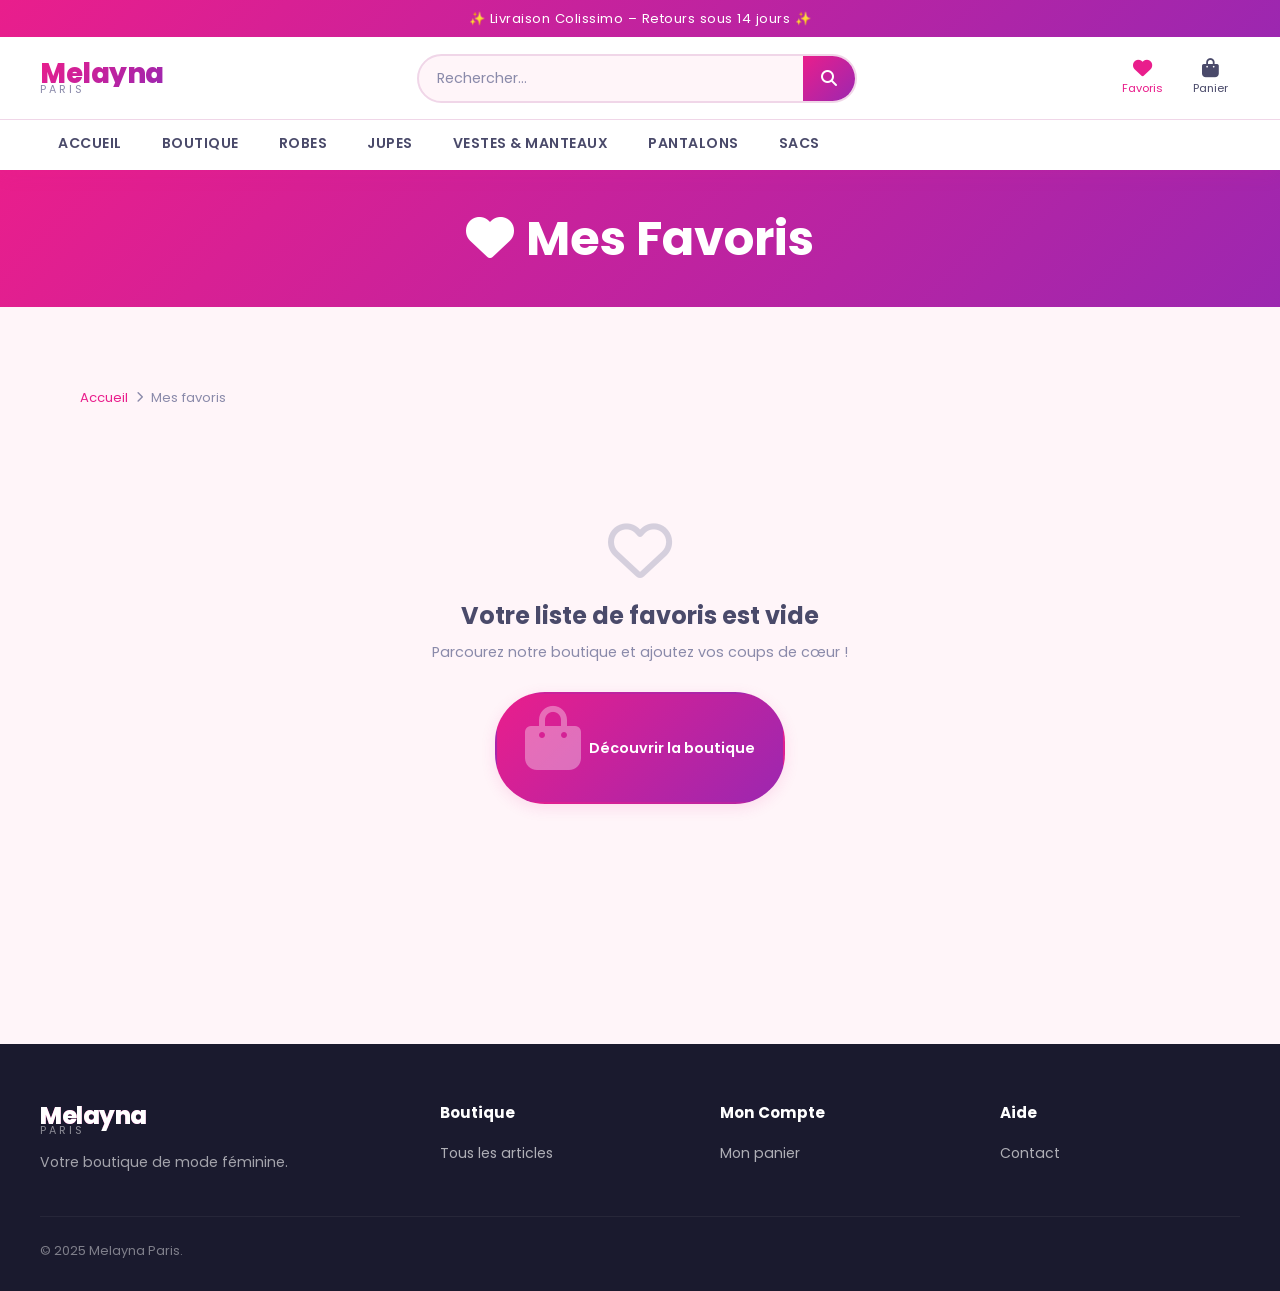
<file: wishlist.html>
<!DOCTYPE html>
<html lang="fr">
<head>
  <meta charset="UTF-8">
  <meta name="viewport" content="width=device-width, initial-scale=1.0">
  <title>Mes Favoris – Melayna Paris</title>
  <link rel="stylesheet" href="https://cdnjs.cloudflare.com/ajax/libs/font-awesome/6.5.0/css/all.min.css">
  <link href="https://fonts.googleapis.com/css2?family=Poppins:wght@300;400;500;600;700;800&display=swap" rel="stylesheet">
  <link rel="stylesheet" href="css/style.css">
</head>
<body>

<header class="site-header">
  <div class="header-top">✨ Livraison Colissimo – Retours sous 14 jours ✨</div>
  <div class="header-main">
    <a href="index.html" class="logo"><span class="logo-name">Melayna</span><span class="logo-sub">Paris</span></a>
    <form class="search-bar"><input type="search" placeholder="Rechercher…"><button type="submit" class="search-btn"><i class="fas fa-search"></i></button></form>
    <div class="header-actions">
      <button class="action-btn" onclick="window.location='wishlist.html'" style="color:var(--primary);">
        <i class="fas fa-heart"></i><span>Favoris</span>
      </button>
      <button class="action-btn" onclick="window.location='panier.html'">
        <i class="fas fa-shopping-bag"></i><span>Panier</span>
        <span class="cart-badge" id="cart-badge" style="display:none">0</span>
      </button>
    </div>
  </div>
  <nav class="header-nav">
    <ul class="nav-list">
      <li class="nav-item"><a href="index.html">Accueil</a></li>
      <li class="nav-item"><a href="boutique.html">Boutique</a></li>
      <li class="nav-item"><a href="boutique.html?cat=robes">Robes</a></li>
      <li class="nav-item"><a href="boutique.html?cat=jupes">Jupes</a></li>
      <li class="nav-item"><a href="boutique.html?cat=vestes">Vestes & Manteaux</a></li>
      <li class="nav-item"><a href="boutique.html?cat=pantalons">Pantalons</a></li>
      <li class="nav-item"><a href="boutique.html?cat=sacs">Sacs</a></li>
    </ul>
  </nav>
</header>

<div style="background:var(--gradient); padding:40px; color:#fff; text-align:center;">
  <h1><i class="fas fa-heart" style="margin-right:12px;"></i>Mes Favoris</h1>
</div>

<div class="section">
  <nav class="breadcrumb">
    <a href="index.html">Accueil</a>
    <i class="fas fa-chevron-right"></i>
    <span>Mes favoris</span>
  </nav>
  <div id="wishlist-content"></div>
</div>

<footer class="site-footer">
  <div class="footer-grid">
    <div class="footer-brand"><div class="logo"><span class="logo-name">Melayna</span><span class="logo-sub" style="color:rgba(255,255,255,0.5)">Paris</span></div><p>Votre boutique de mode féminine.</p></div>
    <div class="footer-col"><h4>Boutique</h4><ul><li><a href="boutique.html">Tous les articles</a></li></ul></div>
    <div class="footer-col"><h4>Mon Compte</h4><ul><li><a href="panier.html">Mon panier</a></li></ul></div>
    <div class="footer-col"><h4>Aide</h4><ul><li><a href="#">Contact</a></li></ul></div>
  </div>
  <div class="footer-bottom"><span>© 2025 Melayna Paris.</span></div>
</footer>

<script src="js/products.js"></script>
<script src="js/cart.js"></script>
<script src="js/main.js"></script>
<script>
function renderWishlist() {
  const content = document.getElementById("wishlist-content");
  const wished = Wishlist.items;
  if (wished.length === 0) {
    content.innerHTML = `
      <div class="empty-state">
        <i class="far fa-heart"></i>
        <h3>Votre liste de favoris est vide</h3>
        <p>Parcourez notre boutique et ajoutez vos coups de cœur !</p>
        <a href="boutique.html" class="btn btn-primary"><i class="fas fa-shopping-bag"></i> Découvrir la boutique</a>
      </div>`;
    return;
  }
  const wishProducts = wished.map(id => getProductById(id)).filter(Boolean);
  content.innerHTML = `<div style="margin-bottom:16px;font-size:0.9rem;color:var(--text-medium);">${wishProducts.length} article${wishProducts.length>1?"s":""} dans vos favoris</div>
  <div class="products-grid" id="wishlist-grid"></div>`;
  renderProductCards(wishProducts, document.getElementById("wishlist-grid"));
}

// Observer changements wishlist
const origToggle = Wishlist.toggle.bind(Wishlist);
Wishlist.toggle = function(id) {
  const result = origToggle(id);
  renderWishlist();
  return result;
};

renderWishlist();
</script>
</body>
</html>
</file>
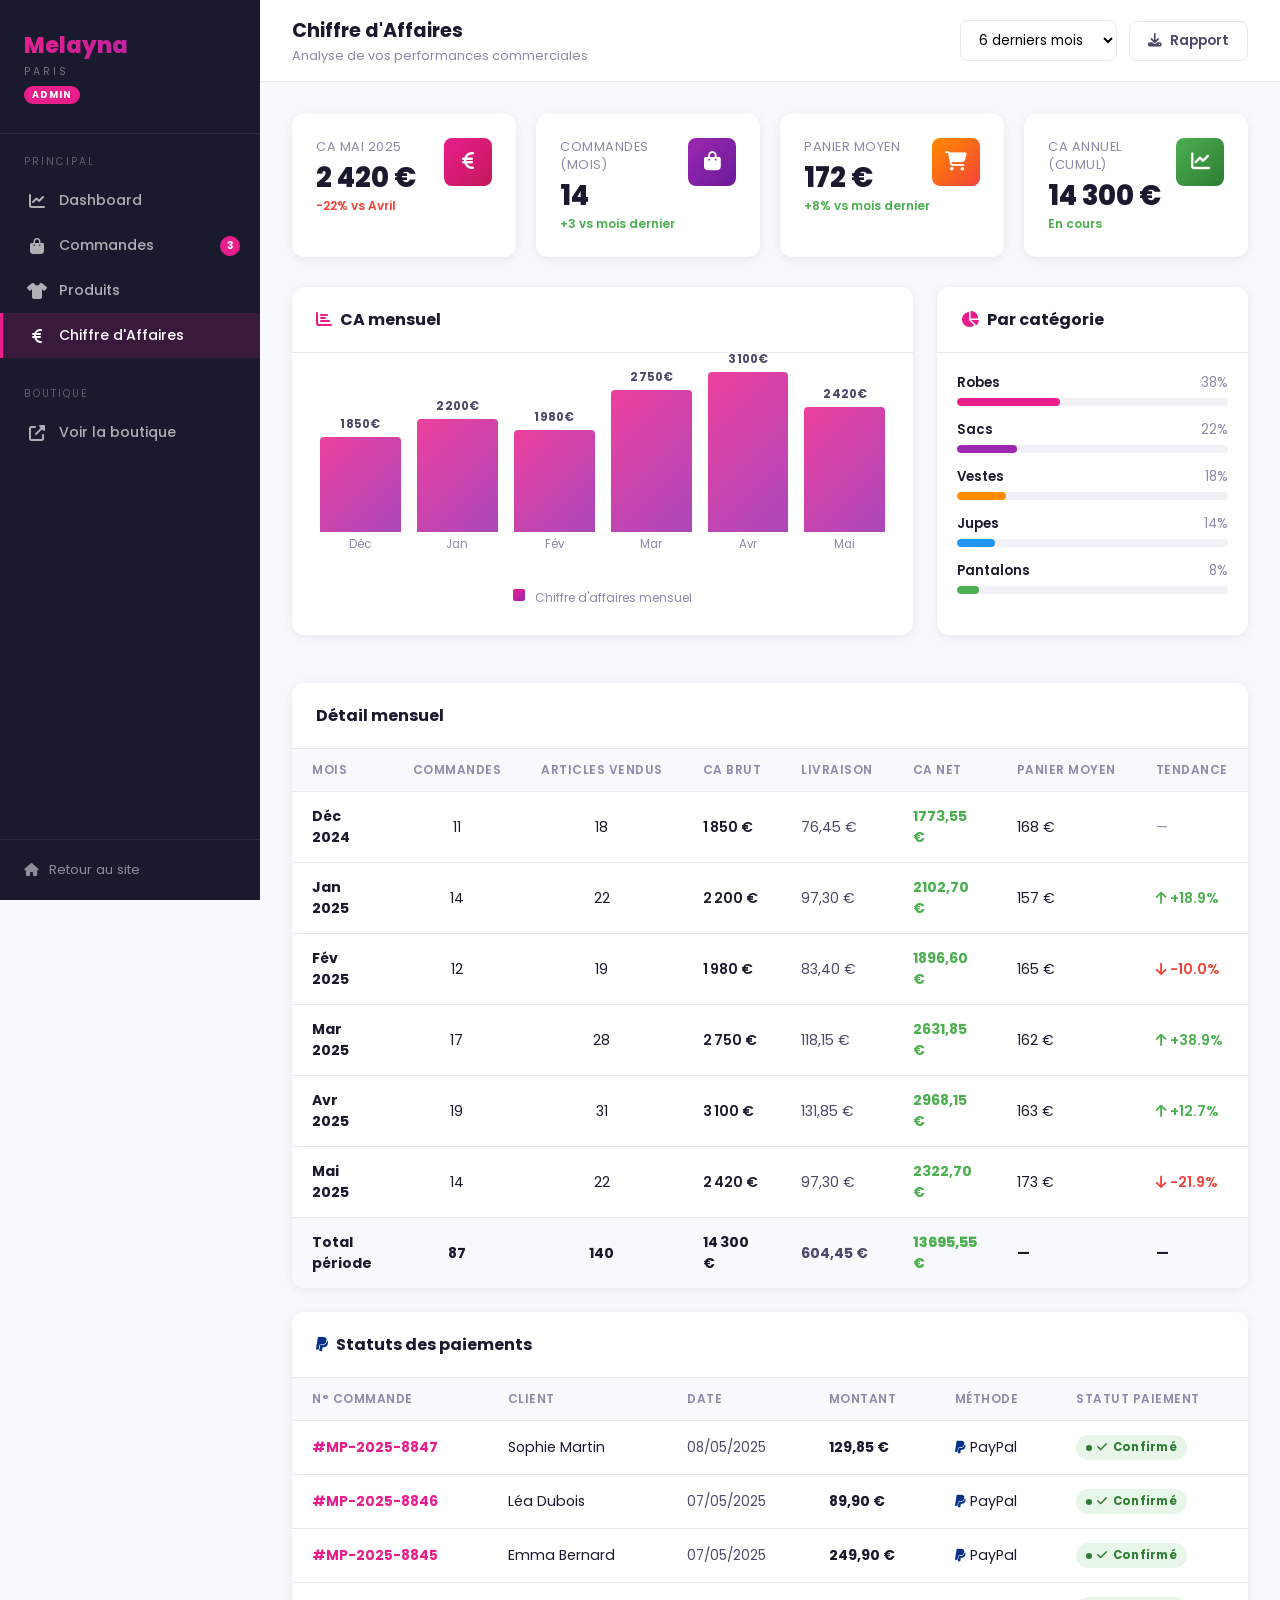
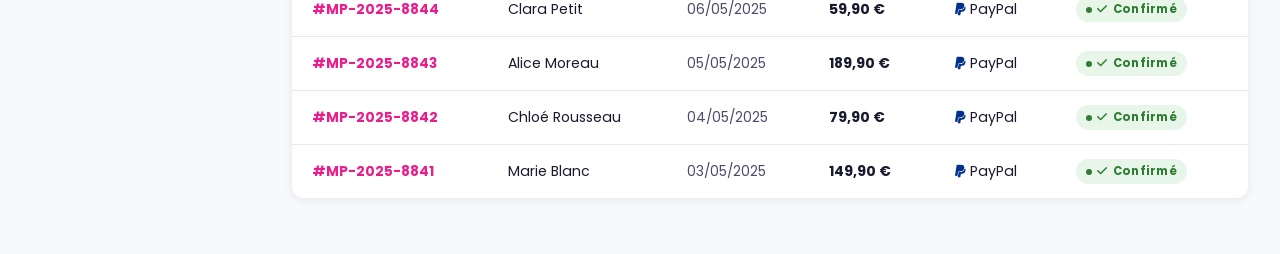
<file: admin/chiffre-affaire.html>
<!DOCTYPE html>
<html lang="fr">
<head>
  <meta charset="UTF-8">
  <meta name="viewport" content="width=device-width, initial-scale=1.0">
  <title>Chiffre d'Affaires – Admin Melayna Paris</title>
  <link rel="stylesheet" href="https://cdnjs.cloudflare.com/ajax/libs/font-awesome/6.5.0/css/all.min.css">
  <link href="https://fonts.googleapis.com/css2?family=Poppins:wght@300;400;500;600;700;800&display=swap" rel="stylesheet">
  <link rel="stylesheet" href="../css/admin.css">
</head>
<body>

<!-- SIDEBAR -->
<aside class="admin-sidebar">
  <div class="sidebar-logo">
    <div class="logo-name">Melayna</div>
    <span class="logo-sub">Paris</span>
    <div class="sidebar-badge">Admin</div>
  </div>
  <div class="sidebar-section">
    <div class="sidebar-section-title">Principal</div>
    <a href="index.html" class="sidebar-link"><i class="fas fa-chart-line"></i> Dashboard</a>
    <a href="commandes.html" class="sidebar-link"><i class="fas fa-shopping-bag"></i> Commandes<span class="sidebar-notif">3</span></a>
    <a href="produits.html" class="sidebar-link"><i class="fas fa-tshirt"></i> Produits</a>
    <a href="chiffre-affaire.html" class="sidebar-link active"><i class="fas fa-euro-sign"></i> Chiffre d'Affaires</a>
  </div>
  <div class="sidebar-section">
    <div class="sidebar-section-title">Boutique</div>
    <a href="../index.html" class="sidebar-link" target="_blank"><i class="fas fa-external-link-alt"></i> Voir la boutique</a>
  </div>
  <div class="sidebar-footer"><a href="../index.html"><i class="fas fa-home"></i> Retour au site</a></div>
</aside>

<!-- MAIN -->
<main class="admin-main">
  <div class="admin-topbar">
    <div class="topbar-title">
      <h1>Chiffre d'Affaires</h1>
      <p>Analyse de vos performances commerciales</p>
    </div>
    <div class="topbar-actions">
      <select id="period-select" onchange="renderAll()" style="padding:9px 14px;border:1.5px solid var(--border);border-radius:var(--radius-sm);font-size:0.85rem;outline:none;background:#fff;">
        <option value="6">6 derniers mois</option>
        <option value="12">12 derniers mois</option>
      </select>
      <button class="topbar-btn topbar-btn-outline" onclick="exportReport()">
        <i class="fas fa-download"></i> Rapport
      </button>
    </div>
  </div>

  <div class="admin-content">

    <!-- KPIs du mois en cours -->
    <div class="stats-grid" style="grid-template-columns:repeat(4,1fr);">
      <div class="stat-card">
        <div>
          <div class="stat-label">CA Mai 2025</div>
          <div class="stat-value">2 420 €</div>
          <div class="stat-change down">-22% vs Avril</div>
        </div>
        <div class="stat-icon pink"><i class="fas fa-euro-sign"></i></div>
      </div>
      <div class="stat-card">
        <div>
          <div class="stat-label">Commandes (mois)</div>
          <div class="stat-value">14</div>
          <div class="stat-change up">+3 vs mois dernier</div>
        </div>
        <div class="stat-icon purple"><i class="fas fa-shopping-bag"></i></div>
      </div>
      <div class="stat-card">
        <div>
          <div class="stat-label">Panier moyen</div>
          <div class="stat-value">172 €</div>
          <div class="stat-change up">+8% vs mois dernier</div>
        </div>
        <div class="stat-icon orange"><i class="fas fa-shopping-cart"></i></div>
      </div>
      <div class="stat-card">
        <div>
          <div class="stat-label">CA annuel (cumul)</div>
          <div class="stat-value">14 300 €</div>
          <div class="stat-change up">En cours</div>
        </div>
        <div class="stat-icon green"><i class="fas fa-chart-line"></i></div>
      </div>
    </div>

    <!-- Graphique CA mensuel + Répartition par catégorie -->
    <div style="display:grid;grid-template-columns:2fr 1fr;gap:24px;margin-bottom:24px;">

      <!-- Graphique barres CA mensuel -->
      <div class="admin-card">
        <div class="admin-card-header">
          <h3><i class="fas fa-chart-bar" style="color:var(--primary);margin-right:8px;"></i>CA mensuel</h3>
        </div>
        <div class="admin-card-body" style="padding:28px;">
          <div style="display:flex;align-items:flex-end;gap:16px;height:200px;padding-bottom:28px;" id="ca-bars"></div>
          <div style="display:flex;justify-content:center;gap:10px;margin-top:8px;font-size:0.75rem;color:var(--text-light);">
            <div style="width:12px;height:12px;background:var(--gradient);border-radius:2px;display:inline-block;"></div>
            Chiffre d'affaires mensuel
          </div>
        </div>
      </div>

      <!-- Répartition par catégorie -->
      <div class="admin-card">
        <div class="admin-card-header">
          <h3><i class="fas fa-chart-pie" style="color:var(--primary);margin-right:8px;"></i>Par catégorie</h3>
        </div>
        <div class="admin-card-body" style="padding:20px;">
          <div id="cat-breakdown"></div>
        </div>
      </div>
    </div>

    <!-- Tableau détaillé par mois -->
    <div class="admin-card">
      <div class="admin-card-header">
        <h3>Détail mensuel</h3>
      </div>
      <div class="admin-card-body">
        <table class="admin-table">
          <thead>
            <tr>
              <th>Mois</th>
              <th>Commandes</th>
              <th>Articles vendus</th>
              <th>CA brut</th>
              <th>Livraison</th>
              <th>CA net</th>
              <th>Panier moyen</th>
              <th>Tendance</th>
            </tr>
          </thead>
          <tbody id="monthly-table"></tbody>
        </table>
      </div>
    </div>

    <!-- Statuts des paiements -->
    <div class="admin-card" style="margin-top:24px;">
      <div class="admin-card-header">
        <h3><i class="fab fa-paypal" style="color:#003087;margin-right:8px;"></i>Statuts des paiements</h3>
      </div>
      <div class="admin-card-body">
        <table class="admin-table">
          <thead>
            <tr><th>N° Commande</th><th>Client</th><th>Date</th><th>Montant</th><th>Méthode</th><th>Statut paiement</th></tr>
          </thead>
          <tbody id="payment-table"></tbody>
        </table>
      </div>
    </div>

  </div>
</main>

<script>
const MONTHLY_DATA = [
  { month:"Déc 2024", orders:11, items:18, gross:1850, shipping:76.45 },
  { month:"Jan 2025", orders:14, items:22, gross:2200, shipping:97.30 },
  { month:"Fév 2025", orders:12, items:19, gross:1980, shipping:83.40 },
  { month:"Mar 2025", orders:17, items:28, gross:2750, shipping:118.15 },
  { month:"Avr 2025", orders:19, items:31, gross:3100, shipping:131.85 },
  { month:"Mai 2025", orders:14, items:22, gross:2420, shipping:97.30 },
];

const CAT_DATA = [
  { label:"Robes", value:38, color:"#E91E8C" },
  { label:"Sacs", value:22, color:"#9C27B0" },
  { label:"Vestes", value:18, color:"#FF8C00" },
  { label:"Jupes", value:14, color:"#2196F3" },
  { label:"Pantalons", value:8, color:"#4CAF50" },
];

const PAYMENT_ROWS = [
  { id:"#MP-2025-8847", client:"Sophie Martin", date:"08/05/2025", montant:129.85, methode:"PayPal", statut:"Confirmé" },
  { id:"#MP-2025-8846", client:"Léa Dubois", date:"07/05/2025", montant:89.90, methode:"PayPal", statut:"Confirmé" },
  { id:"#MP-2025-8845", client:"Emma Bernard", date:"07/05/2025", montant:249.90, methode:"PayPal", statut:"Confirmé" },
  { id:"#MP-2025-8844", client:"Clara Petit", date:"06/05/2025", montant:59.90, methode:"PayPal", statut:"Confirmé" },
  { id:"#MP-2025-8843", client:"Alice Moreau", date:"05/05/2025", montant:189.90, methode:"PayPal", statut:"Confirmé" },
  { id:"#MP-2025-8842", client:"Chloé Rousseau", date:"04/05/2025", montant:79.90, methode:"PayPal", statut:"Confirmé" },
  { id:"#MP-2025-8841", client:"Marie Blanc", date:"03/05/2025", montant:149.90, methode:"PayPal", statut:"Confirmé" },
];

function renderAll() {
  const months = parseInt(document.getElementById("period-select").value);
  const data = MONTHLY_DATA.slice(-months);
  const maxCA = Math.max(...data.map(d => d.gross));

  // Graphique barres
  const bars = document.getElementById("ca-bars");
  bars.innerHTML = data.map((d, i) => {
    const prev = data[i-1];
    const isUp = prev ? d.gross >= prev.gross : true;
    return `
      <div style="flex:1;display:flex;flex-direction:column;align-items:center;gap:4px;">
        <div style="font-size:0.72rem;font-weight:700;color:var(--text-medium);">${d.gross.toLocaleString("fr-FR")}€</div>
        <div style="width:100%;background:var(--gradient);border-radius:4px 4px 0 0;height:${d.gross/maxCA*160}px;opacity:0.85;transition:opacity 0.2s;cursor:default;"
          title="${d.month}: ${d.gross.toLocaleString("fr-FR")}€"></div>
        <div style="font-size:0.72rem;color:var(--text-light);">${d.month.split(" ")[0]}</div>
      </div>`;
  }).join("");

  // Répartition catégories
  const catDiv = document.getElementById("cat-breakdown");
  catDiv.innerHTML = CAT_DATA.map(c => `
    <div style="margin-bottom:14px;">
      <div style="display:flex;justify-content:space-between;font-size:0.83rem;margin-bottom:5px;">
        <span style="font-weight:600;">${c.label}</span>
        <span style="color:var(--text-light);">${c.value}%</span>
      </div>
      <div style="height:8px;background:#F0F0F5;border-radius:4px;overflow:hidden;">
        <div style="height:100%;width:${c.value}%;background:${c.color};border-radius:4px;"></div>
      </div>
    </div>
  `).join("");

  // Tableau mensuel
  const tableBody = document.getElementById("monthly-table");
  tableBody.innerHTML = data.map((d, i) => {
    const prev = data[i-1];
    const net = d.gross - d.shipping;
    const avg = (d.gross / d.orders).toFixed(0);
    const trend = prev
      ? (d.gross > prev.gross
          ? `<span style="color:var(--success);font-weight:600;"><i class="fas fa-arrow-up"></i> +${((d.gross-prev.gross)/prev.gross*100).toFixed(1)}%</span>`
          : `<span style="color:var(--error);font-weight:600;"><i class="fas fa-arrow-down"></i> ${((d.gross-prev.gross)/prev.gross*100).toFixed(1)}%</span>`)
      : `<span style="color:var(--text-light);">—</span>`;
    return `
      <tr>
        <td><strong>${d.month}</strong></td>
        <td class="td-center">${d.orders}</td>
        <td class="td-center">${d.items}</td>
        <td style="font-weight:600;">${d.gross.toLocaleString("fr-FR")} €</td>
        <td style="color:var(--text-medium);">${d.shipping.toFixed(2).replace(".",",")} €</td>
        <td style="font-weight:700;color:var(--success);">${net.toFixed(2).replace(".",",")} €</td>
        <td>${avg} €</td>
        <td>${trend}</td>
      </tr>`;
  }).join("");

  // Total
  const total = data.reduce((s, d) => s + d.gross, 0);
  const totalNet = data.reduce((s, d) => s + d.gross - d.shipping, 0);
  tableBody.innerHTML += `
    <tr style="background:#F8F9FC;font-weight:700;">
      <td><strong>Total période</strong></td>
      <td class="td-center"><strong>${data.reduce((s,d)=>s+d.orders,0)}</strong></td>
      <td class="td-center"><strong>${data.reduce((s,d)=>s+d.items,0)}</strong></td>
      <td><strong>${total.toLocaleString("fr-FR")} €</strong></td>
      <td style="color:var(--text-medium);">${data.reduce((s,d)=>s+d.shipping,0).toFixed(2).replace(".",",")} €</td>
      <td style="color:var(--success);font-weight:800;">${totalNet.toFixed(2).replace(".",",")} €</td>
      <td>—</td>
      <td>—</td>
    </tr>`;

  // Paiements
  const payBody = document.getElementById("payment-table");
  payBody.innerHTML = PAYMENT_ROWS.map(p => `
    <tr>
      <td style="font-weight:700;color:var(--primary);font-size:0.85rem;">${p.id}</td>
      <td>${p.client}</td>
      <td style="color:var(--text-medium);font-size:0.85rem;">${p.date}</td>
      <td><strong>${p.montant.toFixed(2).replace(".",",")} €</strong></td>
      <td><i class="fab fa-paypal" style="color:#003087;"></i> ${p.methode}</td>
      <td><span class="status-badge badge-success"><i class="fas fa-check"></i> ${p.statut}</span></td>
    </tr>`).join("");
}

function exportReport() {
  const data = MONTHLY_DATA;
  const rows = [["Mois","Commandes","Articles","CA Brut","Livraison","CA Net","Panier moyen"]];
  data.forEach(d => rows.push([d.month, d.orders, d.items, d.gross, d.shipping.toFixed(2), (d.gross-d.shipping).toFixed(2), (d.gross/d.orders).toFixed(0)]));
  const csv = rows.map(r => r.join(";")).join("\n");
  const blob = new Blob(["﻿" + csv], { type: "text/csv;charset=utf-8;" });
  const a = document.createElement("a"); a.href = URL.createObjectURL(blob); a.download = "ca_melayna_paris.csv"; a.click();
}

renderAll();
</script>
</body>
</html>
</file>
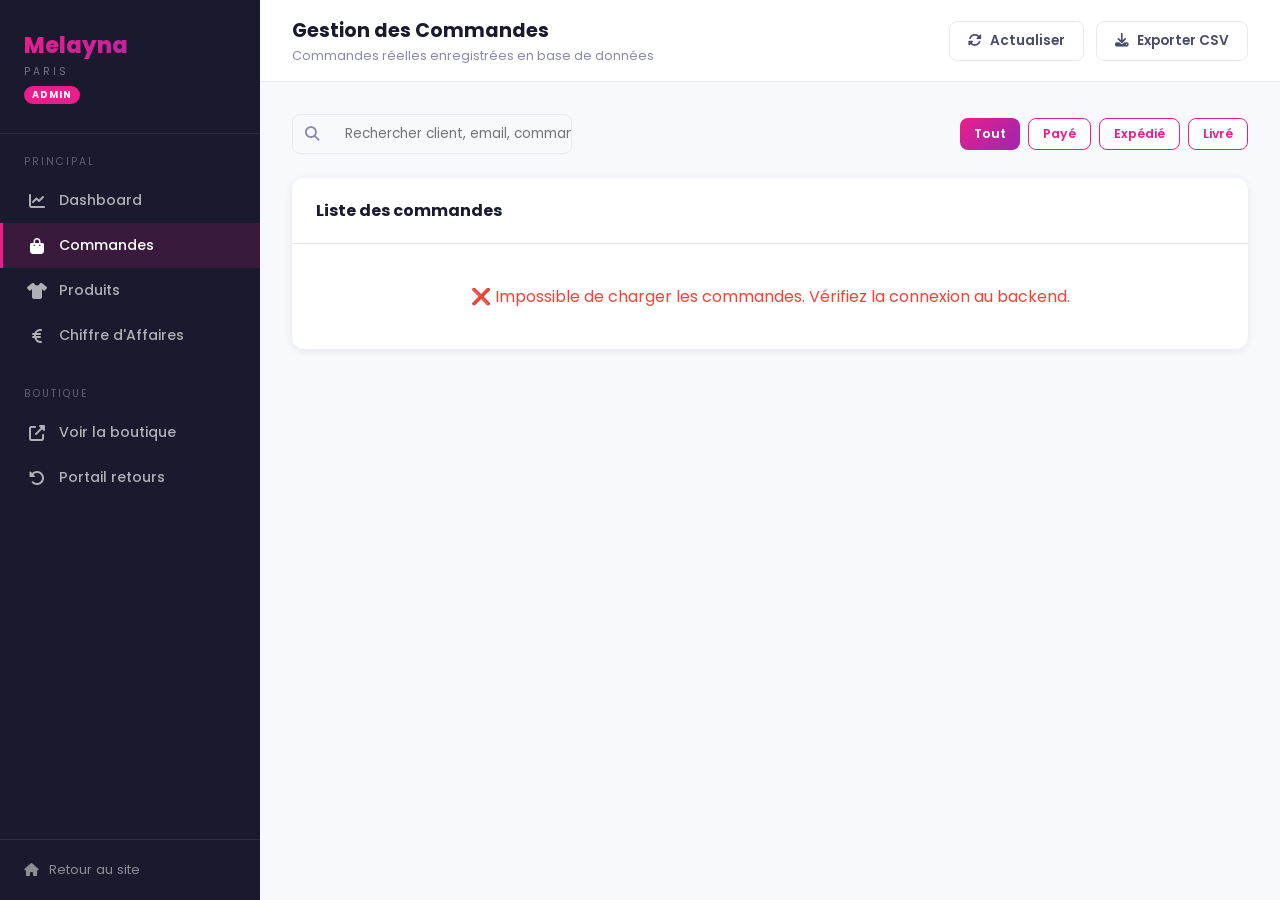
<file: admin/commandes.html>
<!DOCTYPE html>
<html lang="fr">
<head>
  <meta charset="UTF-8">
  <meta name="viewport" content="width=device-width, initial-scale=1.0">
  <title>Commandes – Admin Melayna Paris</title>
  <link rel="stylesheet" href="https://cdnjs.cloudflare.com/ajax/libs/font-awesome/6.5.0/css/all.min.css">
  <link href="https://fonts.googleapis.com/css2?family=Poppins:wght@300;400;500;600;700;800&display=swap" rel="stylesheet">
  <link rel="stylesheet" href="../css/admin.css">
</head>
<body>

<!-- SIDEBAR -->
<aside class="admin-sidebar">
  <div class="sidebar-logo">
    <div class="logo-name">Melayna</div>
    <span class="logo-sub">Paris</span>
    <div class="sidebar-badge">Admin</div>
  </div>
  <div class="sidebar-section">
    <div class="sidebar-section-title">Principal</div>
    <a href="index.html" class="sidebar-link"><i class="fas fa-chart-line"></i> Dashboard</a>
    <a href="commandes.html" class="sidebar-link active"><i class="fas fa-shopping-bag"></i> Commandes <span class="sidebar-notif" id="notif-count" style="display:none;">0</span></a>
    <a href="produits.html" class="sidebar-link"><i class="fas fa-tshirt"></i> Produits</a>
    <a href="chiffre-affaire.html" class="sidebar-link"><i class="fas fa-euro-sign"></i> Chiffre d'Affaires</a>
  </div>
  <div class="sidebar-section">
    <div class="sidebar-section-title">Boutique</div>
    <a href="../index.html" class="sidebar-link" target="_blank"><i class="fas fa-external-link-alt"></i> Voir la boutique</a>
    <a href="../retour.html" class="sidebar-link" target="_blank"><i class="fas fa-undo-alt"></i> Portail retours</a>
  </div>
  <div class="sidebar-footer"><a href="../index.html"><i class="fas fa-home"></i> Retour au site</a></div>
</aside>

<!-- MAIN -->
<main class="admin-main">
  <div class="admin-topbar">
    <div class="topbar-title">
      <h1>Gestion des Commandes</h1>
      <p>Commandes réelles enregistrées en base de données</p>
    </div>
    <div class="topbar-actions">
      <button class="topbar-btn topbar-btn-outline" onclick="loadOrders()">
        <i class="fas fa-sync-alt"></i> Actualiser
      </button>
      <button class="topbar-btn topbar-btn-outline" onclick="exportCSV()">
        <i class="fas fa-download"></i> Exporter CSV
      </button>
    </div>
  </div>

  <div class="admin-content">

    <!-- Filtres -->
    <div style="display:flex;gap:10px;margin-bottom:24px;flex-wrap:wrap;align-items:center;">
      <div class="admin-search">
        <i class="fas fa-search"></i>
        <input type="text" placeholder="Rechercher client, email, commande…" id="order-search" oninput="filterOrders()">
      </div>
      <div style="display:flex;gap:8px;flex-wrap:wrap;margin-left:auto;">
        <button class="btn btn-sm" id="filter-all" onclick="setFilter('all')" style="background:var(--gradient);color:#fff;border:none;">Tout</button>
        <button class="btn btn-sm btn-outline" id="filter-paye" onclick="setFilter('Payé')">Payé</button>
        <button class="btn btn-sm btn-outline" id="filter-expedie" onclick="setFilter('Expédié')">Expédié</button>
        <button class="btn btn-sm btn-outline" id="filter-livre" onclick="setFilter('Livré')">Livré</button>
      </div>
    </div>

    <!-- Tableau -->
    <div class="admin-card">
      <div class="admin-card-header">
        <h3>Liste des commandes <span style="color:var(--text-light);font-weight:400;font-size:0.85rem;" id="order-count"></span></h3>
      </div>
      <div class="admin-card-body">
        <div id="loading" style="text-align:center;padding:40px;color:var(--text-light);">
          <i class="fas fa-spinner fa-spin" style="font-size:2rem;"></i>
          <p>Chargement des commandes…</p>
        </div>
        <table class="admin-table" id="orders-table" style="display:none;">
          <thead>
            <tr>
              <th>N° Commande</th>
              <th>Client</th>
              <th>Date</th>
              <th>Articles</th>
              <th>Montant</th>
              <th>Paiement</th>
              <th>Suivi</th>
              <th>Statut</th>
              <th>Actions</th>
            </tr>
          </thead>
          <tbody id="orders-body"></tbody>
        </table>
      </div>
    </div>
  </div>
</main>

<!-- Modale détail commande -->
<div id="order-modal" style="display:none;position:fixed;top:0;left:0;right:0;bottom:0;background:rgba(0,0,0,0.5);z-index:999;align-items:center;justify-content:center;">
  <div style="background:#fff;border-radius:var(--radius);padding:36px;max-width:620px;width:90%;max-height:90vh;overflow-y:auto;position:relative;">
    <button onclick="closeModal()" style="position:absolute;top:16px;right:16px;background:none;border:none;font-size:1.4rem;color:var(--text-light);cursor:pointer;">&times;</button>
    <div id="modal-content"></div>
  </div>
</div>

<script>
const API = "https://melayna-paris.infinityfreeapp.com";
let ORDERS = [];
let activeFilter = "all";
let searchTerm = "";

// Charger les commandes depuis la base de données
async function loadOrders() {
  document.getElementById("loading").style.display = "block";
  document.getElementById("orders-table").style.display = "none";
  try {
    const res = await fetch(API + "/get-orders.php", {
      method: "POST",
      headers: { "Content-Type": "application/json" },
      body: JSON.stringify({ action: "get" })
    });
    const data = await res.json();
    ORDERS = data.map(o => ({
      id: o.id,
      paypal_id: o.paypal_order_id,
      client: o.client_prenom + " " + o.client_nom,
      prenom: o.client_prenom,
      email: o.client_email,
      tel: o.client_tel,
      adresse: o.adresse + ", " + o.code_postal + " " + o.ville,
      instructions: o.instructions,
      produits: typeof o.produits === 'string' ? JSON.parse(o.produits) : (o.produits || []),
      montant: parseFloat(o.total),
      statut: o.statut || "Payé",
      tracking: o.tracking || "",
      date: new Date(o.date_commande).toLocaleDateString('fr-FR')
    }));

    // Badge commandes en attente
    const enAttente = ORDERS.filter(o => o.statut === "Payé").length;
    const notif = document.getElementById("notif-count");
    if (enAttente > 0) { notif.style.display = "inline"; notif.textContent = enAttente; }
    else { notif.style.display = "none"; }

    document.getElementById("loading").style.display = "none";
    document.getElementById("orders-table").style.display = "table";
    renderOrders();
  } catch(e) {
    document.getElementById("loading").innerHTML = `<p style="color:var(--error);">❌ Impossible de charger les commandes. Vérifiez la connexion au backend.</p>`;
  }
}

function getStatusBadge(statut) {
  const map = { "Payé":"badge-warning", "Expédié":"badge-info", "Livré":"badge-success", "Annulé":"badge-error" };
  return `<span class="status-badge ${map[statut]||"badge-info"}">${statut}</span>`;
}

function setFilter(f) {
  activeFilter = f;
  document.querySelectorAll("[id^='filter-']").forEach(btn => {
    btn.style.background = ""; btn.style.color = ""; btn.style.border = "";
    btn.classList.add("btn-outline");
  });
  const btnMap = { all:"filter-all", "Payé":"filter-paye", "Expédié":"filter-expedie", "Livré":"filter-livre" };
  const activeBtn = document.getElementById(btnMap[f]);
  if (activeBtn) { activeBtn.style.background = "var(--gradient)"; activeBtn.style.color = "#fff"; activeBtn.style.border = "none"; }
  renderOrders();
}

function filterOrders() {
  searchTerm = document.getElementById("order-search").value.toLowerCase();
  renderOrders();
}

function renderOrders() {
  let list = ORDERS;
  if (activeFilter !== "all") list = list.filter(o => o.statut === activeFilter);
  if (searchTerm) list = list.filter(o =>
    String(o.id).includes(searchTerm) ||
    o.client.toLowerCase().includes(searchTerm) ||
    o.email.toLowerCase().includes(searchTerm) ||
    o.paypal_id.toLowerCase().includes(searchTerm)
  );
  document.getElementById("order-count").textContent = `(${list.length})`;
  const body = document.getElementById("orders-body");
  body.innerHTML = list.map(o => {
    const initials = o.client.split(" ").map(n => n[0]).join("").toUpperCase();
    const nbArticles = o.produits ? o.produits.length : 0;
    return `
      <tr>
        <td><span style="font-weight:700;color:var(--primary);font-size:0.85rem;">#MP-${String(o.id).padStart(4,'0')}</span></td>
        <td>
          <div style="display:flex;align-items:center;gap:8px;">
            <div class="order-avatar">${initials}</div>
            <div>
              <div style="font-weight:600;font-size:0.88rem;">${o.client}</div>
              <div style="font-size:0.75rem;color:var(--text-light);">${o.email}</div>
            </div>
          </div>
        </td>
        <td style="font-size:0.85rem;color:var(--text-medium);">${o.date}</td>
        <td style="font-size:0.82rem;color:var(--text-medium);">${nbArticles} article${nbArticles>1?"s":""}</td>
        <td><strong>${o.montant.toFixed(2).replace(".",",")} €</strong></td>
        <td><span class="status-badge badge-success"><i class="fab fa-paypal"></i> PayPal</span></td>
        <td>
          ${o.tracking ? `<a href="https://www.laposte.fr/outils/suivre-vos-envois?code=${o.tracking}" target="_blank" style="font-size:0.8rem;color:var(--info);">${o.tracking}</a>` :
            `<span style="font-size:0.8rem;color:var(--text-light);">—</span>`}
        </td>
        <td>${getStatusBadge(o.statut)}</td>
        <td>
          <div style="display:flex;gap:6px;">
            <button class="btn btn-sm btn-outline" onclick="viewOrder(${o.id})" title="Voir"><i class="fas fa-eye"></i></button>
            ${o.statut==="Payé" ? `<button class="btn btn-sm" onclick="updateStatus(${o.id},'Expédié')" style="background:#E3F2FD;color:#1565C0;font-size:0.75rem;" title="Marquer expédié"><i class="fas fa-truck"></i></button>` : ""}
            ${o.statut==="Expédié" ? `<button class="btn btn-sm" onclick="updateStatus(${o.id},'Livré')" style="background:#E8F5E9;color:#2E7D32;font-size:0.75rem;" title="Marquer livré"><i class="fas fa-check"></i></button>` : ""}
            <button class="btn btn-sm btn-danger" onclick="editTracking(${o.id})" title="N° suivi"><i class="fas fa-barcode"></i></button>
          </div>
        </td>
      </tr>`;
  }).join("");
  if (list.length === 0) {
    body.innerHTML = `<tr><td colspan="9" style="text-align:center;padding:40px;color:var(--text-light);">Aucune commande trouvée</td></tr>`;
  }
}

function viewOrder(id) {
  const o = ORDERS.find(x => x.id === id);
  if (!o) return;
  const produitsList = o.produits && o.produits.length > 0
    ? o.produits.map(p => `<div style="display:flex;justify-content:space-between;align-items:center;margin-bottom:8px;font-size:0.88rem;">
        <span><i class="fas fa-tshirt" style="color:var(--primary);margin-right:8px;"></i>${p.name} <span style="color:var(--text-light);">x${p.qty}</span></span>
        <strong>${(p.price * p.qty).toFixed(2).replace(".",",")} €</strong>
      </div>`).join("")
    : "<p style='color:var(--text-light);font-size:0.85rem;'>Détail non disponible</p>";

  document.getElementById("modal-content").innerHTML = `
    <h3 style="margin-bottom:20px;">Commande <span style="color:var(--primary);">#MP-${String(o.id).padStart(4,'0')}</span></h3>
    <div style="display:grid;grid-template-columns:1fr 1fr;gap:16px;margin-bottom:20px;">
      <div><div style="font-size:0.8rem;color:var(--text-light);margin-bottom:4px;">Client</div>
        <div style="font-weight:600;">${o.client}</div>
        <div style="font-size:0.8rem;color:var(--text-light);">${o.email}</div>
        <div style="font-size:0.8rem;color:var(--text-light);">${o.tel}</div>
      </div>
      <div><div style="font-size:0.8rem;color:var(--text-light);margin-bottom:4px;">Date</div><div style="font-weight:600;">${o.date}</div></div>
      <div><div style="font-size:0.8rem;color:var(--text-light);margin-bottom:4px;">Adresse</div><div style="font-size:0.85rem;">${o.adresse}</div></div>
      <div><div style="font-size:0.8rem;color:var(--text-light);margin-bottom:4px;">Statut</div>${getStatusBadge(o.statut)}</div>
    </div>
    ${o.instructions ? `<div style="background:#FFF9C4;border-radius:var(--radius-sm);padding:10px;margin-bottom:16px;font-size:0.83rem;"><i class="fas fa-info-circle"></i> ${o.instructions}</div>` : ""}
    <div style="background:var(--bg);border-radius:var(--radius-sm);padding:16px;margin-bottom:20px;">
      <div style="font-size:0.85rem;font-weight:600;margin-bottom:12px;">Articles commandés</div>
      ${produitsList}
    </div>
    <div style="display:flex;justify-content:space-between;align-items:center;padding:14px;background:#fff;border:1px solid var(--border);border-radius:var(--radius-sm);margin-bottom:16px;">
      <span style="font-weight:700;">Total TTC</span>
      <span style="font-size:1.2rem;font-weight:800;color:var(--primary);">${o.montant.toFixed(2).replace(".",",")} €</span>
    </div>
    <div style="font-size:0.78rem;color:var(--text-light);margin-bottom:16px;">PayPal ID : ${o.paypal_id}</div>
    ${o.tracking ? `<div style="margin-bottom:16px;font-size:0.85rem;"><strong>N° de suivi :</strong> <a href="https://www.laposte.fr/outils/suivre-vos-envois?code=${o.tracking}" target="_blank" style="color:var(--primary);">${o.tracking}</a></div>` : ""}
    <div style="display:flex;gap:10px;flex-wrap:wrap;">
      ${o.statut==="Payé" ? `<button class="btn btn-primary" onclick="updateStatus(${o.id},'Expédié');closeModal();"><i class="fas fa-truck"></i> Marquer expédié</button>` : ""}
      ${o.statut==="Expédié" ? `<button class="btn btn-primary" onclick="updateStatus(${o.id},'Livré');closeModal();"><i class="fas fa-check"></i> Marquer livré</button>` : ""}
      <button class="btn btn-outline" onclick="editTracking(${o.id})"><i class="fas fa-barcode"></i> N° suivi</button>
      <button class="btn btn-outline" onclick="closeModal()">Fermer</button>
    </div>
  `;
  document.getElementById("order-modal").style.display = "flex";
}

async function updateStatus(id, newStatus) {
  if (newStatus === "Expédié") {
    const tracking = prompt("N° de suivi Colissimo :", "6V");
    if (tracking !== null) await editTrackingDirect(id, tracking.trim());
  }
  await fetch(API + "/update-order.php", {
    method: "POST",
    headers: { "Content-Type": "application/json" },
    body: JSON.stringify({ id, statut: newStatus })
  });
  await loadOrders();
}

async function editTracking(id) {
  const o = ORDERS.find(x => x.id === id);
  if (!o) return;
  const tracking = prompt("N° de suivi Colissimo :", o.tracking || "6V");
  if (tracking !== null) await editTrackingDirect(id, tracking.trim());
}

async function editTrackingDirect(id, tracking) {
  await fetch(API + "/update-order.php", {
    method: "POST",
    headers: { "Content-Type": "application/json" },
    body: JSON.stringify({ id, tracking })
  });
  await loadOrders();
}

function closeModal() {
  document.getElementById("order-modal").style.display = "none";
}

function exportCSV() {
  const rows = [["N° Commande","Client","Email","Téléphone","Date","Adresse","Montant","Statut","PayPal ID","Suivi"]];
  ORDERS.forEach(o => rows.push([
    `#MP-${String(o.id).padStart(4,'0')}`,
    o.client, o.email, o.tel, o.date, o.adresse,
    o.montant.toFixed(2), o.statut, o.paypal_id, o.tracking
  ]));
  const csv = rows.map(r => r.map(v => `"${v}"`).join(";")).join("\n");
  const blob = new Blob(["﻿" + csv], { type: "text/csv;charset=utf-8;" });
  const url = URL.createObjectURL(blob);
  const a = document.createElement("a");
  a.href = url; a.download = "commandes_melayna.csv"; a.click();
}

document.getElementById("order-modal").addEventListener("click", (e) => {
  if (e.target === document.getElementById("order-modal")) closeModal();
});

loadOrders();
</script>
</body>
</html>
</file>
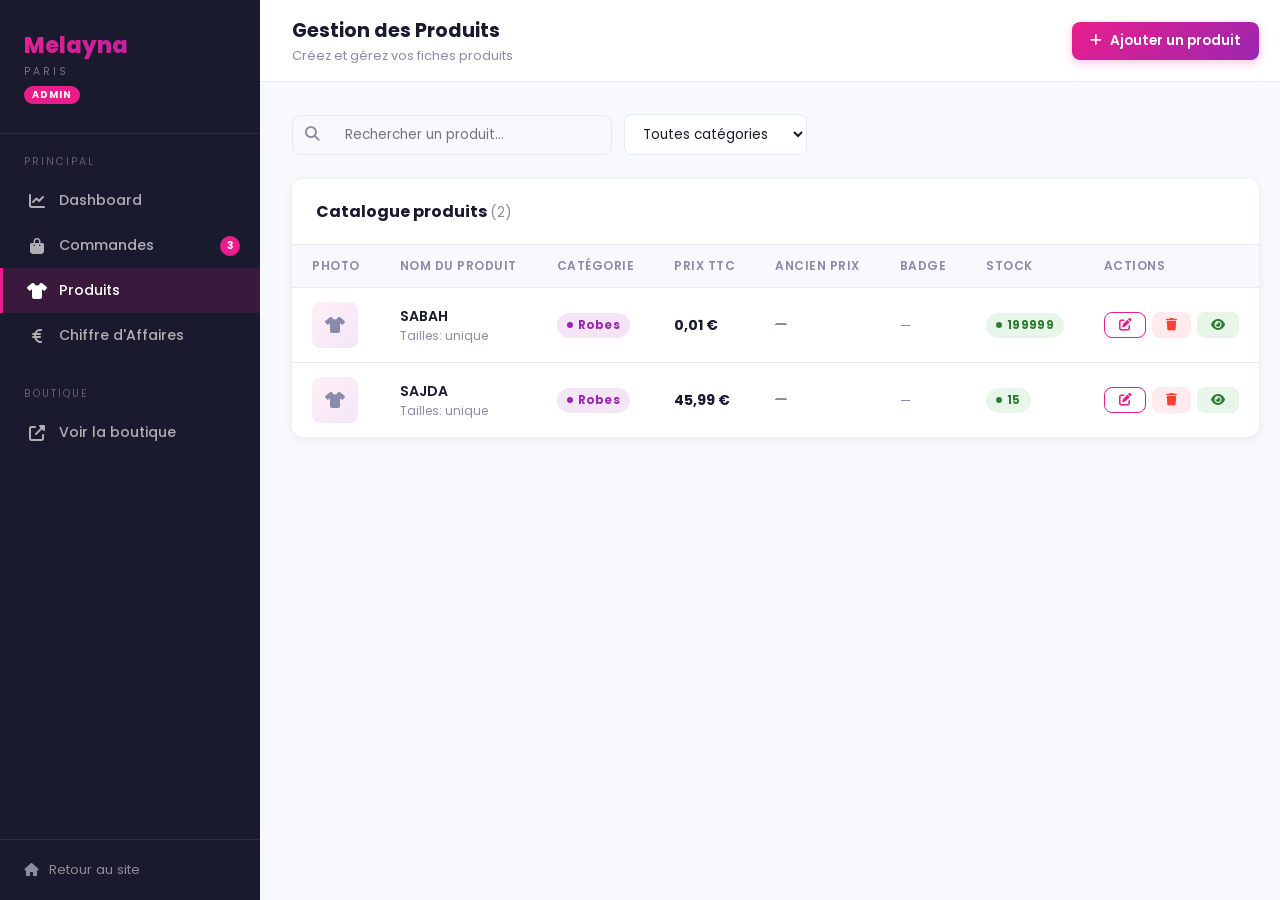
<file: admin/produits.html>
<!DOCTYPE html>
<html lang="fr">
<head>
  <meta charset="UTF-8">
  <meta name="viewport" content="width=device-width, initial-scale=1.0">
  <title>Produits – Admin Melayna Paris</title>
  <link rel="stylesheet" href="https://cdnjs.cloudflare.com/ajax/libs/font-awesome/6.5.0/css/all.min.css">
  <link href="https://fonts.googleapis.com/css2?family=Poppins:wght@300;400;500;600;700;800&display=swap" rel="stylesheet">
  <link rel="stylesheet" href="../css/admin.css">
</head>
<body>

<!-- SIDEBAR -->
<aside class="admin-sidebar">
  <div class="sidebar-logo">
    <div class="logo-name">Melayna</div>
    <span class="logo-sub">Paris</span>
    <div class="sidebar-badge">Admin</div>
  </div>
  <div class="sidebar-section">
    <div class="sidebar-section-title">Principal</div>
    <a href="index.html" class="sidebar-link"><i class="fas fa-chart-line"></i> Dashboard</a>
    <a href="commandes.html" class="sidebar-link"><i class="fas fa-shopping-bag"></i> Commandes<span class="sidebar-notif">3</span></a>
    <a href="produits.html" class="sidebar-link active"><i class="fas fa-tshirt"></i> Produits</a>
    <a href="chiffre-affaire.html" class="sidebar-link"><i class="fas fa-euro-sign"></i> Chiffre d'Affaires</a>
  </div>
  <div class="sidebar-section">
    <div class="sidebar-section-title">Boutique</div>
    <a href="../index.html" class="sidebar-link" target="_blank"><i class="fas fa-external-link-alt"></i> Voir la boutique</a>
  </div>
  <div class="sidebar-footer"><a href="../index.html"><i class="fas fa-home"></i> Retour au site</a></div>
</aside>

<!-- MAIN -->
<main class="admin-main">
  <div class="admin-topbar">
    <div class="topbar-title">
      <h1>Gestion des Produits</h1>
      <p>Créez et gérez vos fiches produits</p>
    </div>
    <div class="topbar-actions">
      <button class="topbar-btn topbar-btn-primary" onclick="openAddProduct()">
        <i class="fas fa-plus"></i> Ajouter un produit
      </button>
    </div>
  </div>

  <div class="admin-content">
    <!-- Filtres & Recherche -->
    <div style="display:flex;gap:12px;margin-bottom:24px;align-items:center;flex-wrap:wrap;">
      <div class="admin-search" style="max-width:320px;">
        <i class="fas fa-search"></i>
        <input type="text" placeholder="Rechercher un produit…" id="product-search" oninput="renderProductsTable()">
      </div>
      <select id="cat-filter" onchange="renderProductsTable()" style="padding:9px 14px;border:1.5px solid var(--border);border-radius:var(--radius-sm);font-size:0.85rem;color:var(--text-dark);outline:none;background:#fff;">
        <option value="all">Toutes catégories</option>
        <option value="robes">Robes</option>
        <option value="jupes">Jupes</option>
        <option value="vestes">Vestes & Manteaux</option>
        <option value="pantalons">Pantalons</option>
        <option value="sacs">Sacs</option>
      </select>
    </div>

    <!-- Tableau produits -->
    <div class="admin-card">
      <div class="admin-card-header">
        <h3>Catalogue produits <span style="color:var(--text-light);font-weight:400;font-size:0.85rem;" id="prod-count"></span></h3>
      </div>
      <div class="admin-card-body">
        <table class="admin-table">
          <thead>
            <tr>
              <th>Photo</th>
              <th>Nom du produit</th>
              <th>Catégorie</th>
              <th>Prix TTC</th>
              <th>Ancien prix</th>
              <th>Badge</th>
              <th>Stock</th>
              <th>Actions</th>
            </tr>
          </thead>
          <tbody id="products-body"></tbody>
        </table>
      </div>
    </div>
  </div>
</main>

<!-- MODALE : Ajouter / Modifier produit -->
<div id="product-modal" style="display:none;position:fixed;top:0;left:0;right:0;bottom:0;background:rgba(0,0,0,0.55);z-index:999;align-items:flex-start;justify-content:center;overflow-y:auto;padding:40px 20px;">
  <div style="background:#fff;border-radius:var(--radius);padding:36px;max-width:700px;width:100%;position:relative;margin:auto;">
    <button onclick="closeModal()" style="position:absolute;top:16px;right:16px;background:none;border:none;font-size:1.5rem;color:var(--text-light);cursor:pointer;">&times;</button>
    <h3 id="modal-title" style="margin-bottom:28px;">Ajouter un produit</h3>

    <form id="product-form" onsubmit="saveProduct(event)">
      <input type="hidden" id="edit-id">

      <div class="form-row">
        <div class="form-group">
          <label class="form-label">Nom du produit <span>*</span></label>
          <input type="text" class="form-control" id="p-name" required placeholder="Ex: Robe Midi Fleurie">
        </div>
        <div class="form-group">
          <label class="form-label">Catégorie <span>*</span></label>
          <select class="form-control" id="p-category" required>
            <option value="">– Choisir –</option>
            <option value="robes">Robes</option>
            <option value="jupes">Jupes</option>
            <option value="vestes">Vestes & Manteaux</option>
            <option value="pantalons">Pantalons</option>
            <option value="sacs">Sacs</option>
          </select>
        </div>
      </div>

      <div class="form-row-3">
        <div class="form-group">
          <label class="form-label">Prix TTC (€) <span>*</span></label>
          <input type="number" class="form-control" id="p-price" required step="0.01" min="0" placeholder="89.90">
        </div>
        <div class="form-group">
          <label class="form-label">Ancien prix (€)</label>
          <input type="number" class="form-control" id="p-oldprice" step="0.01" min="0" placeholder="129.90">
        </div>
        <div class="form-group">
          <label class="form-label">Stock</label>
          <input type="number" class="form-control" id="p-stock" min="0" value="0" placeholder="10">
        </div>
      </div>

      <div class="form-row">
        <div class="form-group">
          <label class="form-label">Badge affiché</label>
          <select class="form-control" id="p-badge">
            <option value="">Aucun</option>
            <option value="Nouveau">Nouveau</option>
            <option value="Promo">Promo</option>
          </select>
        </div>
        <div class="form-group">
          <label class="form-label">Tailles disponibles</label>
          <div style="display:flex;gap:8px;flex-wrap:wrap;margin-top:6px;" id="sizes-checkboxes">
            <label style="display:flex;align-items:center;gap:5px;font-weight:400;font-size:0.85rem;cursor:pointer;" class="form-label">
              <input type="checkbox" value="XS" class="size-cb" style="accent-color:var(--primary);"> XS
            </label>
            <label style="display:flex;align-items:center;gap:5px;font-weight:400;font-size:0.85rem;cursor:pointer;" class="form-label">
              <input type="checkbox" value="S" class="size-cb" style="accent-color:var(--primary);"> S
            </label>
            <label style="display:flex;align-items:center;gap:5px;font-weight:400;font-size:0.85rem;cursor:pointer;" class="form-label">
              <input type="checkbox" value="M" class="size-cb" style="accent-color:var(--primary);"> M
            </label>
            <label style="display:flex;align-items:center;gap:5px;font-weight:400;font-size:0.85rem;cursor:pointer;" class="form-label">
              <input type="checkbox" value="L" class="size-cb" style="accent-color:var(--primary);"> L
            </label>
            <label style="display:flex;align-items:center;gap:5px;font-weight:400;font-size:0.85rem;cursor:pointer;" class="form-label">
              <input type="checkbox" value="XL" class="size-cb" style="accent-color:var(--primary);"> XL
            </label>
            <label style="display:flex;align-items:center;gap:5px;font-weight:400;font-size:0.85rem;cursor:pointer;" class="form-label">
              <input type="checkbox" value="XXL" class="size-cb" style="accent-color:var(--primary);"> XXL
            </label>
          </div>
        </div>
      </div>

      <div class="form-group">
        <label class="form-label">Description</label>
        <textarea class="form-control" id="p-desc" rows="4" placeholder="Décrivez votre produit…"></textarea>
      </div>

      <!-- Zone upload photo -->
      <div class="form-group">
        <label class="form-label">Photos produit</label>
        <div class="upload-zone" onclick="document.getElementById('photo-input').click()">
          <i class="fas fa-cloud-upload-alt"></i>
          <p><strong>Cliquer pour importer</strong> ou glisser-déposer vos photos</p>
          <p style="font-size:0.75rem;color:var(--text-light);margin-top:4px;">JPG, PNG, WEBP – max 5 Mo par image</p>
        </div>
        <input type="file" id="photo-input" accept="image/*" multiple style="display:none;" onchange="previewPhotos(event)">
        <div id="photo-preview" style="display:flex;gap:10px;flex-wrap:wrap;margin-top:12px;"></div>
      </div>

      <div style="display:flex;gap:12px;justify-content:flex-end;margin-top:10px;">
        <button type="button" class="btn btn-outline" onclick="closeModal()">Annuler</button>
        <button type="submit" class="btn btn-primary"><i class="fas fa-save"></i> Enregistrer le produit</button>
      </div>
    </form>
  </div>
</div>

<script src="../js/products.js"></script>
<script>
// Copie locale des produits (modifiable en session)
let products = JSON.parse(JSON.stringify(PRODUCTS));

function getCategoryLabel(catId) {
  const map = { robes:"Robes", jupes:"Jupes", vestes:"Vestes & Manteaux", pantalons:"Pantalons", sacs:"Sacs" };
  return map[catId] || catId;
}
function getBadgeBadge(badge) {
  if (badge === "Nouveau") return `<span class="status-badge badge-purple">Nouveau</span>`;
  if (badge === "Promo") return `<span class="status-badge badge-warning">Promo</span>`;
  return `<span style="color:var(--text-light);font-size:0.8rem;">—</span>`;
}

function renderProductsTable() {
  const search = document.getElementById("product-search").value.toLowerCase();
  const catFilter = document.getElementById("cat-filter").value;
  let list = products;
  if (catFilter !== "all") list = list.filter(p => p.category === catFilter);
  if (search) list = list.filter(p => p.name.toLowerCase().includes(search));
  document.getElementById("prod-count").textContent = `(${list.length})`;
  const body = document.getElementById("products-body");
  body.innerHTML = list.map(p => `
    <tr>
      <td><div class="prod-thumb"><i class="fas fa-tshirt"></i></div></td>
      <td>
        <div style="font-weight:600;font-size:0.88rem;">${p.name}</div>
        <div style="font-size:0.75rem;color:var(--text-light);">Tailles: ${p.sizes.join(", ")}</div>
      </td>
      <td><span class="status-badge badge-info" style="background:#F3E5F5;color:var(--secondary);">${getCategoryLabel(p.category)}</span></td>
      <td><strong>${p.price.toFixed(2).replace(".",",")} €</strong></td>
      <td style="color:var(--text-light);text-decoration:line-through;font-size:0.85rem;">${p.oldPrice ? p.oldPrice.toFixed(2).replace(".",",")+' €' : '—'}</td>
      <td>${getBadgeBadge(p.badge)}</td>
      <td><span class="status-badge ${p.stock <= 5 ? 'badge-error' : p.stock <= 10 ? 'badge-warning' : 'badge-success'}">${p.stock}</span></td>
      <td>
        <div style="display:flex;gap:6px;">
          <button class="btn btn-sm btn-outline" onclick="editProduct(${p.id})" title="Modifier"><i class="fas fa-edit"></i></button>
          <button class="btn btn-sm btn-danger" onclick="deleteProduct(${p.id})" title="Supprimer"><i class="fas fa-trash"></i></button>
          <a href="../produit.html?id=${p.id}" target="_blank" class="btn btn-sm" style="background:#E8F5E9;color:#2E7D32;" title="Voir"><i class="fas fa-eye"></i></a>
        </div>
      </td>
    </tr>
  `).join("");
  if (list.length === 0) {
    body.innerHTML = `<tr><td colspan="8" style="text-align:center;padding:40px;color:var(--text-light);">Aucun produit trouvé</td></tr>`;
  }
}

function openAddProduct() {
  document.getElementById("modal-title").textContent = "Ajouter un produit";
  document.getElementById("edit-id").value = "";
  document.getElementById("product-form").reset();
  document.querySelectorAll(".size-cb").forEach(cb => cb.checked = false);
  document.getElementById("photo-preview").innerHTML = "";
  document.getElementById("product-modal").style.display = "flex";
}

function editProduct(id) {
  const p = products.find(x => x.id === id);
  if (!p) return;
  document.getElementById("modal-title").textContent = "Modifier le produit";
  document.getElementById("edit-id").value = p.id;
  document.getElementById("p-name").value = p.name;
  document.getElementById("p-category").value = p.category;
  document.getElementById("p-price").value = p.price;
  document.getElementById("p-oldprice").value = p.oldPrice || "";
  document.getElementById("p-stock").value = p.stock;
  document.getElementById("p-badge").value = p.badge || "";
  document.getElementById("p-desc").value = p.description;
  document.querySelectorAll(".size-cb").forEach(cb => { cb.checked = p.sizes.includes(cb.value); });
  document.getElementById("photo-preview").innerHTML = "";
  document.getElementById("product-modal").style.display = "flex";
}

function saveProduct(e) {
  e.preventDefault();
  const sizes = [...document.querySelectorAll(".size-cb:checked")].map(cb => cb.value);
  if (sizes.length === 0) { alert("Veuillez sélectionner au moins une taille."); return; }
  const editId = parseInt(document.getElementById("edit-id").value);
  const data = {
    name: document.getElementById("p-name").value,
    category: document.getElementById("p-category").value,
    price: parseFloat(document.getElementById("p-price").value),
    oldPrice: parseFloat(document.getElementById("p-oldprice").value) || null,
    stock: parseInt(document.getElementById("p-stock").value) || 0,
    badge: document.getElementById("p-badge").value || null,
    description: document.getElementById("p-desc").value,
    sizes,
    images: []
  };
  if (editId) {
    const idx = products.findIndex(p => p.id === editId);
    if (idx >= 0) { products[idx] = { ...products[idx], ...data }; }
  } else {
    data.id = Date.now();
    products.push(data);
  }
  closeModal();
  renderProductsTable();
  alert(editId ? "Produit modifié avec succès !" : "Produit ajouté avec succès !");
}

function deleteProduct(id) {
  const p = products.find(x => x.id === id);
  if (confirm(`Supprimer "${p?.name}" ? Cette action est irréversible.`)) {
    products = products.filter(x => x.id !== id);
    renderProductsTable();
  }
}

function closeModal() {
  document.getElementById("product-modal").style.display = "none";
}

function previewPhotos(e) {
  const preview = document.getElementById("photo-preview");
  [...e.target.files].forEach(file => {
    const reader = new FileReader();
    reader.onload = ev => {
      const img = document.createElement("img");
      img.src = ev.target.result;
      img.style.cssText = "width:80px;height:80px;object-fit:cover;border-radius:var(--radius-sm);border:2px solid var(--border);";
      preview.appendChild(img);
    };
    reader.readAsDataURL(file);
  });
}

renderProductsTable();
</script>
</body>
</html>
</file>
<file: css/style.css>
/* ===================================
   MELAYNA PARIS - Styles Principaux
   Style: Moderne & Coloré
   =================================== */

/* --- Variables de couleurs --- */
:root {
  --primary: #E91E8C;
  --primary-dark: #C2185B;
  --primary-light: #FF6BAD;
  --secondary: #9C27B0;
  --secondary-dark: #6A1B9A;
  --accent: #FF8C00;
  --accent-light: #FFB347;
  --bg: #FFF5F9;
  --bg-card: #FFFFFF;
  --text-dark: #1A1A2E;
  --text-medium: #4A4A6A;
  --text-light: #8A8AAA;
  --border: #F0D6E8;
  --shadow: rgba(233, 30, 140, 0.12);
  --gradient: linear-gradient(135deg, #E91E8C, #9C27B0);
  --gradient-soft: linear-gradient(135deg, #FFF0F7, #F3E5F5);
  --success: #4CAF50;
  --warning: #FF9800;
  --error: #F44336;
  --radius: 14px;
  --radius-sm: 8px;
  --transition: 0.3s cubic-bezier(0.4, 0, 0.2, 1);
}

/* --- Reset & Base --- */
*, *::before, *::after { box-sizing: border-box; margin: 0; padding: 0; }

html { scroll-behavior: smooth; }

body {
  font-family: 'Poppins', 'Segoe UI', sans-serif;
  background: var(--bg);
  color: var(--text-dark);
  line-height: 1.6;
  min-height: 100vh;
}

a { text-decoration: none; color: inherit; }
img { max-width: 100%; display: block; }
ul { list-style: none; }
button { cursor: pointer; border: none; font-family: inherit; }
input, select, textarea { font-family: inherit; }

/* --- Typographie --- */
h1, h2, h3, h4 { font-weight: 700; line-height: 1.2; }
h1 { font-size: clamp(1.8rem, 4vw, 3rem); }
h2 { font-size: clamp(1.4rem, 3vw, 2.2rem); }
h3 { font-size: clamp(1.1rem, 2vw, 1.5rem); }
h4 { font-size: 1.1rem; }

.gradient-text {
  background: var(--gradient);
  -webkit-background-clip: text;
  -webkit-text-fill-color: transparent;
  background-clip: text;
}

/* ===== HEADER ===== */
.site-header {
  background: #fff;
  box-shadow: 0 2px 20px var(--shadow);
  position: sticky;
  top: 0;
  z-index: 1000;
}

.header-top {
  background: var(--gradient);
  color: #fff;
  text-align: center;
  padding: 8px;
  font-size: 0.82rem;
  letter-spacing: 0.5px;
}

.header-main {
  display: flex;
  align-items: center;
  justify-content: space-between;
  padding: 14px 40px;
  gap: 20px;
}

/* Logo */
.logo {
  display: flex;
  flex-direction: column;
  line-height: 1;
}
.logo-name {
  font-size: 1.7rem;
  font-weight: 800;
  background: var(--gradient);
  -webkit-background-clip: text;
  -webkit-text-fill-color: transparent;
  background-clip: text;
  letter-spacing: -0.5px;
}
.logo-sub {
  font-size: 0.68rem;
  letter-spacing: 3px;
  color: var(--text-light);
  text-transform: uppercase;
  margin-top: -2px;
}

/* Barre de recherche */
.search-bar {
  flex: 1;
  max-width: 440px;
  display: flex;
  background: var(--bg);
  border: 2px solid var(--border);
  border-radius: 50px;
  overflow: hidden;
  transition: border-color var(--transition);
}
.search-bar:focus-within {
  border-color: var(--primary);
}
.search-bar input {
  flex: 1;
  border: none;
  background: transparent;
  padding: 10px 18px;
  font-size: 0.9rem;
  color: var(--text-dark);
  outline: none;
}
.search-bar input::placeholder { color: var(--text-light); }
.search-btn {
  background: var(--gradient);
  border: none;
  padding: 10px 18px;
  color: #fff;
  font-size: 1rem;
  transition: opacity var(--transition);
}
.search-btn:hover { opacity: 0.88; }

/* Actions header */
.header-actions {
  display: flex;
  align-items: center;
  gap: 6px;
}
.action-btn {
  display: flex;
  flex-direction: column;
  align-items: center;
  gap: 2px;
  background: none;
  border: none;
  padding: 8px 12px;
  color: var(--text-medium);
  font-size: 0.7rem;
  border-radius: var(--radius-sm);
  transition: all var(--transition);
  cursor: pointer;
  position: relative;
}
.action-btn:hover { color: var(--primary); background: var(--bg); }
.action-btn i { font-size: 1.2rem; }
.cart-badge {
  position: absolute;
  top: 4px;
  right: 8px;
  background: var(--primary);
  color: #fff;
  font-size: 0.65rem;
  font-weight: 700;
  width: 18px;
  height: 18px;
  border-radius: 50%;
  display: flex;
  align-items: center;
  justify-content: center;
}

/* Navigation */
.header-nav {
  border-top: 1px solid var(--border);
  padding: 0 40px;
}
.nav-list {
  display: flex;
  gap: 4px;
}
.nav-item a {
  display: block;
  padding: 12px 18px;
  font-size: 0.88rem;
  font-weight: 600;
  color: var(--text-medium);
  border-bottom: 3px solid transparent;
  transition: all var(--transition);
  text-transform: uppercase;
  letter-spacing: 0.5px;
}
.nav-item a:hover,
.nav-item a.active {
  color: var(--primary);
  border-bottom-color: var(--primary);
}

/* ===== BUTTONS ===== */
.btn {
  display: inline-flex;
  align-items: center;
  justify-content: center;
  gap: 8px;
  padding: 12px 28px;
  border-radius: 50px;
  font-size: 0.9rem;
  font-weight: 600;
  cursor: pointer;
  transition: all var(--transition);
  border: 2px solid transparent;
  white-space: nowrap;
}
.btn-primary {
  background: var(--gradient);
  color: #fff;
  box-shadow: 0 4px 15px var(--shadow);
}
.btn-primary:hover {
  transform: translateY(-2px);
  box-shadow: 0 6px 25px rgba(233,30,140,0.3);
}
.btn-outline {
  background: transparent;
  color: var(--primary);
  border-color: var(--primary);
}
.btn-outline:hover {
  background: var(--primary);
  color: #fff;
  transform: translateY(-2px);
}
.btn-white {
  background: #fff;
  color: var(--primary);
  font-weight: 700;
}
.btn-white:hover { background: #f5f5f5; }
.btn-sm { padding: 8px 20px; font-size: 0.82rem; }
.btn-lg { padding: 16px 40px; font-size: 1rem; }
.btn-block { width: 100%; }

/* ===== HERO ===== */
.hero {
  background: var(--gradient);
  min-height: 560px;
  display: flex;
  align-items: center;
  position: relative;
  overflow: hidden;
}
.hero::before {
  content: '';
  position: absolute;
  top: -50%;
  right: -20%;
  width: 700px;
  height: 700px;
  background: rgba(255,255,255,0.06);
  border-radius: 50%;
}
.hero::after {
  content: '';
  position: absolute;
  bottom: -30%;
  left: -10%;
  width: 500px;
  height: 500px;
  background: rgba(255,255,255,0.04);
  border-radius: 50%;
}
.hero-content {
  position: relative;
  z-index: 1;
  max-width: 1200px;
  margin: 0 auto;
  padding: 60px 40px;
  display: grid;
  grid-template-columns: 1fr 1fr;
  align-items: center;
  gap: 60px;
}
.hero-text { color: #fff; }
.hero-badge {
  display: inline-block;
  background: rgba(255,255,255,0.2);
  color: #fff;
  padding: 6px 16px;
  border-radius: 50px;
  font-size: 0.8rem;
  font-weight: 600;
  letter-spacing: 1px;
  text-transform: uppercase;
  margin-bottom: 20px;
  border: 1px solid rgba(255,255,255,0.3);
}
.hero-text h1 { font-size: clamp(2rem, 4vw, 3.2rem); margin-bottom: 16px; }
.hero-text p { font-size: 1.1rem; opacity: 0.9; margin-bottom: 32px; max-width: 440px; }
.hero-actions { display: flex; gap: 16px; flex-wrap: wrap; }
.hero-image {
  display: flex;
  justify-content: center;
}
.hero-img-placeholder {
  width: 380px;
  height: 460px;
  background: rgba(255,255,255,0.15);
  border-radius: 30px 30px 120px 30px;
  display: flex;
  flex-direction: column;
  align-items: center;
  justify-content: center;
  border: 2px solid rgba(255,255,255,0.25);
  color: rgba(255,255,255,0.7);
  font-size: 0.9rem;
  gap: 12px;
}
.hero-img-placeholder i { font-size: 3rem; opacity: 0.5; }

/* ===== SECTIONS ===== */
.section { padding: 80px 40px; max-width: 1200px; margin: 0 auto; }
.section-full { padding: 80px 0; }
.section-header { text-align: center; margin-bottom: 50px; }
.section-header h2 { margin-bottom: 12px; }
.section-header p { color: var(--text-medium); font-size: 1rem; }
.section-divider {
  width: 60px;
  height: 4px;
  background: var(--gradient);
  border-radius: 2px;
  margin: 14px auto 0;
}

/* ===== CATEGORIES ===== */
.categories-grid {
  display: grid;
  grid-template-columns: repeat(5, 1fr);
  gap: 20px;
}
.category-card {
  background: #fff;
  border-radius: var(--radius);
  padding: 28px 16px;
  text-align: center;
  transition: all var(--transition);
  cursor: pointer;
  border: 2px solid transparent;
  box-shadow: 0 2px 12px var(--shadow);
}
.category-card:hover {
  border-color: var(--primary);
  transform: translateY(-5px);
  box-shadow: 0 8px 30px var(--shadow);
}
.category-card.active { border-color: var(--primary); }
.category-icon {
  width: 70px;
  height: 70px;
  background: var(--gradient-soft);
  border-radius: 50%;
  display: flex;
  align-items: center;
  justify-content: center;
  margin: 0 auto 14px;
  font-size: 1.6rem;
}
.category-card:hover .category-icon,
.category-card.active .category-icon {
  background: var(--gradient);
  color: #fff;
}
.category-card h4 { font-size: 0.88rem; color: var(--text-medium); }

/* ===== PRODUITS ===== */
.products-grid {
  display: grid;
  grid-template-columns: repeat(auto-fill, minmax(240px, 1fr));
  gap: 24px;
}

.product-card {
  background: #fff;
  border-radius: var(--radius);
  overflow: hidden;
  transition: all var(--transition);
  box-shadow: 0 2px 12px var(--shadow);
  position: relative;
}
.product-card:hover {
  transform: translateY(-6px);
  box-shadow: 0 12px 35px rgba(233,30,140,0.2);
}
.product-img {
  position: relative;
  height: 280px;
  background: var(--gradient-soft);
  overflow: hidden;
}
.product-img img {
  width: 100%;
  height: 100%;
  object-fit: cover;
  transition: transform var(--transition);
}
.product-img-placeholder {
  width: 100%;
  height: 100%;
  display: flex;
  flex-direction: column;
  align-items: center;
  justify-content: center;
  color: var(--text-light);
  gap: 8px;
  font-size: 0.8rem;
}
.product-img-placeholder i { font-size: 2.5rem; opacity: 0.4; }
.product-card:hover .product-img img { transform: scale(1.05); }

.product-badge {
  position: absolute;
  top: 12px;
  left: 12px;
  background: var(--primary);
  color: #fff;
  font-size: 0.72rem;
  font-weight: 700;
  padding: 4px 10px;
  border-radius: 50px;
  letter-spacing: 0.5px;
}
.badge-new { background: var(--secondary); }
.badge-promo { background: var(--accent); }

.product-actions-overlay {
  position: absolute;
  top: 12px;
  right: 12px;
  display: flex;
  flex-direction: column;
  gap: 8px;
  opacity: 0;
  transform: translateX(10px);
  transition: all var(--transition);
}
.product-card:hover .product-actions-overlay {
  opacity: 1;
  transform: translateX(0);
}
.overlay-btn {
  width: 38px;
  height: 38px;
  background: #fff;
  border-radius: 50%;
  display: flex;
  align-items: center;
  justify-content: center;
  font-size: 0.95rem;
  color: var(--text-medium);
  box-shadow: 0 2px 10px rgba(0,0,0,0.12);
  transition: all var(--transition);
  cursor: pointer;
  border: none;
}
.overlay-btn:hover { background: var(--primary); color: #fff; }
.overlay-btn.liked { color: var(--primary); }

.product-info { padding: 16px; }
.product-category {
  font-size: 0.75rem;
  color: var(--primary);
  text-transform: uppercase;
  letter-spacing: 1px;
  font-weight: 600;
  margin-bottom: 4px;
}
.product-name {
  font-size: 0.95rem;
  font-weight: 600;
  margin-bottom: 10px;
  color: var(--text-dark);
  display: -webkit-box;
  -webkit-line-clamp: 2;
  -webkit-box-orient: vertical;
  overflow: hidden;
}
.product-price {
  display: flex;
  align-items: center;
  gap: 10px;
  margin-bottom: 14px;
}
.price-current {
  font-size: 1.1rem;
  font-weight: 700;
  background: var(--gradient);
  -webkit-background-clip: text;
  -webkit-text-fill-color: transparent;
  background-clip: text;
}
.price-old {
  font-size: 0.85rem;
  color: var(--text-light);
  text-decoration: line-through;
}
.product-add-btn {
  width: 100%;
  background: var(--gradient);
  color: #fff;
  border: none;
  padding: 11px;
  border-radius: var(--radius-sm);
  font-size: 0.85rem;
  font-weight: 600;
  cursor: pointer;
  transition: all var(--transition);
  display: flex;
  align-items: center;
  justify-content: center;
  gap: 8px;
}
.product-add-btn:hover {
  box-shadow: 0 4px 15px var(--shadow);
  transform: translateY(-1px);
}

/* ===== FILTERS (boutique) ===== */
.filters-bar {
  display: flex;
  align-items: center;
  justify-content: space-between;
  margin-bottom: 30px;
  gap: 20px;
  flex-wrap: wrap;
}
.filter-tags {
  display: flex;
  gap: 10px;
  flex-wrap: wrap;
}
.filter-tag {
  padding: 8px 18px;
  border-radius: 50px;
  background: #fff;
  border: 2px solid var(--border);
  font-size: 0.85rem;
  font-weight: 500;
  color: var(--text-medium);
  cursor: pointer;
  transition: all var(--transition);
}
.filter-tag:hover,
.filter-tag.active {
  border-color: var(--primary);
  color: var(--primary);
  background: #FFF0F7;
}
.sort-select {
  padding: 10px 18px;
  border: 2px solid var(--border);
  border-radius: var(--radius-sm);
  background: #fff;
  font-size: 0.88rem;
  color: var(--text-dark);
  outline: none;
  cursor: pointer;
  transition: border-color var(--transition);
}
.sort-select:focus { border-color: var(--primary); }

/* ===== FICHE PRODUIT ===== */
.product-detail {
  display: grid;
  grid-template-columns: 1fr 1fr;
  gap: 60px;
  align-items: start;
}
.product-gallery { position: sticky; top: 100px; }
.gallery-main {
  height: 520px;
  background: var(--gradient-soft);
  border-radius: var(--radius);
  display: flex;
  align-items: center;
  justify-content: center;
  margin-bottom: 16px;
  overflow: hidden;
  position: relative;
}
.gallery-main img { width: 100%; height: 100%; object-fit: cover; border-radius: var(--radius); }
.gallery-thumbs { display: flex; gap: 10px; }
.gallery-thumb {
  width: 80px;
  height: 80px;
  border-radius: var(--radius-sm);
  overflow: hidden;
  cursor: pointer;
  border: 3px solid transparent;
  transition: border-color var(--transition);
  background: var(--gradient-soft);
  flex-shrink: 0;
}
.gallery-thumb.active,
.gallery-thumb:hover { border-color: var(--primary); }
.gallery-thumb img { width: 100%; height: 100%; object-fit: cover; }

.product-detail-info { padding-top: 10px; }
.product-detail-category {
  font-size: 0.8rem;
  color: var(--primary);
  text-transform: uppercase;
  letter-spacing: 2px;
  font-weight: 700;
  margin-bottom: 10px;
}
.product-detail-name {
  font-size: clamp(1.4rem, 3vw, 2rem);
  margin-bottom: 20px;
}
.product-detail-price {
  font-size: 1.8rem;
  font-weight: 800;
  background: var(--gradient);
  -webkit-background-clip: text;
  -webkit-text-fill-color: transparent;
  background-clip: text;
  margin-bottom: 24px;
}
.product-detail-desc {
  color: var(--text-medium);
  font-size: 0.95rem;
  line-height: 1.8;
  margin-bottom: 28px;
}

/* Tailles */
.size-label { font-size: 0.88rem; font-weight: 700; margin-bottom: 10px; color: var(--text-dark); }
.size-options { display: flex; gap: 10px; flex-wrap: wrap; margin-bottom: 28px; }
.size-btn {
  width: 50px;
  height: 50px;
  border-radius: var(--radius-sm);
  border: 2px solid var(--border);
  background: #fff;
  font-size: 0.85rem;
  font-weight: 600;
  cursor: pointer;
  transition: all var(--transition);
  color: var(--text-medium);
}
.size-btn:hover, .size-btn.selected {
  border-color: var(--primary);
  color: var(--primary);
  background: #FFF0F7;
}
.size-btn:disabled {
  opacity: 0.35;
  cursor: not-allowed;
  text-decoration: line-through;
}

/* Quantité */
.qty-row { display: flex; align-items: center; gap: 20px; margin-bottom: 28px; }
.qty-control {
  display: flex;
  align-items: center;
  gap: 0;
  border: 2px solid var(--border);
  border-radius: var(--radius-sm);
  overflow: hidden;
}
.qty-btn {
  width: 42px;
  height: 42px;
  background: #fff;
  border: none;
  font-size: 1.2rem;
  cursor: pointer;
  color: var(--primary);
  transition: background var(--transition);
}
.qty-btn:hover { background: #FFF0F7; }
.qty-input {
  width: 50px;
  height: 42px;
  text-align: center;
  border: none;
  font-size: 0.95rem;
  font-weight: 600;
  outline: none;
  color: var(--text-dark);
}

.add-to-cart-row { display: flex; gap: 12px; margin-bottom: 24px; }
.btn-wish {
  width: 52px;
  height: 52px;
  border-radius: var(--radius-sm);
  border: 2px solid var(--border);
  background: #fff;
  font-size: 1.2rem;
  cursor: pointer;
  color: var(--text-light);
  transition: all var(--transition);
  display: flex;
  align-items: center;
  justify-content: center;
}
.btn-wish:hover, .btn-wish.active {
  border-color: var(--primary);
  color: var(--primary);
  background: #FFF0F7;
}

/* Infos livraison */
.delivery-info {
  background: var(--gradient-soft);
  border-radius: var(--radius);
  padding: 20px;
  display: flex;
  flex-direction: column;
  gap: 12px;
}
.delivery-item {
  display: flex;
  align-items: center;
  gap: 12px;
  font-size: 0.88rem;
  color: var(--text-medium);
}
.delivery-item i {
  font-size: 1.1rem;
  color: var(--primary);
  width: 20px;
}

/* ===== PANIER ===== */
.cart-layout {
  display: grid;
  grid-template-columns: 1fr 360px;
  gap: 30px;
  align-items: start;
}
.cart-item {
  display: flex;
  gap: 20px;
  background: #fff;
  border-radius: var(--radius);
  padding: 20px;
  margin-bottom: 16px;
  box-shadow: 0 2px 12px var(--shadow);
  align-items: center;
}
.cart-item-img {
  width: 100px;
  height: 120px;
  border-radius: var(--radius-sm);
  background: var(--gradient-soft);
  overflow: hidden;
  flex-shrink: 0;
  display: flex;
  align-items: center;
  justify-content: center;
  color: var(--text-light);
  font-size: 1.5rem;
}
.cart-item-img img { width: 100%; height: 100%; object-fit: cover; }
.cart-item-info { flex: 1; }
.cart-item-name { font-weight: 600; margin-bottom: 4px; }
.cart-item-meta { font-size: 0.82rem; color: var(--text-light); margin-bottom: 12px; }
.cart-item-price {
  font-size: 1.1rem;
  font-weight: 700;
  background: var(--gradient);
  -webkit-background-clip: text;
  -webkit-text-fill-color: transparent;
  background-clip: text;
}
.cart-item-remove {
  background: none;
  border: none;
  color: var(--text-light);
  font-size: 1rem;
  cursor: pointer;
  transition: color var(--transition);
  padding: 8px;
  border-radius: 50%;
}
.cart-item-remove:hover { color: var(--error); background: #FFF5F5; }

.cart-summary {
  background: #fff;
  border-radius: var(--radius);
  padding: 28px;
  box-shadow: 0 2px 12px var(--shadow);
  position: sticky;
  top: 100px;
}
.cart-summary h3 { margin-bottom: 24px; }
.summary-line {
  display: flex;
  justify-content: space-between;
  margin-bottom: 14px;
  font-size: 0.9rem;
  color: var(--text-medium);
}
.summary-line.total {
  font-size: 1.1rem;
  font-weight: 700;
  color: var(--text-dark);
  border-top: 1px solid var(--border);
  padding-top: 14px;
  margin-top: 14px;
}
.summary-total-price {
  background: var(--gradient);
  -webkit-background-clip: text;
  -webkit-text-fill-color: transparent;
  background-clip: text;
  font-size: 1.3rem;
}

/* Livraison selector */
.shipping-option {
  display: flex;
  align-items: center;
  gap: 12px;
  background: var(--gradient-soft);
  border-radius: var(--radius-sm);
  padding: 14px 16px;
  margin-bottom: 20px;
  border: 2px solid transparent;
  cursor: pointer;
  transition: border-color var(--transition);
}
.shipping-option.selected { border-color: var(--primary); }
.shipping-option input { accent-color: var(--primary); }
.shipping-option label { flex: 1; font-size: 0.88rem; cursor: pointer; }
.shipping-option .shipping-price { font-weight: 700; color: var(--primary); }

/* ===== RETOUR ===== */
.return-form {
  background: #fff;
  border-radius: var(--radius);
  padding: 40px;
  max-width: 680px;
  margin: 0 auto;
  box-shadow: 0 4px 30px var(--shadow);
}
.form-group { margin-bottom: 22px; }
.form-group label {
  display: block;
  font-size: 0.88rem;
  font-weight: 600;
  color: var(--text-dark);
  margin-bottom: 8px;
}
.form-group label span { color: var(--primary); }
.form-control {
  width: 100%;
  padding: 12px 16px;
  border: 2px solid var(--border);
  border-radius: var(--radius-sm);
  font-size: 0.9rem;
  color: var(--text-dark);
  background: #fff;
  outline: none;
  transition: border-color var(--transition);
}
.form-control:focus { border-color: var(--primary); }
textarea.form-control { resize: vertical; min-height: 120px; }

/* ===== PAYPAL ===== */
.paypal-section {
  background: #fff;
  border-radius: var(--radius);
  padding: 36px;
  text-align: center;
  box-shadow: 0 4px 30px var(--shadow);
  max-width: 480px;
  margin: 0 auto;
}
.paypal-logo { font-size: 2.5rem; margin-bottom: 20px; }
.paypal-btn {
  width: 100%;
  background: #FFC439;
  border: none;
  border-radius: var(--radius-sm);
  padding: 14px;
  font-size: 1rem;
  font-weight: 700;
  color: #003087;
  cursor: pointer;
  transition: all var(--transition);
  margin-top: 20px;
}
.paypal-btn:hover { background: #FFB900; transform: translateY(-2px); }

/* ===== FOOTER ===== */
.site-footer {
  background: var(--text-dark);
  color: rgba(255,255,255,0.8);
  padding: 60px 40px 30px;
  margin-top: 80px;
}
.footer-grid {
  display: grid;
  grid-template-columns: 1.5fr 1fr 1fr 1fr;
  gap: 40px;
  max-width: 1200px;
  margin: 0 auto 40px;
}
.footer-brand .logo-name { -webkit-text-fill-color: #fff; color: #fff; font-size: 1.5rem; }
.footer-brand p { margin-top: 14px; font-size: 0.88rem; line-height: 1.7; opacity: 0.75; }
.footer-socials { display: flex; gap: 12px; margin-top: 20px; }
.social-link {
  width: 40px;
  height: 40px;
  background: rgba(255,255,255,0.1);
  border-radius: 50%;
  display: flex;
  align-items: center;
  justify-content: center;
  color: #fff;
  font-size: 0.95rem;
  transition: all var(--transition);
}
.social-link:hover { background: var(--primary); transform: translateY(-3px); }
.footer-col h4 { color: #fff; margin-bottom: 18px; font-size: 0.95rem; }
.footer-col ul li { margin-bottom: 10px; }
.footer-col ul li a { color: rgba(255,255,255,0.65); font-size: 0.88rem; transition: color var(--transition); }
.footer-col ul li a:hover { color: var(--primary-light); }
.footer-bottom {
  max-width: 1200px;
  margin: 0 auto;
  padding-top: 24px;
  border-top: 1px solid rgba(255,255,255,0.1);
  display: flex;
  justify-content: space-between;
  font-size: 0.8rem;
  opacity: 0.55;
  flex-wrap: wrap;
  gap: 10px;
}

/* ===== TOAST NOTIFICATIONS ===== */
.toast-container {
  position: fixed;
  bottom: 30px;
  right: 30px;
  z-index: 9999;
  display: flex;
  flex-direction: column;
  gap: 10px;
}
.toast {
  background: #fff;
  border-left: 4px solid var(--primary);
  border-radius: var(--radius-sm);
  padding: 14px 20px;
  box-shadow: 0 4px 20px rgba(0,0,0,0.12);
  display: flex;
  align-items: center;
  gap: 12px;
  min-width: 260px;
  font-size: 0.88rem;
  animation: slideIn 0.3s ease;
}
.toast i { color: var(--primary); font-size: 1.1rem; }
@keyframes slideIn {
  from { transform: translateX(100%); opacity: 0; }
  to { transform: translateX(0); opacity: 1; }
}

/* ===== PROMO BANNER ===== */
.promo-banner {
  background: var(--gradient-soft);
  border-radius: var(--radius);
  padding: 60px;
  text-align: center;
  border: 2px dashed var(--primary-light);
}
.promo-banner h2 { margin-bottom: 12px; }
.promo-banner p { color: var(--text-medium); margin-bottom: 28px; }
.promo-code-display {
  display: inline-block;
  background: #fff;
  border: 2px solid var(--primary);
  border-radius: var(--radius-sm);
  padding: 12px 28px;
  font-size: 1.4rem;
  font-weight: 800;
  color: var(--primary);
  letter-spacing: 4px;
  margin-bottom: 24px;
}

/* ===== EMPTY STATE ===== */
.empty-state {
  text-align: center;
  padding: 80px 20px;
  color: var(--text-light);
}
.empty-state i { font-size: 4rem; margin-bottom: 20px; opacity: 0.35; }
.empty-state h3 { color: var(--text-medium); margin-bottom: 10px; }
.empty-state p { font-size: 0.9rem; margin-bottom: 28px; }

/* ===== BREADCRUMB ===== */
.breadcrumb {
  display: flex;
  align-items: center;
  gap: 8px;
  font-size: 0.82rem;
  color: var(--text-light);
  margin-bottom: 30px;
}
.breadcrumb a { color: var(--primary); }
.breadcrumb i { font-size: 0.7rem; }

/* ===== PAGINATION ===== */
.pagination {
  display: flex;
  justify-content: center;
  gap: 8px;
  margin-top: 50px;
}
.page-btn {
  width: 42px;
  height: 42px;
  border-radius: var(--radius-sm);
  border: 2px solid var(--border);
  background: #fff;
  font-size: 0.9rem;
  cursor: pointer;
  transition: all var(--transition);
  display: flex;
  align-items: center;
  justify-content: center;
  color: var(--text-medium);
}
.page-btn:hover, .page-btn.active {
  background: var(--gradient);
  color: #fff;
  border-color: transparent;
}

/* ===== RESPONSIVE ===== */
@media (max-width: 1024px) {
  .header-main { padding: 12px 24px; }
  .header-nav { padding: 0 24px; }
  .section { padding: 60px 24px; }
  .categories-grid { grid-template-columns: repeat(3, 1fr); }
  .hero-content { grid-template-columns: 1fr; gap: 40px; }
  .hero-image { display: none; }
  .product-detail { grid-template-columns: 1fr; }
  .cart-layout { grid-template-columns: 1fr; }
  .footer-grid { grid-template-columns: 1fr 1fr; }
}

@media (max-width: 768px) {
  .header-main { padding: 12px 16px; }
  .header-nav { padding: 0 16px; }
  .search-bar { display: none; }
  .section { padding: 40px 16px; }
  .categories-grid { grid-template-columns: repeat(2, 1fr); }
  .products-grid { grid-template-columns: repeat(2, 1fr); gap: 14px; }
  .footer-grid { grid-template-columns: 1fr; }
  .hero { min-height: auto; }
  .hero-content { padding: 40px 20px; }
}

@media (max-width: 480px) {
  .products-grid { grid-template-columns: 1fr; }
  .categories-grid { grid-template-columns: repeat(2, 1fr); }
  .add-to-cart-row { flex-direction: column; }
}
</file>
<file: css/admin.css>
/* ===================================
   MELAYNA PARIS - Styles Back-office
   =================================== */

:root {
  --primary: #E91E8C;
  --primary-dark: #C2185B;
  --secondary: #9C27B0;
  --accent: #FF8C00;
  --bg: #F8F9FC;
  --sidebar-bg: #1A1A2E;
  --sidebar-width: 260px;
  --text-dark: #1A1A2E;
  --text-medium: #4A4A6A;
  --text-light: #8A8AAA;
  --border: #E8E8F0;
  --shadow: rgba(0,0,0,0.08);
  --gradient: linear-gradient(135deg, #E91E8C, #9C27B0);
  --success: #4CAF50;
  --warning: #FF9800;
  --error: #F44336;
  --info: #2196F3;
  --radius: 12px;
  --radius-sm: 8px;
  --transition: 0.25s ease;
}

*, *::before, *::after { box-sizing: border-box; margin: 0; padding: 0; }
html { scroll-behavior: smooth; }
body {
  font-family: 'Poppins', 'Segoe UI', sans-serif;
  background: var(--bg);
  color: var(--text-dark);
  min-height: 100vh;
  display: flex;
}
a { text-decoration: none; color: inherit; }
ul { list-style: none; }
button { cursor: pointer; font-family: inherit; }
input, select, textarea { font-family: inherit; }

/* ===== SIDEBAR ===== */
.admin-sidebar {
  width: var(--sidebar-width);
  background: var(--sidebar-bg);
  min-height: 100vh;
  position: fixed;
  left: 0;
  top: 0;
  bottom: 0;
  display: flex;
  flex-direction: column;
  z-index: 100;
  overflow-y: auto;
}

.sidebar-logo {
  padding: 28px 24px;
  border-bottom: 1px solid rgba(255,255,255,0.08);
}
.sidebar-logo .logo-name {
  font-size: 1.4rem;
  font-weight: 800;
  background: var(--gradient);
  -webkit-background-clip: text;
  -webkit-text-fill-color: transparent;
  background-clip: text;
}
.sidebar-logo .logo-sub {
  font-size: 0.65rem;
  letter-spacing: 3px;
  color: rgba(255,255,255,0.4);
  text-transform: uppercase;
  display: block;
  margin-top: 2px;
}
.sidebar-badge {
  display: inline-block;
  background: var(--primary);
  color: #fff;
  font-size: 0.6rem;
  padding: 2px 8px;
  border-radius: 10px;
  font-weight: 700;
  letter-spacing: 1px;
  margin-top: 6px;
  text-transform: uppercase;
}

.sidebar-section {
  padding: 20px 0 8px;
}
.sidebar-section-title {
  font-size: 0.65rem;
  text-transform: uppercase;
  letter-spacing: 2px;
  color: rgba(255,255,255,0.3);
  padding: 0 24px;
  margin-bottom: 8px;
}
.sidebar-link {
  display: flex;
  align-items: center;
  gap: 12px;
  padding: 12px 24px;
  color: rgba(255,255,255,0.65);
  font-size: 0.88rem;
  font-weight: 500;
  transition: all var(--transition);
  border-left: 3px solid transparent;
  position: relative;
}
.sidebar-link:hover {
  color: #fff;
  background: rgba(255,255,255,0.06);
}
.sidebar-link.active {
  color: #fff;
  background: rgba(233,30,140,0.15);
  border-left-color: var(--primary);
}
.sidebar-link i {
  width: 20px;
  text-align: center;
  font-size: 1rem;
}
.sidebar-notif {
  position: absolute;
  right: 20px;
  background: var(--primary);
  color: #fff;
  font-size: 0.65rem;
  font-weight: 700;
  width: 20px;
  height: 20px;
  border-radius: 50%;
  display: flex;
  align-items: center;
  justify-content: center;
}

.sidebar-footer {
  margin-top: auto;
  padding: 20px 24px;
  border-top: 1px solid rgba(255,255,255,0.08);
}
.sidebar-footer a {
  display: flex;
  align-items: center;
  gap: 10px;
  font-size: 0.82rem;
  color: rgba(255,255,255,0.5);
  transition: color var(--transition);
}
.sidebar-footer a:hover { color: #fff; }

/* ===== MAIN CONTENT ===== */
.admin-main {
  margin-left: var(--sidebar-width);
  flex: 1;
  display: flex;
  flex-direction: column;
  min-height: 100vh;
}

/* Top bar */
.admin-topbar {
  background: #fff;
  border-bottom: 1px solid var(--border);
  padding: 16px 32px;
  display: flex;
  align-items: center;
  justify-content: space-between;
  position: sticky;
  top: 0;
  z-index: 50;
}
.topbar-title h1 {
  font-size: 1.2rem;
  font-weight: 700;
}
.topbar-title p {
  font-size: 0.8rem;
  color: var(--text-light);
  margin-top: 2px;
}
.topbar-actions { display: flex; align-items: center; gap: 12px; }
.topbar-btn {
  display: flex;
  align-items: center;
  gap: 8px;
  padding: 9px 18px;
  border-radius: var(--radius-sm);
  font-size: 0.85rem;
  font-weight: 600;
  transition: all var(--transition);
  cursor: pointer;
}
.topbar-btn-primary {
  background: var(--gradient);
  color: #fff;
  border: none;
  box-shadow: 0 3px 10px rgba(233,30,140,0.25);
}
.topbar-btn-primary:hover { transform: translateY(-1px); }
.topbar-btn-outline {
  background: #fff;
  color: var(--text-medium);
  border: 1px solid var(--border);
}
.topbar-btn-outline:hover { border-color: var(--primary); color: var(--primary); }

/* Content area */
.admin-content {
  padding: 32px;
  flex: 1;
}

/* ===== STATS CARDS ===== */
.stats-grid {
  display: grid;
  grid-template-columns: repeat(4, 1fr);
  gap: 20px;
  margin-bottom: 30px;
}
.stat-card {
  background: #fff;
  border-radius: var(--radius);
  padding: 24px;
  display: flex;
  align-items: flex-start;
  justify-content: space-between;
  box-shadow: 0 2px 10px var(--shadow);
  transition: transform var(--transition);
}
.stat-card:hover { transform: translateY(-3px); }
.stat-label { font-size: 0.8rem; color: var(--text-light); text-transform: uppercase; letter-spacing: 0.5px; margin-bottom: 8px; }
.stat-value { font-size: 1.7rem; font-weight: 800; color: var(--text-dark); line-height: 1; }
.stat-change {
  font-size: 0.75rem;
  font-weight: 600;
  margin-top: 6px;
}
.stat-change.up { color: var(--success); }
.stat-change.down { color: var(--error); }
.stat-icon {
  width: 48px;
  height: 48px;
  border-radius: var(--radius-sm);
  display: flex;
  align-items: center;
  justify-content: center;
  font-size: 1.2rem;
  color: #fff;
  flex-shrink: 0;
}
.stat-icon.pink { background: linear-gradient(135deg, #E91E8C, #C2185B); }
.stat-icon.purple { background: linear-gradient(135deg, #9C27B0, #6A1B9A); }
.stat-icon.orange { background: linear-gradient(135deg, #FF8C00, #F44336); }
.stat-icon.green { background: linear-gradient(135deg, #4CAF50, #2E7D32); }

/* ===== TABLES ===== */
.admin-card {
  background: #fff;
  border-radius: var(--radius);
  box-shadow: 0 2px 10px var(--shadow);
  overflow: hidden;
  margin-bottom: 24px;
}
.admin-card-header {
  padding: 20px 24px;
  border-bottom: 1px solid var(--border);
  display: flex;
  align-items: center;
  justify-content: space-between;
}
.admin-card-header h3 { font-size: 1rem; }
.admin-card-body { padding: 0; }

.admin-table {
  width: 100%;
  border-collapse: collapse;
}
.admin-table th {
  background: var(--bg);
  font-size: 0.75rem;
  text-transform: uppercase;
  letter-spacing: 0.5px;
  color: var(--text-light);
  font-weight: 600;
  padding: 12px 20px;
  text-align: left;
  white-space: nowrap;
}
.admin-table td {
  padding: 14px 20px;
  border-top: 1px solid var(--border);
  font-size: 0.88rem;
  vertical-align: middle;
}
.admin-table tr:hover td { background: #FAFAFA; }
.admin-table .td-center { text-align: center; }

/* Statut badges */
.status-badge {
  display: inline-flex;
  align-items: center;
  gap: 5px;
  padding: 4px 10px;
  border-radius: 50px;
  font-size: 0.72rem;
  font-weight: 700;
  letter-spacing: 0.3px;
}
.status-badge::before {
  content: '';
  width: 6px;
  height: 6px;
  border-radius: 50%;
  background: currentColor;
}
.badge-success { background: #E8F5E9; color: #2E7D32; }
.badge-warning { background: #FFF3E0; color: #E65100; }
.badge-info { background: #E3F2FD; color: #1565C0; }
.badge-error { background: #FFEBEE; color: #C62828; }
.badge-purple { background: #F3E5F5; color: #6A1B9A; }

/* ===== FORMULAIRES ADMIN ===== */
.form-group { margin-bottom: 20px; }
.form-label {
  display: block;
  font-size: 0.85rem;
  font-weight: 600;
  color: var(--text-dark);
  margin-bottom: 8px;
}
.form-label span { color: var(--primary); }
.form-control {
  width: 100%;
  padding: 11px 14px;
  border: 1.5px solid var(--border);
  border-radius: var(--radius-sm);
  font-size: 0.88rem;
  color: var(--text-dark);
  background: #fff;
  outline: none;
  transition: border-color var(--transition);
}
.form-control:focus { border-color: var(--primary); }
textarea.form-control { resize: vertical; min-height: 100px; }
.form-row { display: grid; grid-template-columns: 1fr 1fr; gap: 16px; }
.form-row-3 { display: grid; grid-template-columns: 1fr 1fr 1fr; gap: 16px; }

/* ===== BOUTONS ===== */
.btn {
  display: inline-flex;
  align-items: center;
  justify-content: center;
  gap: 7px;
  padding: 10px 20px;
  border-radius: var(--radius-sm);
  font-size: 0.85rem;
  font-weight: 600;
  cursor: pointer;
  transition: all var(--transition);
  border: none;
}
.btn-primary { background: var(--gradient); color: #fff; }
.btn-primary:hover { opacity: 0.9; transform: translateY(-1px); }
.btn-outline { background: #fff; color: var(--primary); border: 1.5px solid var(--primary); }
.btn-outline:hover { background: var(--primary); color: #fff; }
.btn-danger { background: #FFEBEE; color: var(--error); }
.btn-danger:hover { background: var(--error); color: #fff; }
.btn-sm { padding: 6px 14px; font-size: 0.78rem; }
.btn-block { width: 100%; }

/* ===== SEARCH BAR ADMIN ===== */
.admin-search {
  display: flex;
  align-items: center;
  gap: 0;
  background: var(--bg);
  border: 1.5px solid var(--border);
  border-radius: var(--radius-sm);
  overflow: hidden;
  max-width: 280px;
}
.admin-search input {
  flex: 1;
  border: none;
  background: transparent;
  padding: 9px 14px;
  font-size: 0.85rem;
  outline: none;
  color: var(--text-dark);
}
.admin-search i { padding: 0 12px; color: var(--text-light); font-size: 0.9rem; }

/* ===== CHARTS (simulés) ===== */
.chart-placeholder {
  background: var(--bg);
  border-radius: var(--radius-sm);
  padding: 30px;
  min-height: 220px;
  display: flex;
  align-items: center;
  justify-content: center;
  flex-direction: column;
  gap: 10px;
  color: var(--text-light);
  font-size: 0.85rem;
}
.chart-bars {
  display: flex;
  align-items: flex-end;
  gap: 8px;
  height: 150px;
  padding: 0 10px;
}
.chart-bar {
  flex: 1;
  border-radius: 4px 4px 0 0;
  background: var(--gradient);
  opacity: 0.8;
  transition: opacity var(--transition);
  position: relative;
  min-width: 20px;
}
.chart-bar:hover { opacity: 1; }
.chart-bar::after {
  content: attr(data-label);
  position: absolute;
  bottom: -20px;
  left: 50%;
  transform: translateX(-50%);
  font-size: 0.68rem;
  color: var(--text-light);
  white-space: nowrap;
}

/* ===== UPLOAD ZONE ===== */
.upload-zone {
  border: 2px dashed var(--border);
  border-radius: var(--radius-sm);
  padding: 40px 20px;
  text-align: center;
  cursor: pointer;
  transition: all var(--transition);
  background: var(--bg);
}
.upload-zone:hover {
  border-color: var(--primary);
  background: #FFF0F7;
}
.upload-zone i { font-size: 2rem; color: var(--primary); opacity: 0.6; margin-bottom: 10px; display: block; }
.upload-zone p { font-size: 0.85rem; color: var(--text-medium); }

/* ===== PRODUCT THUMBNAIL ===== */
.prod-thumb {
  width: 46px;
  height: 46px;
  border-radius: var(--radius-sm);
  background: linear-gradient(135deg, #FFF0F7, #F3E5F5);
  display: flex;
  align-items: center;
  justify-content: center;
  color: var(--text-light);
  font-size: 1rem;
  flex-shrink: 0;
}

/* ===== MINI AVATAR ===== */
.order-avatar {
  width: 36px;
  height: 36px;
  border-radius: 50%;
  background: var(--gradient);
  color: #fff;
  font-size: 0.8rem;
  font-weight: 700;
  display: flex;
  align-items: center;
  justify-content: center;
  flex-shrink: 0;
}

/* ===== RESPONSIVE ===== */
@media (max-width: 1200px) {
  .stats-grid { grid-template-columns: repeat(2, 1fr); }
}
@media (max-width: 900px) {
  .admin-sidebar { transform: translateX(-100%); }
  .admin-main { margin-left: 0; }
  .stats-grid { grid-template-columns: 1fr 1fr; }
}
</file>
